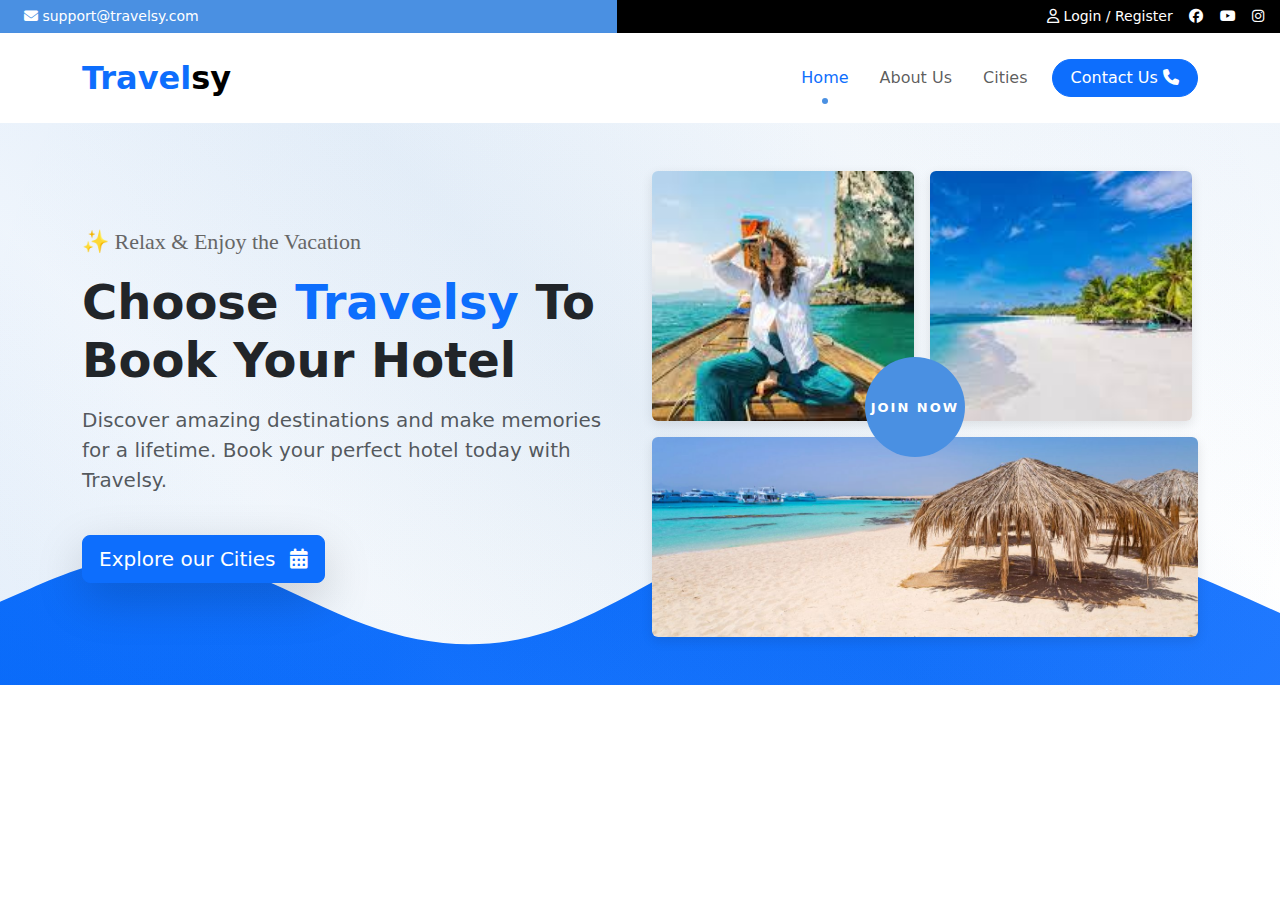
<file: index.html>
<!DOCTYPE html>
<html lang="en">
  <head>
    <meta charset="UTF-8" />
    <meta name="viewport" content="width=device-width, initial-scale=1.0" />
    <title>Travelsy</title>

    <link
      rel="stylesheet"
      href="https://cdnjs.cloudflare.com/ajax/libs/font-awesome/6.5.0/css/all.min.css"
    />
    <link
      rel="stylesheet"
      href="https://cdn.jsdelivr.net/npm/bootstrap@5.3.2/dist/css/bootstrap.min.css"
    />
    <link rel="stylesheet" href="./css/index.css" />
  </head>
  <body>
    <div class="top-header d-flex flex-wrap">
      <div class="top-bar flex-grow-1 text-center text-lg-start px-3">
        <!-- <i class="fa-solid fa-phone"></i> +1 1234567890 -->
        <a href="mailto:example@gmail.com" class="ms-2">
          <i class="fa-solid fa-envelope"></i> support@travelsy.com
        </a>
      </div>

      <div class="black-bar flex-grow-1 text-center text-lg-end px-3">
        <a href="#"><i class="fa-regular fa-user"></i> Login / Register</a>
        <a href="https://www.facebook.com/share/1AtBywFTQe/"><i class="fab fa-facebook"></i></a>
        <a href="#"><i class="fab fa-youtube"></i></a>
        <a href="#"><i class="fab fa-instagram"></i></a>
      </div>
    </div>

    <!-- Main Navbar -->
    <nav class="navbar navbar-expand-lg bg-white shadow-sm py-3">
      <div class="container">
        <a class="navbar-brand fs-2 fw-bold" href="./index.html">
          <span class="text-primary">Travel</span>sy
        </a>
        <button
          class="navbar-toggler"
          type="button"
          data-bs-toggle="collapse"
          data-bs-target="#navbarSupportedContent"
        >
          <span class="navbar-toggler-icon"></span>
        </button>
        <div class="collapse navbar-collapse" id="navbarSupportedContent">
          <ul class="navbar-nav ms-auto mb-2 mb-lg-0">
            <li class="nav-item">
              <a class="nav-link active text-primary" href="./index.html">Home</a>
            </li>
            <li class="nav-item"><a class="nav-link" href="./About.html">About Us</a></li>
            <li class="nav-item"><a class="nav-link" href="./city.html">Cities</a></li>
            
          </ul>
          <div class="d-flex ms-3 align-items-center">
            <!-- <a href="#" class="search-icon"><i class="fa fa-search"></i></a> -->
            <a href="./About.html" class="btn btn-primary btn-contact">
              Contact Us <i class="fa-solid fa-phone"></i>
            </a>
          </div>
        </div>
      </div>
    </nav>

    <section class="hero py-5">
      <div class="container">
        <div class="row align-items-center">
          <div class="col-lg-6 mb-4 mb-lg-0">
            <p class="tagline">✨ Relax & Enjoy the Vacation</p>
            <h1 class="fw-bold display-5">
              Choose <span class="text-primary">Travelsy</span> To <br />
              Book Your Hotel
            </h1>
            <p class="text-muted mt-3 lead">
              Discover amazing destinations and make memories for a lifetime.
              Book your perfect hotel today with Travelsy.
            </p>
            <a href="./city.html" class="btn btn-primary btn-lg mt-4 shadow-lg">
              Explore our Cities <i class="fa-solid fa-calendar-days ms-2"></i>
            </a>
          </div>

          <div class="col-lg-6 position-relative text-center">
            <div class="image-structure d-flex flex-column align-items-center">
              <div class="d-flex gap-3 mb-3">
                <img src="./images/download-1.jpg" class="img-fluid rounded img-vertical" alt="Travel 1" />
                <img src="./images/download-2.jpg" class="img-fluid rounded img-vertical" alt="Travel 2" />
              </div>
              <img src="./images/download-3.jpg" class="img-fluid rounded img-horizontal" alt="Travel 3" />
            </div>

            <div class="join-now">
              <span class="circle-text">Join Now</span>
            </div>
          </div>
        </div>
      </div>
    </section>

    <script src="https://cdn.jsdelivr.net/npm/bootstrap@5.3.2/dist/js/bootstrap.bundle.min.js"></script>
  </body>
</html>
</file>
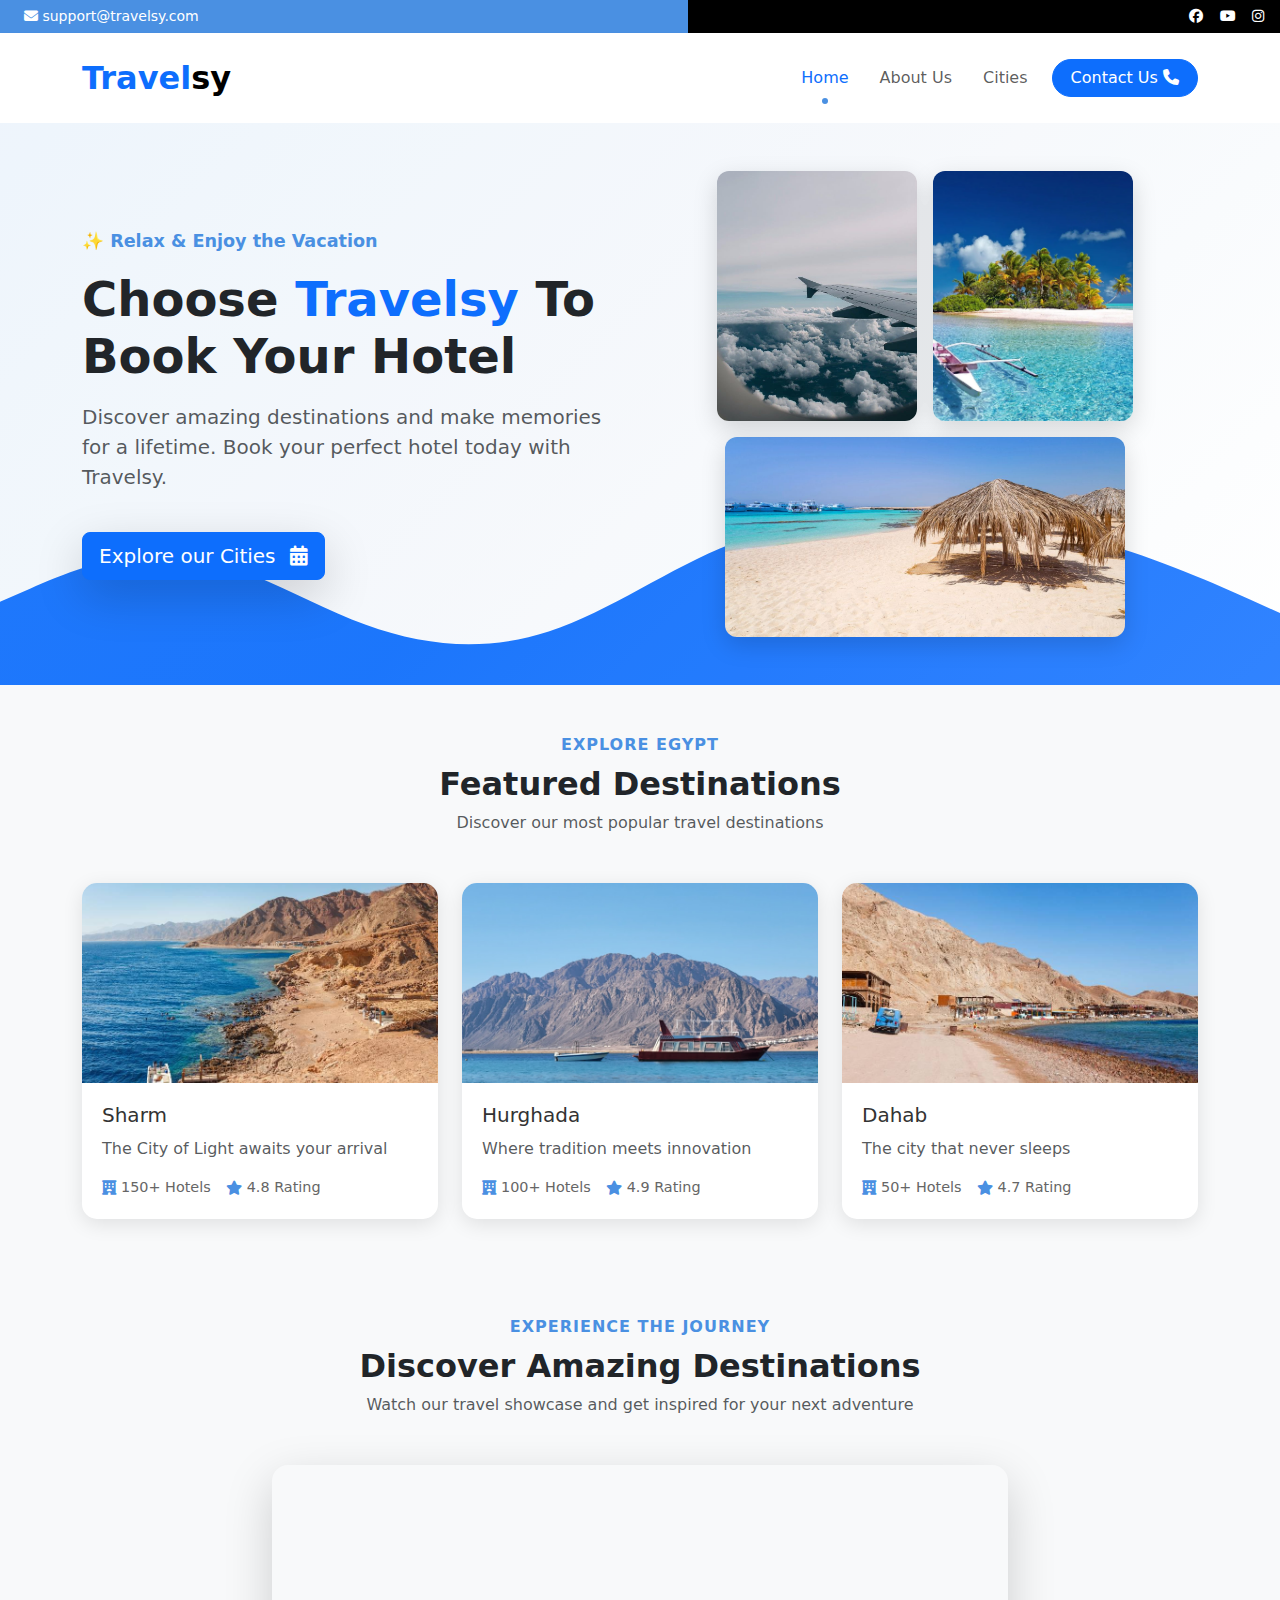
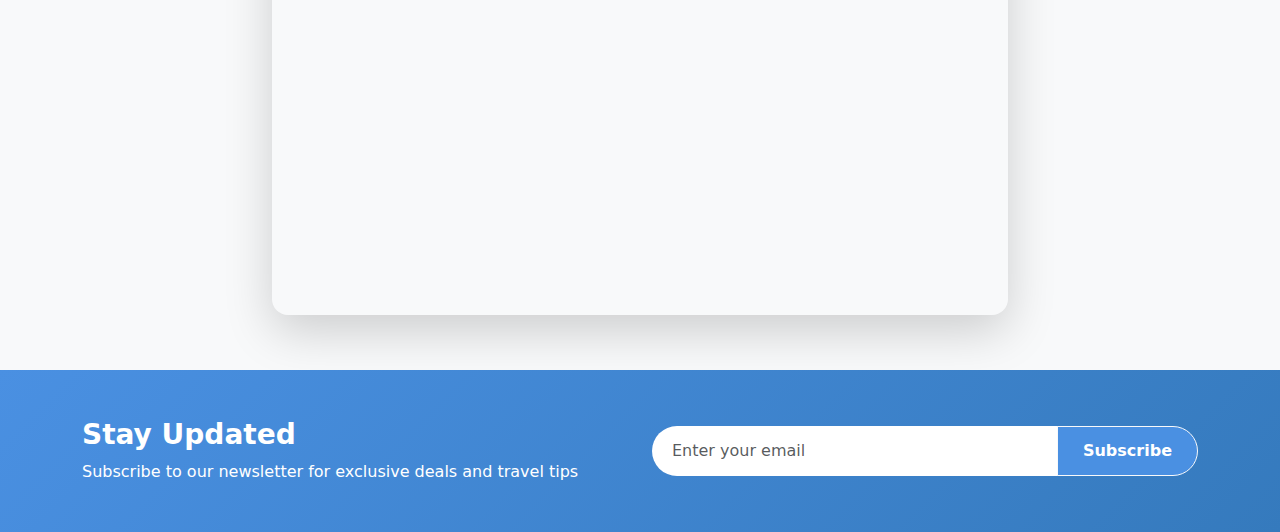
<file: Travelsy-master/Travelsy-master/index.html>
<!DOCTYPE html>
<html lang="en">
  <head>
    <meta charset="UTF-8" />
    <meta name="viewport" content="width=device-width, initial-scale=1.0" />
    <title>Travelsy</title>

    <link
      rel="stylesheet"
      href="https://cdnjs.cloudflare.com/ajax/libs/font-awesome/6.5.0/css/all.min.css"
    />
    <link
      rel="stylesheet"
      href="https://cdn.jsdelivr.net/npm/bootstrap@5.3.2/dist/css/bootstrap.min.css"
    />
    <link rel="stylesheet" href="./css/index.css" />
  </head>
  <body>
    <div class="top-header d-flex flex-wrap">
      <div class="top-bar flex-grow-1 text-center text-lg-start px-3">
        <a href="mailto:example@gmail.com" class="ms-2">
          <i class="fa-solid fa-envelope"></i> support@travelsy.com
        </a>
      </div>

      <div class="black-bar flex-grow-1 text-center text-lg-end px-3">
        <!--<a href="#"><i class="fa-regular fa-user"></i> Login / Register</a> --> 
        <a href="https://www.facebook.com/share/1AtBywFTQe/"><i class="fab fa-facebook"></i></a>
        <a href="#"><i class="fab fa-youtube"></i></a>
        <a href="#"><i class="fab fa-instagram"></i></a>
      </div>
    </div>

    <nav class="navbar navbar-expand-lg bg-white shadow-sm py-3">
      <div class="container">
        <a class="navbar-brand fs-2 fw-bold" href="./index.html">
          <span class="text-primary">Travel</span>sy
        </a>
        <button
          class="navbar-toggler"
          type="button"
          data-bs-toggle="collapse"
          data-bs-target="#navbarSupportedContent"
        >
          <span class="navbar-toggler-icon"></span>
        </button>
        <div class="collapse navbar-collapse" id="navbarSupportedContent">
          <ul class="navbar-nav ms-auto mb-2 mb-lg-0">
            <li class="nav-item">
              <a class="nav-link active text-primary" href="./index.html">Home</a>
            </li>
            <li class="nav-item"><a class="nav-link" href="./About.html">About Us</a></li>
            <li class="nav-item"><a class="nav-link" href="./city.html">Cities</a></li>
          </ul>
          <div class="d-flex ms-3 align-items-center">
            <a href="./About.html" class="btn btn-primary btn-contact">
              Contact Us <i class="fa-solid fa-phone"></i>
            </a>
          </div>
        </div>
      </div>
    </nav>

    <div class="page-content">
      <section class="hero py-5">
        <div class="container">
          <div class="row align-items-center">
            <div class="col-lg-6 mb-4 mb-lg-0">
              <p class="tagline">✨ Relax & Enjoy the Vacation</p>
              <h1 class="fw-bold display-5">
                Choose <span class="text-primary">Travelsy</span> To <br />
                Book Your Hotel
              </h1>
              <p class="text-muted mt-3 lead">
                Discover amazing destinations and make memories for a lifetime.
                Book your perfect hotel today with Travelsy.
              </p>
              <a href="./city.html" class="btn btn-primary btn-lg mt-4 shadow-lg">
                Explore our Cities <i class="fa-solid fa-calendar-days ms-2"></i>
              </a>
            </div>

            <div class="col-lg-6 position-relative text-center">
              <div class="image-structure d-flex flex-column align-items-center">
                <div class="d-flex gap-3 mb-3">
                  <div class="clickable-image-container">
                    <img src="./images/download-1.jpg" class="img-fluid rounded img-vertical clickable-image" alt="Travel 1" />
                    <div class="image-overlay">
                      <div class="overlay-content">
                        <h6 class="text-white mb-2">Connect with Us</h6>
                        <div class="social-links-overlay">
                          <a href="https://www.facebook.com/share/1AtBywFTQe/" class="social-link" target="_blank">
                            <i class="fab fa-facebook"></i>
                          </a>
                          <a href="#" class="social-link" target="_blank">
                            <i class="fab fa-instagram"></i>
                          </a>
                          <a href="#" class="social-link" target="_blank">
                            <i class="fab fa-youtube"></i>
                          </a>
                        </div>
                      </div>
                    </div>
                  </div>
                  <div class="clickable-image-container">
                    <img src="./images/download-2.jpg" class="img-fluid rounded img-vertical clickable-image" alt="Travel 2" />
                    <div class="image-overlay">
                      <div class="overlay-content">
                        <h6 class="text-white mb-2">About Our Team</h6>
                        <a href="./About.html" class="btn btn-light btn-sm">
                          Meet the Founders <i class="fa-solid fa-arrow-right ms-1"></i>
                        </a>
                      </div>
                    </div>
                  </div>
                </div>
                <div class="clickable-image-container">
                  <img src="./images/download-3.jpg" class="img-fluid rounded img-horizontal clickable-image" alt="Travel 3" />
                  <div class="image-overlay">
                    <div class="overlay-content">
                      <h6 class="text-white mb-2">Explore Destinations</h6>
                      <a href="./city.html" class="btn btn-light btn-sm">
                        View All Cities <i class="fa-solid fa-map-marker-alt ms-1"></i>
                      </a>
                    </div>
                  </div>
                </div>
              </div>
            </div>
          </div>
        </div>
      </section>

      <section class="featured-destinations py-5">
        <div class="container">
          <div class="text-center mb-5">
            <p class="section-subtitle">Explore Egypt</p>
            <h2 class="fw-bold">Featured Destinations</h2>
            <p class="text-muted">Discover our most popular travel destinations</p>
          </div>
          
          <div class="row g-4">
            <div class="col-lg-4 col-md-6">
              <div class="destination-card">
                <div class="destination-image">
                  <img src="./images/D1.jpeg" alt="Destination 1" class="img-fluid">
                  <div class="destination-overlay">
                    <a href="./city.html" class="btn btn-light">Explore</a>
                  </div>
                </div>
                <div class="destination-content">
                  <h5>Sharm</h5>
                  <p class="text-muted">The City of Light awaits your arrival</p>
                  <div class="destination-stats">
                    <span><i class="fa-solid fa-hotel"></i> 150+ Hotels</span>
                    <span><i class="fa-solid fa-star"></i> 4.8 Rating</span>
                  </div>
                </div>
              </div>
            </div>
            
            <div class="col-lg-4 col-md-6">
              <div class="destination-card">
                <div class="destination-image">
                  <img src="./images/D2.jpg" alt="Destination 2" class="img-fluid">
                  <div class="destination-overlay">
                    <a href="./city.html" class="btn btn-light">Explore</a>
                  </div>
                </div>
                <div class="destination-content">
                  <h5>Hurghada</h5>
                  <p class="text-muted">Where tradition meets innovation</p>
                  <div class="destination-stats">
                    <span><i class="fa-solid fa-hotel"></i> 100+ Hotels</span>
                    <span><i class="fa-solid fa-star"></i> 4.9 Rating</span>
                  </div>
                </div>
              </div>
            </div>
            
            <div class="col-lg-4 col-md-6">
              <div class="destination-card">
                <div class="destination-image">
                  <img src="./images/D3.jpeg" alt="Destination 3" class="img-fluid">
                  <div class="destination-overlay">
                    <a href="./city.html" class="btn btn-light">Explore</a>
                  </div>
                </div>
                <div class="destination-content">
                  <h5>Dahab</h5>
                  <p class="text-muted">The city that never sleeps</p>
                  <div class="destination-stats">
                    <span><i class="fa-solid fa-hotel"></i> 50+ Hotels</span>
                    <span><i class="fa-solid fa-star"></i> 4.7 Rating</span>
                  </div>
                </div>
              </div>
            </div>
          </div>
        </div>
      </section>

      <section class="video-section py-5 bg-light">
        <div class="container">
          <div class="text-center mb-5">
            <p class="section-subtitle">Experience the Journey</p>
            <h2 class="fw-bold">Discover Amazing Destinations</h2>
            <p class="text-muted">Watch our travel showcase and get inspired for your next adventure</p>
          </div>
          
          <div class="row justify-content-center">
            <div class="col-lg-8">
              <div class="video-container">
                <iframe 
                  width="100%" 
                  height="450" 
                  src="https://www.youtube.com/embed/k2cJYq-AV80?si=_LjtIcFBy9uhBcsC" 
                  title="Travel Destinations Video" 
                  frameborder="0" 
                  allow="accelerometer; autoplay; clipboard-write; encrypted-media; gyroscope; picture-in-picture; web-share" 
                  allowfullscreen
                  class="rounded-4 shadow-lg">
                </iframe>
              </div>
            </div>
          </div>
        </div>
      </section>

      <!-- <section>
      <iframe width="1500" height="315" src="https://www.youtube.com/embed/1L7Y6tCOaxk?si=1N0zripoYA_1McSq" title="YouTube video player" frameborder="0" allow="accelerometer; autoplay; clipboard-write; encrypted-media; gyroscope; picture-in-picture; web-share" referrerpolicy="strict-origin-when-cross-origin" allowfullscreen></iframe>
    </section> -->

       <section class="newsletter-section py-5 bg-primary text-white">
      <div class="container">
        <div class="row align-items-center">
          <div class="col-lg-6">
            <h3 class="fw-bold">Stay Updated</h3>
            <p class="mb-0">Subscribe to our newsletter for exclusive deals and travel tips</p>
          </div>
          <div class="col-lg-6">
            <form class="newsletter-form">
              <div class="input-group">
                <input type="email" class="form-control" placeholder="Enter your email">
                <button class="btn btn-light" type="submit">Subscribe</button>
              </div>
            </form>
          </div>
        </div>
      </div>
    </section>

    

    <script src="https://cdn.jsdelivr.net/npm/bootstrap@5.3.2/dist/js/bootstrap.bundle.min.js"></script>
  </body>
</html>
</file>
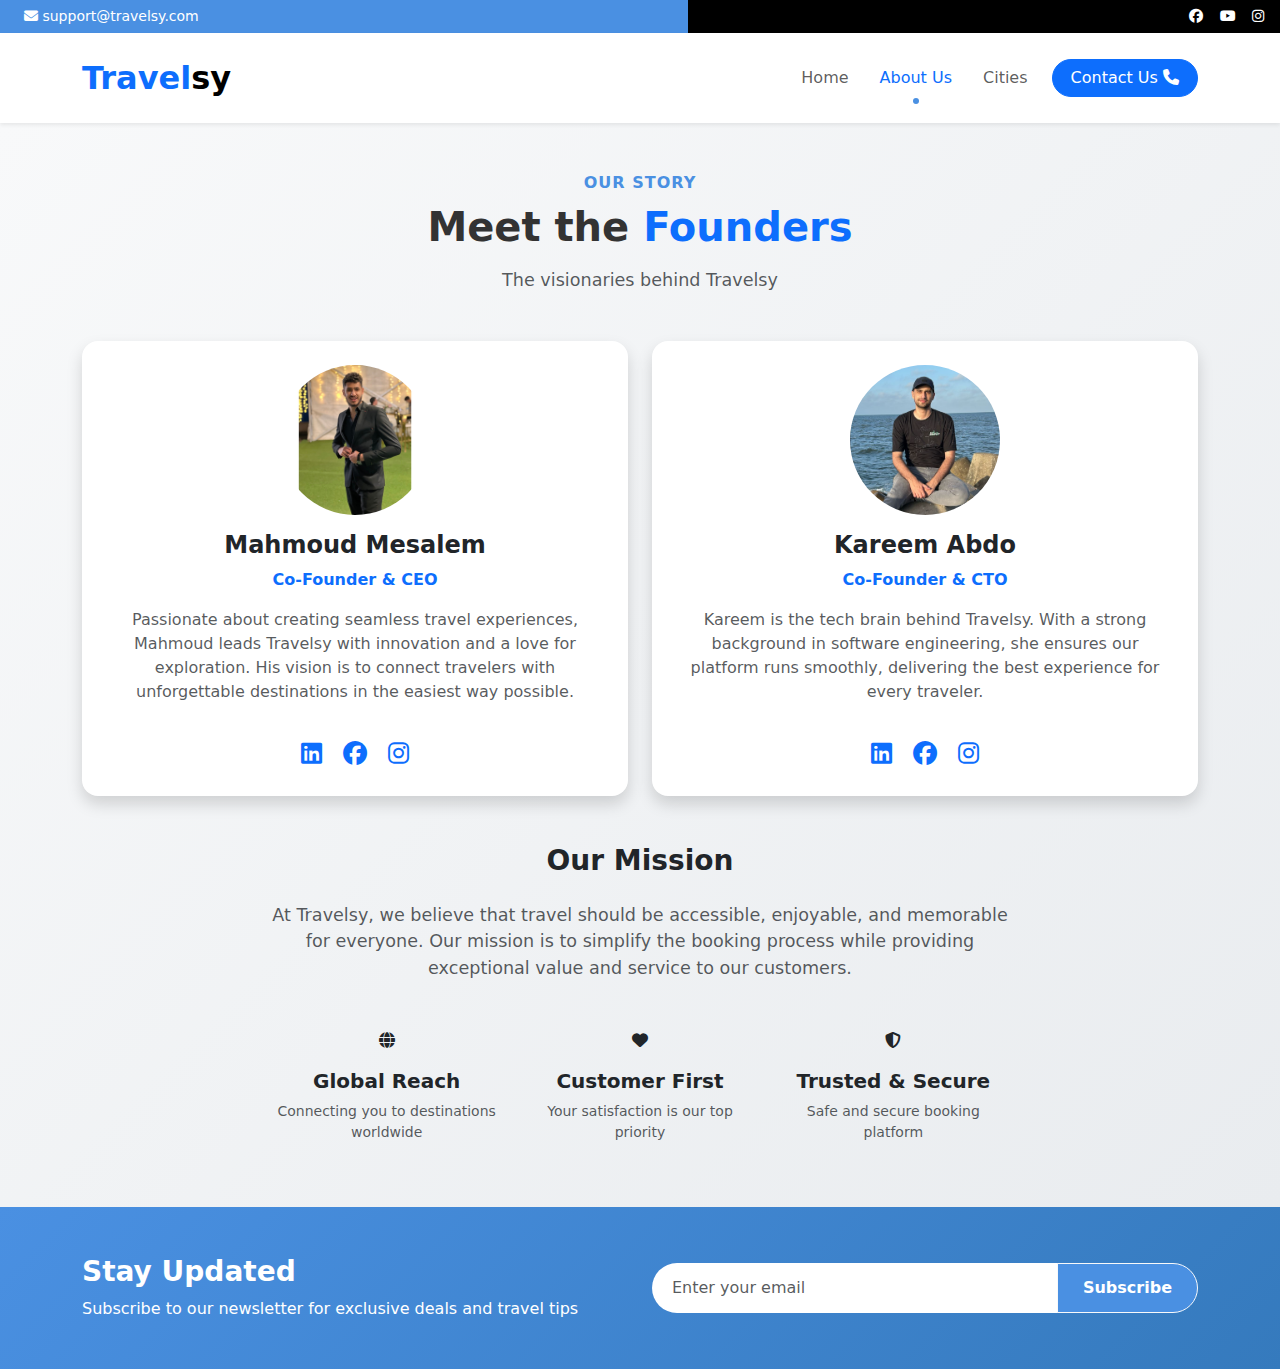
<file: About.html>
<!DOCTYPE html>
<html lang="en">
  <head>
    <meta charset="UTF-8" />
    <meta name="viewport" content="width=device-width, initial-scale=1.0" />
    <title>About Us - Travelsy</title>

    <link
      rel="stylesheet"
      href="https://cdnjs.cloudflare.com/ajax/libs/font-awesome/6.5.0/css/all.min.css"
    />
    <link
      rel="stylesheet"
      href="https://cdn.jsdelivr.net/npm/bootstrap@5.3.2/dist/css/bootstrap.min.css"
    />
    <link rel="stylesheet" href="./css/about.css" />
  </head>
  <body>
    <div class="top-header d-flex flex-wrap">
      <div class="top-bar flex-grow-1 text-center text-lg-start px-3">
        <a href="mailto:support@travelsy.com" class="ms-2">
          <i class="fa-solid fa-envelope"></i> support@travelsy.com
        </a>
      </div>
      <div class="black-bar flex-grow-1 text-center text-lg-end px-3">
        <!-- <a href="#"><i class="fa-regular fa-user"></i> Login / Register</a> -->
        <a href="https://www.facebook.com/share/1AtBywFTQe/"
          ><i class="fab fa-facebook"></i
        ></a>
        <a href="#"><i class="fab fa-youtube"></i></a>
        <a href="#"><i class="fab fa-instagram"></i></a>
      </div>
    </div>

    <nav class="navbar navbar-expand-lg bg-white shadow-sm py-3">
      <div class="container">
        <a class="navbar-brand fs-2 fw-bold" href="./index.html">
          <span class="text-primary">Travel</span>sy
        </a>
        <button
          class="navbar-toggler"
          type="button"
          data-bs-toggle="collapse"
          data-bs-target="#navbarSupportedContent"
        >
          <span class="navbar-toggler-icon"></span>
        </button>
        <div class="collapse navbar-collapse" id="navbarSupportedContent">
          <ul class="navbar-nav ms-auto mb-2 mb-lg-0">
            <li class="nav-item">
              <a class="nav-link" href="./index.html">Home</a>
            </li>
            <li class="nav-item">
              <a class="nav-link active text-primary" href="./About.html"
                >About Us</a
              >
            </li>
            <li class="nav-item">
              <a class="nav-link" href="./city.html">Cities</a>
            </li>
          </ul>
          <div class="d-flex ms-3 align-items-center">
            <a href="./About.html" class="btn btn-primary btn-contact">
              Contact Us <i class="fa-solid fa-phone"></i>
            </a>
          </div>
        </div>
      </div>
    </nav>

    <div class="page-content">
      <section class="about-section py-5 bg-light">
        <div class="container">
          <div class="text-center mb-5">
            <p class="section-subtitle">Our Story</p>
            <h2 class="fw-bold display-6">
              Meet the <span class="text-primary">Founders</span>
            </h2>
            <p class="text-muted lead">The visionaries behind Travelsy</p>
          </div>

          <div class="row g-4">
            <div class="col-md-6">
              <div class="card shadow border-0 h-100 text-center p-4 rounded-4">
                <img
                  src="images/Mahmoud.jpeg"
                  class="rounded-circle mx-auto mb-3"
                  alt="Founder Me"
                  width="150"
                  height="150"
                />
                <h4 class="fw-bold">Mahmoud Mesalem</h4>
                <p class="text-primary mb-3 fw-semibold">Co-Founder & CEO</p>
                <p class="text-muted">
                  Passionate about creating seamless travel experiences, Mahmoud
                  leads Travelsy with innovation and a love for exploration. His
                  vision is to connect travelers with unforgettable destinations
                  in the easiest way possible.
                </p>
                <div class="social-links mt-3">
                  <a href="#" class="text-primary me-3 fs-4"
                    ><i class="fab fa-linkedin"></i
                  ></a>
                  <a
                    href="https://www.facebook.com/share/1AtBywFTQe/"
                    class="text-primary me-3 fs-4"
                    ><i class="fab fa-facebook"></i
                  ></a>
                  <a
                    href="https://www.instagram.com/3bsatar_/"
                    class="text-primary fs-4"
                    ><i class="fab fa-instagram"></i
                  ></a>
                </div>
              </div>
            </div>

            <div class="col-md-6">
              <div class="card shadow border-0 h-100 text-center p-4 rounded-4">
                <img
                  src="images/Kareem.PNG"
                  class="rounded-circle mx-auto mb-3"
                  alt="Founder Kareem"
                  width="150"
                  height="150"
                />
                <h4 class="fw-bold">Kareem Abdo</h4>
                <p class="text-primary mb-3 fw-semibold">Co-Founder & CTO</p>
                <p class="text-muted">
                  Kareem is the tech brain behind Travelsy. With a strong
                  background in software engineering, she ensures our platform
                  runs smoothly, delivering the best experience for every
                  traveler.
                </p>
                <div class="social-links mt-3">
                  <a href="#" class="text-primary me-3 fs-4"
                    ><i class="fab fa-linkedin"></i
                  ></a>
                  <a href="#" class="text-primary me-3 fs-4"
                    ><i class="fab fa-facebook"></i
                  ></a>
                  <a href="#" class="text-primary fs-4"
                    ><i class="fab fa-instagram"></i
                  ></a>
                </div>
              </div>
            </div>
          </div>

          <div class="row mt-5">
            <div class="col-lg-8 mx-auto text-center">
              <div class="about-content">
                <h3 class="fw-bold mb-4">Our Mission</h3>
                <p class="text-muted lead">
                  At Travelsy, we believe that travel should be accessible,
                  enjoyable, and memorable for everyone. Our mission is to
                  simplify the booking process while providing exceptional value
                  and service to our customers.
                </p>
                <div class="row g-4 mt-4">
                  <div class="col-md-4">
                    <div class="text-center">
                      <div class="service-icon mx-auto mb-3">
                        <i class="fa-solid fa-globe"></i>
                      </div>
                      <h5 class="fw-bold">Global Reach</h5>
                      <p class="text-muted small">
                        Connecting you to destinations worldwide
                      </p>
                    </div>
                  </div>
                  <div class="col-md-4">
                    <div class="text-center">
                      <div class="service-icon mx-auto mb-3">
                        <i class="fa-solid fa-heart"></i>
                      </div>
                      <h5 class="fw-bold">Customer First</h5>
                      <p class="text-muted small">
                        Your satisfaction is our top priority
                      </p>
                    </div>
                  </div>
                  <div class="col-md-4">
                    <div class="text-center">
                      <div class="service-icon mx-auto mb-3">
                        <i class="fa-solid fa-shield-alt"></i>
                      </div>
                      <h5 class="fw-bold">Trusted & Secure</h5>
                      <p class="text-muted small">
                        Safe and secure booking platform
                      </p>
                    </div>
                  </div>
                </div>
              </div>
            </div>
          </div>
        </div>
      </section>
    </div>

    <!-- Newsletter Section -->
    <section class="newsletter-section py-5 bg-primary text-white">
      <div class="container">
        <div class="row align-items-center">
          <div class="col-lg-6">
            <h3 class="fw-bold">Stay Updated</h3>
            <p class="mb-0">
              Subscribe to our newsletter for exclusive deals and travel tips
            </p>
          </div>
          <div class="col-lg-6">
            <form class="newsletter-form">
              <div class="input-group">
                <input
                  type="email"
                  class="form-control"
                  placeholder="Enter your email"
                />
                <button class="btn btn-light" type="submit">Subscribe</button>
              </div>
            </form>
          </div>
        </div>
      </div>
    </section>

    <script src="https://cdn.jsdelivr.net/npm/bootstrap@5.3.2/dist/js/bootstrap.bundle.min.js"></script>
  </body>
</html>
</file>
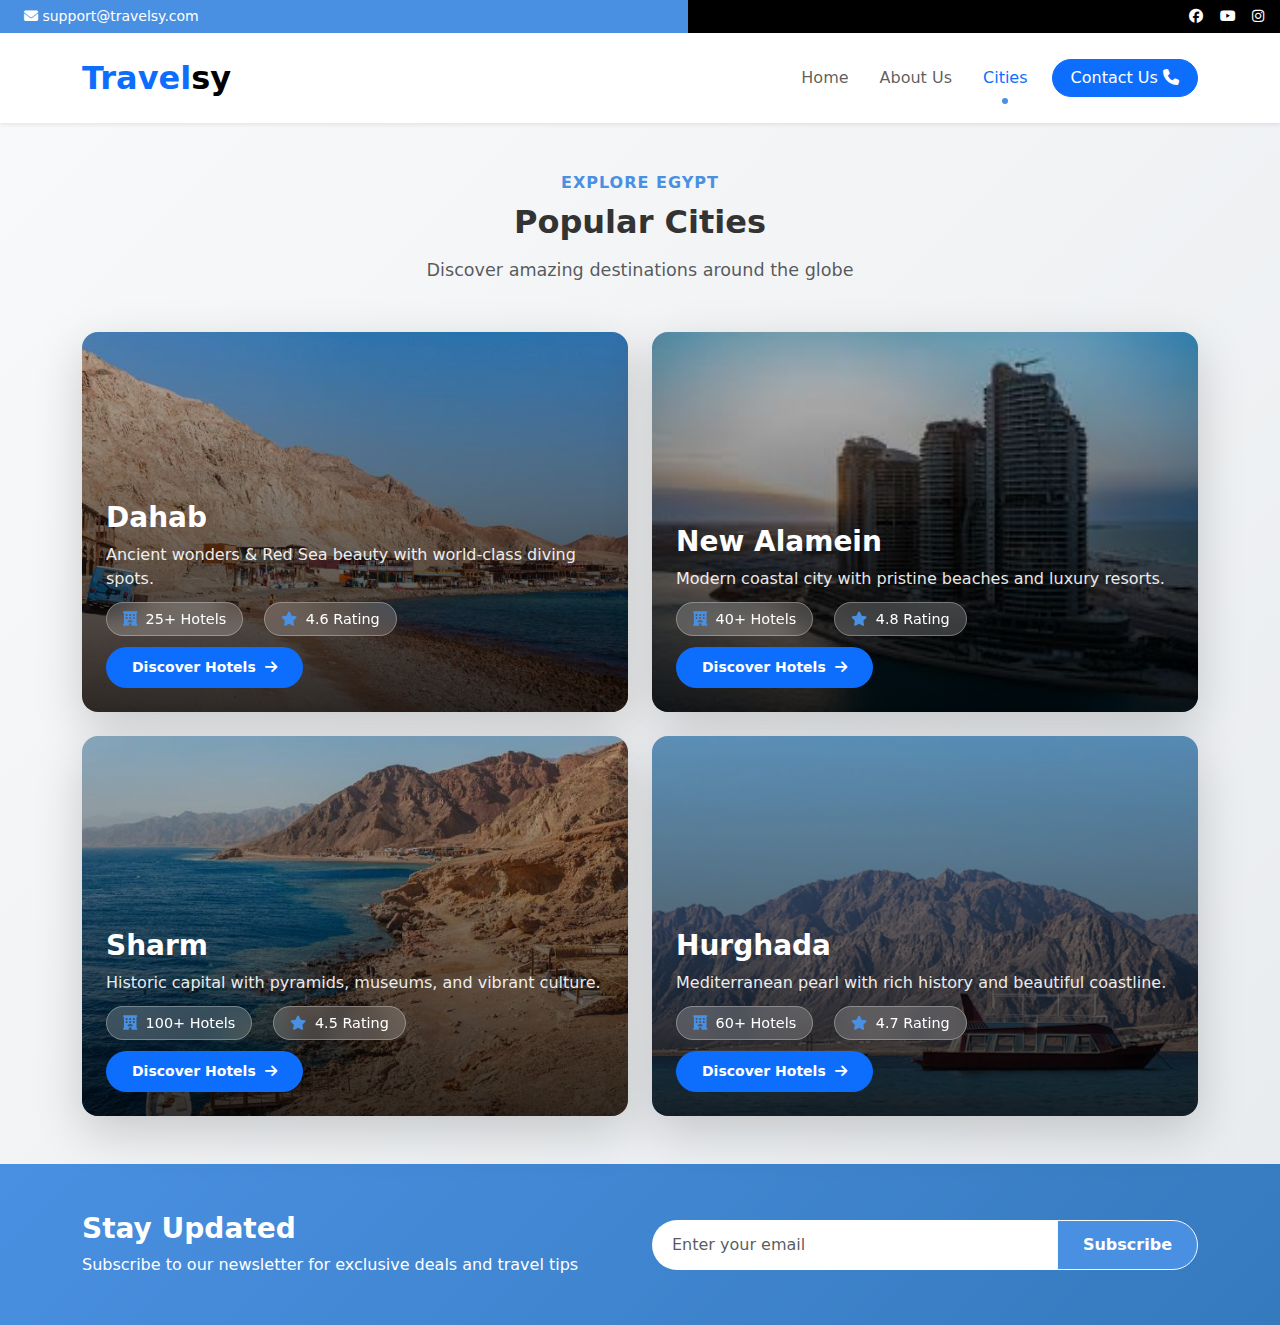
<file: city.html>
<!DOCTYPE html>
<html lang="en">
<head>
  <meta charset="UTF-8" />
  <meta name="viewport" content="width=device-width, initial-scale=1.0" />
  <title>Cities</title>

  <link rel="stylesheet" href="https://cdnjs.cloudflare.com/ajax/libs/font-awesome/6.5.0/css/all.min.css"/>
  <link rel="stylesheet" href="https://cdn.jsdelivr.net/npm/bootstrap@5.3.2/dist/css/bootstrap.min.css"/>
  <link rel="stylesheet" href="./css/city.css" />
</head>
<body>
<div class="top-header d-flex flex-wrap">
      <div class="top-bar flex-grow-1 text-center text-lg-start px-3">
        <a href="mailto:support@travelsy.com" class="ms-2">
          <i class="fa-solid fa-envelope"></i> support@travelsy.com
        </a>
      </div>
      <div class="black-bar flex-grow-1 text-center text-lg-end px-3">
        <!-- <a href="#"><i class="fa-regular fa-user"></i> Login / Register</a> -->
        <a href="https://www.facebook.com/share/1AtBywFTQe/"><i class="fab fa-facebook"></i></a>
        <a href="#"><i class="fab fa-youtube"></i></a>
        <a href="https://www.instagram.com/3bsatar_/"><i class="fab fa-instagram"></i></a>
      </div>
    </div>

    <nav class="navbar navbar-expand-lg bg-white shadow-sm py-3">
      <div class="container">
        <a class="navbar-brand fs-2 fw-bold" href="./index.html">
          <span class="text-primary">Travel</span>sy
        </a>
        <button
          class="navbar-toggler"
          type="button"
          data-bs-toggle="collapse"
          data-bs-target="#navbarSupportedContent"
        >
          <span class="navbar-toggler-icon"></span>
        </button>
        <div class="collapse navbar-collapse" id="navbarSupportedContent">
          <ul class="navbar-nav ms-auto mb-2 mb-lg-0">
            <li class="nav-item">
              <a class="nav-link" href="./index.html">Home</a>
            </li>
            <li class="nav-item">
              <a class="nav-link" href="./About.html">About Us</a>
            </li>
            <li class="nav-item">
              <a class="nav-link active text-primary" href="./city.html">Cities</a>
            </li>
          </ul>
          <div class="d-flex ms-3 align-items-center">
            <a href="./About.html" class="btn btn-primary btn-contact">
              Contact Us <i class="fa-solid fa-phone"></i>
            </a>
          </div>
      </div>
    </nav>

  <div class="page-content">
    <section class="cities-section py-5 bg-light">
      <div class="container">
        <div class="text-center mb-5">
          <p class="section-subtitle">Explore Egypt</p>
          <h2 class="fw-bold">Popular Cities</h2>
          <p class="text-muted">Discover amazing destinations around the globe</p>
        </div>

        <div class="row g-4">
          <div class="col-md-6">
            <div class="city-card position-relative rounded-4 overflow-hidden shadow-lg" style="height:380px;">
                            <img src="./images/D3.jpeg" class="w-100 h-100 object-fit-cover" alt="Dahab">

              <div class="city-overlay position-absolute top-0 start-0 w-100 h-100 d-flex flex-column justify-content-end p-4 text-white">
                <h3 class="fw-bold mb-2">Dahab</h3>
                <p class="mb-3">Ancient wonders & Red Sea beauty with world-class diving spots.</p>
                <div class="city-stats mb-3">
                  <span class="me-3"><i class="fa-solid fa-hotel me-1"></i> 25+ Hotels</span>
                  <span><i class="fa-solid fa-star me-1"></i> 4.6 Rating</span>
                </div>
                <a href="./pages/Dahab.html" class="btn btn-primary rounded-pill btn-sm align-self-start">
                  Discover Hotels <i class="fa-solid fa-arrow-right ms-1"></i>
                </a>
              </div>
            </div>
          </div>

          <div class="col-md-6">
            <div class="city-card position-relative rounded-4 overflow-hidden shadow-lg" style="height:380px;">
              <img src="./images/NA1.jpeg" class="w-100 h-100 object-fit-cover" alt="New Alamein">
              <div class="city-overlay position-absolute top-0 start-0 w-100 h-100 d-flex flex-column justify-content-end p-4 text-white">
                <h3 class="fw-bold mb-2">New Alamein</h3>
                <p class="mb-3">Modern coastal city with pristine beaches and luxury resorts.</p>
                <div class="city-stats mb-3">
                  <span class="me-3"><i class="fa-solid fa-hotel me-1"></i> 40+ Hotels</span>
                  <span><i class="fa-solid fa-star me-1"></i> 4.8 Rating</span>
                </div>
                <a href="./pages/new-Alalamein.html" class="btn btn-primary rounded-pill btn-sm align-self-start">
                  Discover Hotels <i class="fa-solid fa-arrow-right ms-1"></i>
                </a>
              </div>
            </div>
          </div>

          <div class="col-md-6">
            <div class="city-card position-relative rounded-4 overflow-hidden shadow-lg" style="height:380px;">
              <img src="./images/D1.jpeg" class="w-100 h-100 object-fit-cover" alt="Cairo">
              <div class="city-overlay position-absolute top-0 start-0 w-100 h-100 d-flex flex-column justify-content-end p-4 text-white">
                <h3 class="fw-bold mb-2">Sharm</h3>
                <p class="mb-3">Historic capital with pyramids, museums, and vibrant culture.</p>
                <div class="city-stats mb-3">
                  <span class="me-3"><i class="fa-solid fa-hotel me-1"></i> 100+ Hotels</span>
                  <span><i class="fa-solid fa-star me-1"></i> 4.5 Rating</span>
                </div>
                <a href="./pages/hotels.html" class="btn btn-primary rounded-pill btn-sm align-self-start">
                  Discover Hotels <i class="fa-solid fa-arrow-right ms-1"></i>
                </a>
              </div>
            </div>
          </div>

          <div class="col-md-6">
            <div class="city-card position-relative rounded-4 overflow-hidden shadow-lg" style="height:380px;">
              <img src="./images/D2.jpg" class="w-100 h-100 object-fit-cover" alt="Alexandria">
              <div class="city-overlay position-absolute top-0 start-0 w-100 h-100 d-flex flex-column justify-content-end p-4 text-white">
                <h3 class="fw-bold mb-2">Hurghada</h3>
                <p class="mb-3">Mediterranean pearl with rich history and beautiful coastline.</p>
                <div class="city-stats mb-3">
                  <span class="me-3"><i class="fa-solid fa-hotel me-1"></i> 60+ Hotels</span>
                  <span><i class="fa-solid fa-star me-1"></i> 4.7 Rating</span>
                </div>
                <a href="./pages/hurghada.html" class="btn btn-primary rounded-pill btn-sm align-self-start">
                  Discover Hotels <i class="fa-solid fa-arrow-right ms-1"></i>
                </a>
              </div>
            </div>
          </div>
        </div>
      </div>
    </section>

    
    <section class="newsletter-section py-5 bg-primary text-white">
      <div class="container">
        <div class="row align-items-center">
          <div class="col-lg-6">
            <h3 class="fw-bold">Stay Updated</h3>
            <p class="mb-0">Subscribe to our newsletter for exclusive deals and travel tips</p>
          </div>
          <div class="col-lg-6">
            <form class="newsletter-form">
              <div class="input-group">
                <input type="email" class="form-control" placeholder="Enter your email">
                <button class="btn btn-light" type="submit">Subscribe</button>
              </div>
            </form>
          </div>
        </div>
      </div>
    </section>
  </div>



  <script src="https://cdn.jsdelivr.net/npm/bootstrap@5.3.2/dist/js/bootstrap.bundle.min.js"></script>
</body>
</html>
</file>
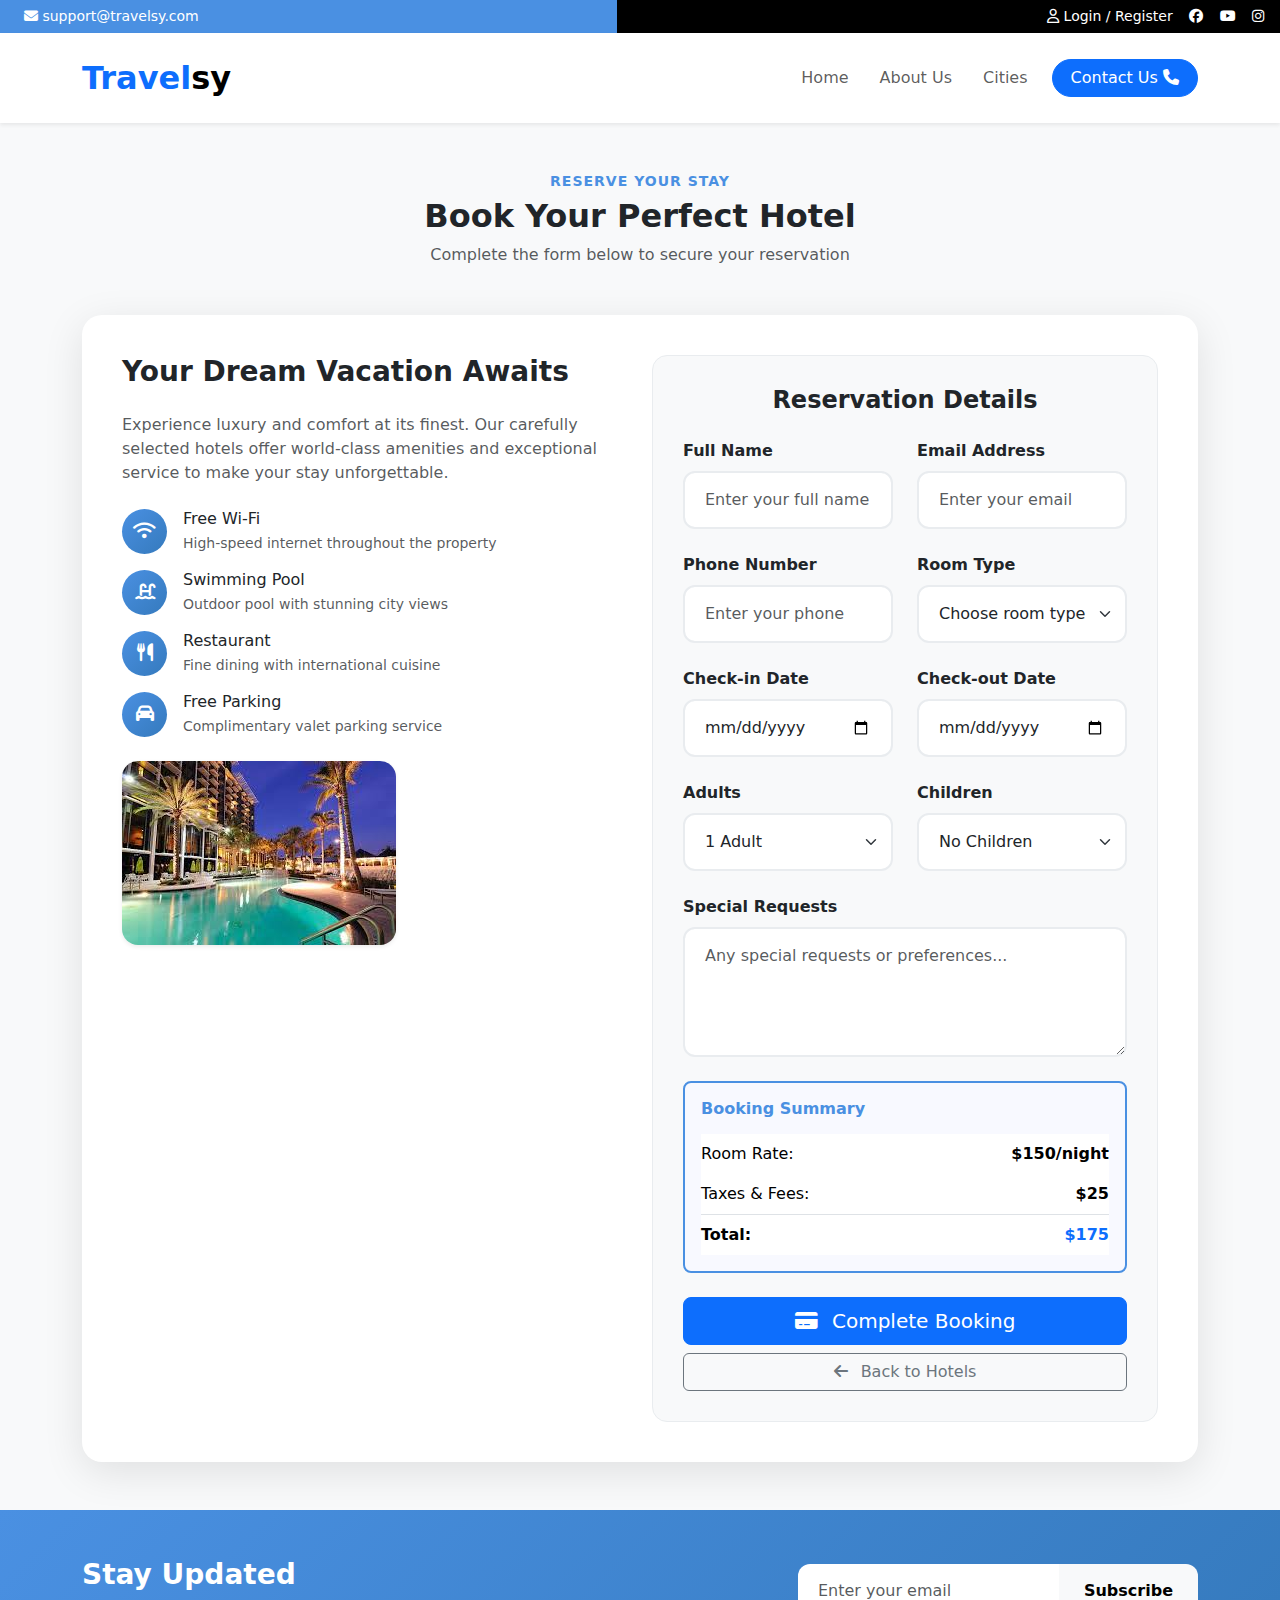
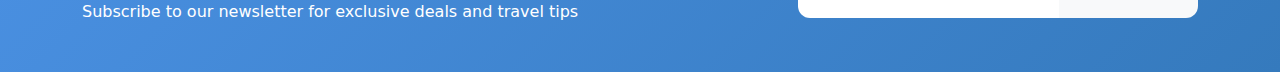
<file: pages/booking.html>
<!DOCTYPE html>
<html lang="en">
<head>
    <meta charset="UTF-8">
    <meta name="viewport" content="width=device-width, initial-scale=1.0">
    <title>Travelsy - Hotel Booking</title>
    <link rel="stylesheet" href="https://cdnjs.cloudflare.com/ajax/libs/font-awesome/6.5.0/css/all.min.css"/>
    <link rel="stylesheet" href="https://cdn.jsdelivr.net/npm/bootstrap@5.3.2/dist/css/bootstrap.min.css"/>
    <link rel="stylesheet" href="../css/index.css" />
</head>
<body>
    <div class="top-header d-flex flex-wrap">
        <div class="top-bar flex-grow-1 text-center text-lg-start px-3">
          <a href="mailto:support@travelsy.com" class="ms-2">
            <i class="fa-solid fa-envelope"></i> support@travelsy.com
          </a>
        </div>
        <div class="black-bar flex-grow-1 text-center text-lg-end px-3">
          <a href="#"><i class="fa-regular fa-user"></i> Login / Register</a>
          <a href="https://www.facebook.com/share/1AtBywFTQe/"><i class="fab fa-facebook"></i></a>
          <a href="#"><i class="fab fa-youtube"></i></a>
          <a href="#"><i class="fab fa-instagram"></i></a>
        </div>
      </div>
  
      <nav class="navbar navbar-expand-lg bg-white shadow-sm py-3">
        <div class="container">
          <a class="navbar-brand fs-2 fw-bold" href="../index.html">
            <span class="text-primary">Travel</span>sy
          </a>
          <button
            class="navbar-toggler"
            type="button"
            data-bs-toggle="collapse"
            data-bs-target="#navbarSupportedContent"
          >
            <span class="navbar-toggler-icon"></span>
          </button>
          <div class="collapse navbar-collapse" id="navbarSupportedContent">
            <ul class="navbar-nav ms-auto mb-2 mb-lg-0">
              <li class="nav-item">
                <a class="nav-link" href="../index.html">Home</a>
              </li>
              <li class="nav-item">
                <a class="nav-link" href="../About.html">About Us</a>
              </li>
              <li class="nav-item">
                <a class="nav-link" href="../city.html">Cities</a>
              </li>
            </ul>
            <div class="d-flex ms-3 align-items-center">
              <a href="../About.html" class="btn btn-primary btn-contact">
                Contact Us <i class="fa-solid fa-phone"></i>
              </a>
            </div>
          </div>
        </div>
      </nav>

      <div class="page-content">
        <section class="booking-section py-5 bg-light">
          <div class="container">
              <div class="text-center mb-5">
                  <p class="section-subtitle">Reserve Your Stay</p>
                  <h2 class="fw-bold">Book Your Perfect Hotel</h2>
                  <p class="text-muted">Complete the form below to secure your reservation</p>
              </div>
              
              <div class="row justify-content-center">
                  <div class="col-lg-12">
                      <div class="booking-form-container">
                          <div class="row">
                              <div class="col-lg-6 booking-form-info">
                                  <h3 class="fw-bold mb-4">Your Dream Vacation Awaits</h3>
                                  <p class="text-muted mb-4">Experience luxury and comfort at its finest. Our carefully selected hotels offer world-class amenities and exceptional service to make your stay unforgettable.</p>
                                  
                                  <div class="booking-features mb-4">
                                      <div class="feature-item d-flex align-items-center mb-3">
                                          <div class="feature-icon me-3">
                                              <i class="fa-solid fa-wifi"></i>
                                          </div>
                                          <div>
                                              <h6 class="mb-1">Free Wi-Fi</h6>
                                              <p class="text-muted mb-0 small">High-speed internet throughout the property</p>
                                          </div>
                                      </div>
                                      
                                      <div class="feature-item d-flex align-items-center mb-3">
                                          <div class="feature-icon me-3">
                                              <i class="fa-solid fa-swimming-pool"></i>
                                          </div>
                                          <div>
                                              <h6 class="mb-1">Swimming Pool</h6>
                                              <p class="text-muted mb-0 small">Outdoor pool with stunning city views</p>
                                          </div>
                                      </div>
                                      
                                      <div class="feature-item d-flex align-items-center mb-3">
                                          <div class="feature-icon me-3">
                                              <i class="fa-solid fa-utensils"></i>
                                          </div>
                                          <div>
                                              <h6 class="mb-1">Restaurant</h6>
                                              <p class="text-muted mb-0 small">Fine dining with international cuisine</p>
                                          </div>
                                      </div>
                                      
                                      <div class="feature-item d-flex align-items-center">
                                          <div class="feature-icon me-3">
                                              <i class="fa-solid fa-car"></i>
                                          </div>
                                          <div>
                                              <h6 class="mb-1">Free Parking</h6>
                                              <p class="text-muted mb-0 small">Complimentary valet parking service</p>
                                          </div>
                                      </div>
                                  </div>
                                  
                                  <img src="../images/hotel-1.jpg" class="img-fluid rounded-4 shadow-sm" alt="Hotel">
                              </div>
                              
                              <div class="col-lg-6">
                                  <div class="booking-form-card">
                                      <h4 class="fw-bold mb-4 text-center">Reservation Details</h4>
                                      <form>
                                          <div class="row">
                                              <div class="col-md-6 mb-4">
                                                  <label for="name" class="form-label fw-semibold">Full Name</label>
                                                  <input type="text" class="form-control" id="name" placeholder="Enter your full name">
                                              </div>
                                              <div class="col-md-6 mb-4">
                                                  <label for="email" class="form-label fw-semibold">Email Address</label>
                                                  <input type="email" class="form-control" id="email" placeholder="Enter your email">
                                              </div>
                                          </div>
                                          
                                          <div class="row">
                                              <div class="col-md-6 mb-4">
                                                  <label for="phone" class="form-label fw-semibold">Phone Number</label>
                                                  <input type="tel" class="form-control" id="phone" placeholder="Enter your phone">
                                              </div>
                                              <div class="col-md-6 mb-4">
                                                  <label for="room-type" class="form-label fw-semibold">Room Type</label>
                                                  <select class="form-select" id="room-type">
                                                      <option selected>Choose room type</option>
                                                      <option value="single">Single Room - $150/night</option>
                                                      <option value="double">Double Room - $200/night</option>
                                                      <option value="suite">Suite - $350/night</option>
                                                      <option value="deluxe">Deluxe Suite - $500/night</option>
                                                  </select>
                                              </div>
                                          </div>
                                          
                                          <div class="row">
                                              <div class="col-md-6 mb-4">
                                                  <label for="checkin" class="form-label fw-semibold">Check-in Date</label>
                                                  <input type="date" class="form-control" id="checkin">
                                              </div>
                                              <div class="col-md-6 mb-4">
                                                  <label for="checkout" class="form-label fw-semibold">Check-out Date</label>
                                                  <input type="date" class="form-control" id="checkout">
                                              </div>
                                          </div>
                                          
                                          <div class="row">
                                              <div class="col-md-6 mb-4">
                                                  <label for="adults" class="form-label fw-semibold">Adults</label>
                                                  <select class="form-select" id="adults">
                                                      <option value="1">1 Adult</option>
                                                      <option value="2">2 Adults</option>
                                                      <option value="3">3 Adults</option>
                                                      <option value="4">4 Adults</option>
                                                  </select>
                                              </div>
                                              <div class="col-md-6 mb-4">
                                                  <label for="children" class="form-label fw-semibold">Children</label>
                                                  <select class="form-select" id="children">
                                                      <option value="0">No Children</option>
                                                      <option value="1">1 Child</option>
                                                      <option value="2">2 Children</option>
                                                      <option value="3">3 Children</option>
                                                  </select>
                                              </div>
                                          </div>
                                          
                                          <div class="mb-4">
                                              <label for="requests" class="form-label fw-semibold">Special Requests</label>
                                              <textarea class="form-control" id="requests" rows="4" placeholder="Any special requests or preferences..."></textarea>
                                          </div>
                                          
                                              <div class="booking-summary mb-4 p-3 bg-light rounded-3">
                                              <h6 class="fw-semibold mb-3">Booking Summary</h6>
                                              <table class="table table-borderless mb-0">
                                                  <tbody>
                                                      <tr>
                                                          <td class="ps-0">Room Rate:</td>
                                                          <td class="text-end pe-0 fw-semibold">$150/night</td>
                                                      </tr>
                                                      <tr>
                                                          <td class="ps-0">Taxes & Fees:</td>
                                                          <td class="text-end pe-0 fw-semibold">$25</td>
                                                      </tr>
                                                      <tr class="border-top">
                                                          <td class="ps-0 fw-bold">Total:</td>
                                                          <td class="text-end pe-0 fw-bold text-primary">$175</td>
                                                      </tr>
                                                  </tbody>
                                              </table>
                                          </div>
                                          
                                          <div class="d-grid gap-2">
                                              <button type="submit" class="btn btn-primary btn-lg">
                                                  <i class="fa-solid fa-credit-card me-2"></i>
                                                  Complete Booking
                                              </button>
                                              <a href="./hotels.html" class="btn btn-outline-secondary">
                                                  <i class="fa-solid fa-arrow-left me-2"></i>
                                                  Back to Hotels
                                              </a>
                                          </div>
                                      </form>
                                  </div>
                              </div>
                          </div>
                      </div>
                  </div>
              </div>
          </div>
        </section>
      </div>

      <!-- Newsletter Section -->
      <section class="newsletter-section py-5 bg-primary text-white">
        <div class="container">
          <div class="row align-items-center">
            <div class="col-lg-6">
              <h3 class="fw-bold">Stay Updated</h3>
              <p class="mb-0">Subscribe to our newsletter for exclusive deals and travel tips</p>
            </div>
            <div class="col-lg-6">
              <form class="newsletter-form">
                <div class="input-group">
                  <input type="email" class="form-control" placeholder="Enter your email">
                  <button class="btn btn-light" type="submit">Subscribe</button>
                </div>
              </form>
            </div>
          </div>
        </div>
      </section>

    <script src="https://cdn.jsdelivr.net/npm/bootstrap@5.3.2/dist/js/bootstrap.bundle.min.js"></script>
</body>
</html>
</file>
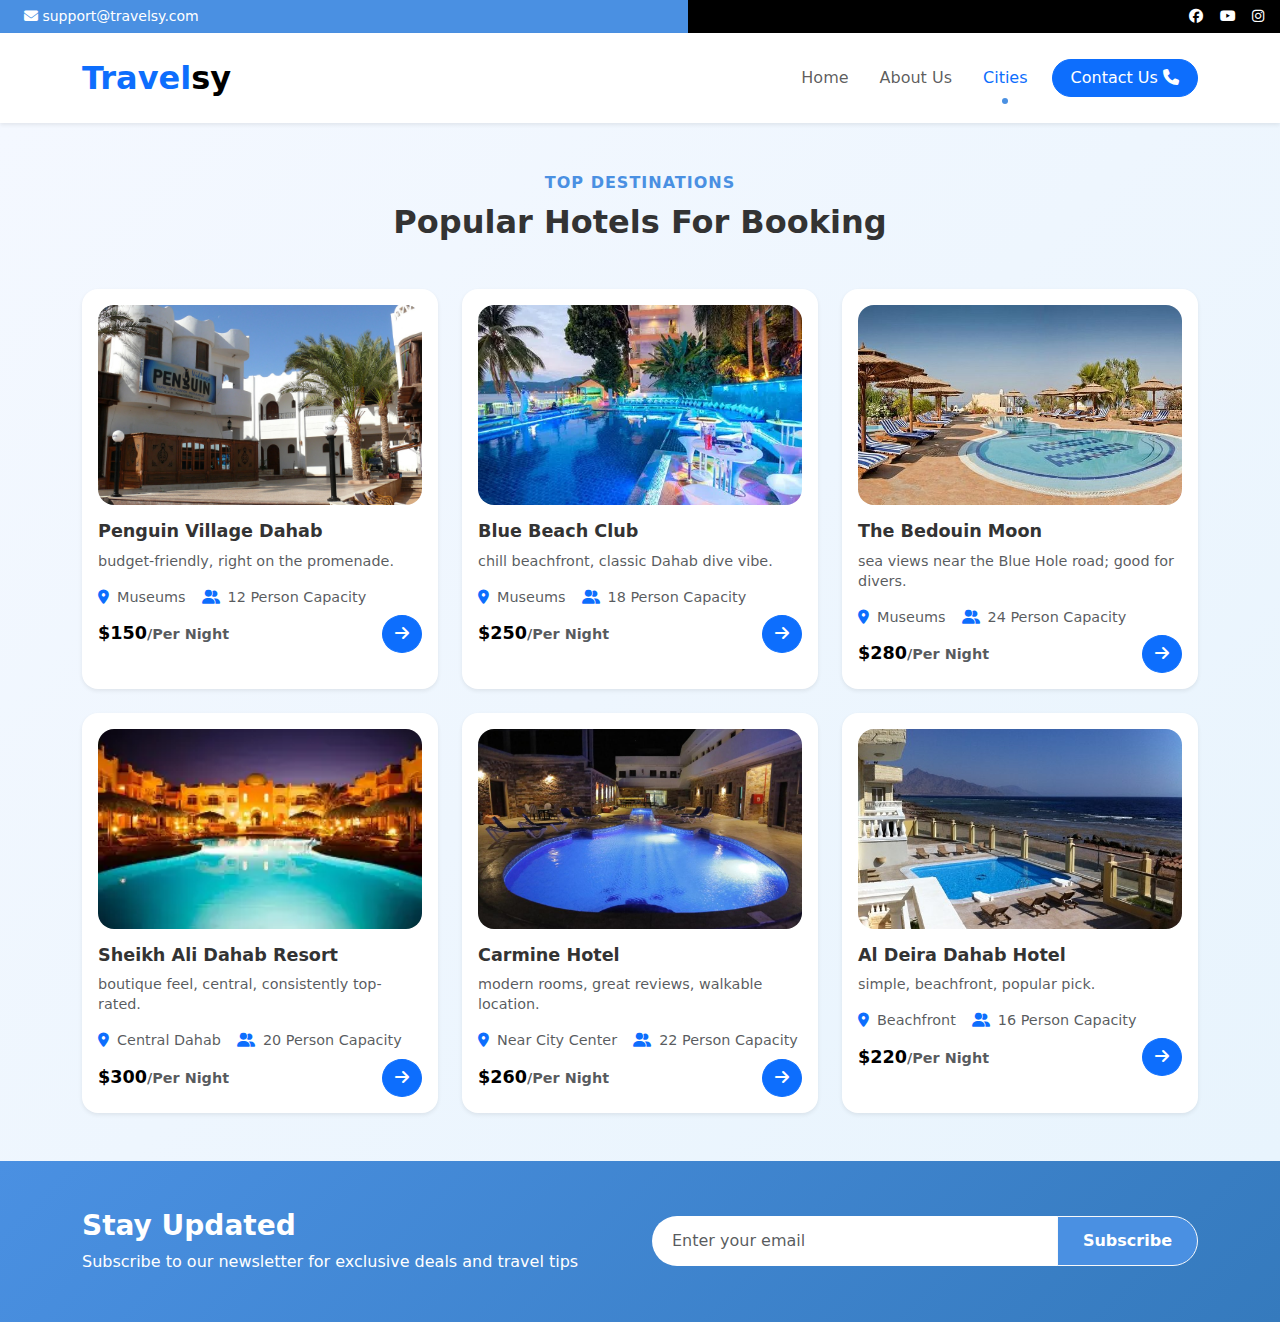
<file: pages/Dahab.html>
<!DOCTYPE html>
<html lang="en">
  <head>
    <meta charset="UTF-8" />
    <meta name="viewport" content="width=device-width, initial-scale=1.0" />
    <title>Dahab</title>

    <link
      rel="stylesheet"
      href="https://cdnjs.cloudflare.com/ajax/libs/font-awesome/6.5.0/css/all.min.css"
    />
    <link
      rel="stylesheet"
      href="https://cdn.jsdelivr.net/npm/bootstrap@5.3.2/dist/css/bootstrap.min.css"
    />
    <link rel="stylesheet" href="./../css/hotels.css" />
  </head>
  <body>
    <div class="top-header d-flex flex-wrap">
      <div class="top-bar flex-grow-1 text-center text-lg-start px-3">
        <a href="mailto:support@travelsy.com" class="ms-2">
          <i class="fa-solid fa-envelope"></i> support@travelsy.com
        </a>
      </div>
      <div class="black-bar flex-grow-1 text-center text-lg-end px-3">
        <!--  <a href="#"><i class="fa-regular fa-user"></i> Login / Register</a> -->
        <a href="https://www.facebook.com/share/1AtBywFTQe/"
          ><i class="fab fa-facebook"></i
        ></a>
        <a href="#"><i class="fab fa-youtube"></i></a>
        <a href="#"><i class="fab fa-instagram"></i></a>
      </div>
    </div>

    <nav class="navbar navbar-expand-lg bg-white shadow-sm py-3">
      <div class="container">
        <a class="navbar-brand fs-2 fw-bold" href="./../index.html">
          <span class="text-primary">Travel</span>sy
        </a>
        <button
          class="navbar-toggler"
          type="button"
          data-bs-toggle="collapse"
          data-bs-target="#navbarSupportedContent"
        >
          <span class="navbar-toggler-icon"></span>
        </button>
        <div class="collapse navbar-collapse" id="navbarSupportedContent">
          <ul class="navbar-nav ms-auto mb-2 mb-lg-0">
            <li class="nav-item">
              <a class="nav-link" href="./../index.html">Home</a>
            </li>
            <li class="nav-item">
              <a class="nav-link" href="./../About.html">About Us</a>
            </li>
            <li class="nav-item">
              <a class="nav-link active text-primary" href="./../city.html"
                >Cities</a
              >
            </li>
          </ul>
          <div class="d-flex ms-3 align-items-center">
            <a href="./../About.html" class="btn btn-primary btn-contact">
              Contact Us <i class="fa-solid fa-phone"></i>
            </a>
          </div>
        </div>
      </div>
    </nav>

    <div class="page-content">
      <section class="hotels-section py-5">
        <div class="container">
          <div class="text-center mb-5">
            <p class="section-subtitle">Top Destinations</p>
            <h2 class="fw-bold">Popular Hotels For Booking</h2>
          </div>

          <!-- <div class="row mb-5">
            <div class="col-md-6 mx-auto">
              <div class="input-group">
                <input type="text" class="form-control" placeholder="Search for hotels...">
                <button class="btn btn-primary" type="button"><i class="fa fa-search"></i></button>
              </div>
            </div>
          </div> -->

          <div class="row g-4">
            <!-- Hotel 1 -->
            <div class="col-md-4">
              <div class="hotel-card p-3 shadow-sm bg-white rounded-4 h-100">
                <img
                  src="./../images/Penguin.jfif"
                  class="img-fluid w-100 rounded-4 mb-3"
                  alt="Hotel 1"
                />
                <h5 class="fw-semibold">Penguin Village Dahab</h5>
                <p class="text-muted small">
                  budget-friendly, right on the promenade.
                </p>
                <div class="d-flex align-items-center mb-2 small text-muted">
                  <i class="fa-solid fa-location-dot me-2 text-primary"></i
                  >Museums
                  <i class="fa-solid fa-user-group ms-3 me-2 text-primary"></i>
                  12 Person Capacity
                </div>
                <div class="d-flex justify-content-between align-items-center">
                  <h5 class="mb-0 text-dark">
                    <span class="fw-bold text-black">$150</span
                    ><small class="text-muted">/Per Night</small>
                  </h5>
                  <a
                    href="./booking.html"
                    class="btn btn-primary rounded-circle"
                    ><i class="fa-solid fa-arrow-right"></i
                  ></a>
                </div>
              </div>
            </div>

            <!-- Hotel 2 -->
            <div class="col-md-4">
              <div class="hotel-card p-3 shadow-sm bg-white rounded-4 h-100">
                <img
                  src="./../images/Blue beach.webp"
                  class="img-fluid w-100 rounded-4 mb-3"
                  alt="Hotel 2"
                />
                <h5 class="fw-semibold">Blue Beach Club</h5>
                <p class="text-muted small">
                  chill beachfront, classic Dahab dive vibe.
                </p>
                <div class="d-flex align-items-center mb-2 small text-muted">
                  <i class="fa-solid fa-location-dot me-2 text-primary"></i
                  >Museums
                  <i class="fa-solid fa-user-group ms-3 me-2 text-primary"></i>
                  18 Person Capacity
                </div>
                <div class="d-flex justify-content-between align-items-center">
                  <h5 class="mb-0 text-dark">
                    <span class="fw-bold text-black">$250</span
                    ><small class="text-muted">/Per Night</small>
                  </h5>
                  <a
                    href="./booking.html"
                    class="btn btn-primary rounded-circle"
                    ><i class="fa-solid fa-arrow-right"></i
                  ></a>
                </div>
              </div>
            </div>

            <!-- Hotel 3 -->
            <div class="col-md-4">
              <div class="hotel-card p-3 shadow-sm bg-white rounded-4 h-100">
                <img
                  src="./../images/B moon.jfif"
                  class="img-fluid w-100 rounded-4 mb-3"
                  alt="Hotel 3"
                />
                <h5 class="fw-semibold">The Bedouin Moon</h5>
                <p class="text-muted small">
                  sea views near the Blue Hole road; good for divers.
                </p>
                <div class="d-flex align-items-center mb-2 small text-muted">
                  <i class="fa-solid fa-location-dot me-2 text-primary"></i
                  >Museums
                  <i class="fa-solid fa-user-group ms-3 me-2 text-primary"></i>
                  24 Person Capacity
                </div>
                <div class="d-flex justify-content-between align-items-center">
                  <h5 class="mb-0 text-dark">
                    <span class="fw-bold text-black">$280</span
                    ><small class="text-muted">/Per Night</small>
                  </h5>
                  <a
                    href="./booking.html"
                    class="btn btn-primary rounded-circle"
                    ><i class="fa-solid fa-arrow-right"></i
                  ></a>
                </div>
              </div>
            </div>

            <!-- Hotel 4 (NEW) -->
            <div class="col-md-4">
              <div class="hotel-card p-3 shadow-sm bg-white rounded-4 h-100">
                <img
                  src="./../images/Sheikh Ali.png.webp"
                  class="img-fluid w-100 rounded-4 mb-3"
                  alt="Sheikh Ali Dahab Resort"
                />
                <h5 class="fw-semibold">Sheikh Ali Dahab Resort</h5>
                <p class="text-muted small">
                  boutique feel, central, consistently top-rated.
                </p>
                <div class="d-flex align-items-center mb-2 small text-muted">
                  <i class="fa-solid fa-location-dot me-2 text-primary"></i
                  >Central Dahab
                  <i class="fa-solid fa-user-group ms-3 me-2 text-primary"></i>
                  20 Person Capacity
                </div>
                <div class="d-flex justify-content-between align-items-center">
                  <h5 class="mb-0 text-dark">
                    <span class="fw-bold text-black">$300</span
                    ><small class="text-muted">/Per Night</small>
                  </h5>
                  <a
                    href="./booking.html"
                    class="btn btn-primary rounded-circle"
                    ><i class="fa-solid fa-arrow-right"></i
                  ></a>
                </div>
              </div>
            </div>

            <!-- Hotel 5 (NEW) -->
            <div class="col-md-4">
              <div class="hotel-card p-3 shadow-sm bg-white rounded-4 h-100">
                <img
                  src="./../images/Carmine-Hotel.jpg"
                  class="img-fluid w-100 rounded-4 mb-3"
                  alt="Carmine Hotel"
                />
                <h5 class="fw-semibold">Carmine Hotel</h5>
                <p class="text-muted small">
                  modern rooms, great reviews, walkable location.
                </p>
                <div class="d-flex align-items-center mb-2 small text-muted">
                  <i class="fa-solid fa-location-dot me-2 text-primary"></i>Near
                  City Center
                  <i class="fa-solid fa-user-group ms-3 me-2 text-primary"></i>
                  22 Person Capacity
                </div>
                <div class="d-flex justify-content-between align-items-center">
                  <h5 class="mb-0 text-dark">
                    <span class="fw-bold text-black">$260</span
                    ><small class="text-muted">/Per Night</small>
                  </h5>
                  <a
                    href="./booking.html"
                    class="btn btn-primary rounded-circle"
                    ><i class="fa-solid fa-arrow-right"></i
                  ></a>
                </div>
              </div>
            </div>

            <!-- Hotel 6 (NEW) -->
            <div class="col-md-4">
              <div class="hotel-card p-3 shadow-sm bg-white rounded-4 h-100">
                <img
                  src="./../images/dahab-hotel-view-from.jpg"
                  class="img-fluid w-100 rounded-4 mb-3"
                  alt="Al Deira Dahab Hotel"
                />
                <h5 class="fw-semibold">Al Deira Dahab Hotel</h5>
                <p class="text-muted small">
                  simple, beachfront, popular pick.
                </p>
                <div class="d-flex align-items-center mb-2 small text-muted">
                  <i class="fa-solid fa-location-dot me-2 text-primary"></i
                  >Beachfront
                  <i class="fa-solid fa-user-group ms-3 me-2 text-primary"></i>
                  16 Person Capacity
                </div>
                <div class="d-flex justify-content-between align-items-center">
                  <h5 class="mb-0 text-dark">
                    <span class="fw-bold text-black">$220</span
                    ><small class="text-muted">/Per Night</small>
                  </h5>
                  <a
                    href="./booking.html"
                    class="btn btn-primary rounded-circle"
                    ><i class="fa-solid fa-arrow-right"></i
                  ></a>
                </div>
              </div>
            </div>
          </div>
        </div>
      </section>

      <section class="newsletter-section py-5 bg-primary text-white">
        <div class="container">
          <div class="row align-items-center">
            <div class="col-lg-6">
              <h3 class="fw-bold">Stay Updated</h3>
              <p class="mb-0">
                Subscribe to our newsletter for exclusive deals and travel tips
              </p>
            </div>
            <div class="col-lg-6">
              <form class="newsletter-form">
                <div class="input-group">
                  <input
                    type="email"
                    class="form-control"
                    placeholder="Enter your email"
                  />
                  <button class="btn btn-light" type="submit">Subscribe</button>
                </div>
              </form>
            </div>
          </div>
        </div>
      </section>
    </div>

    <script src="https://cdn.jsdelivr.net/npm/bootstrap@5.3.2/dist/js/bootstrap.bundle.min.js"></script>
  </body>
</html>
</file>
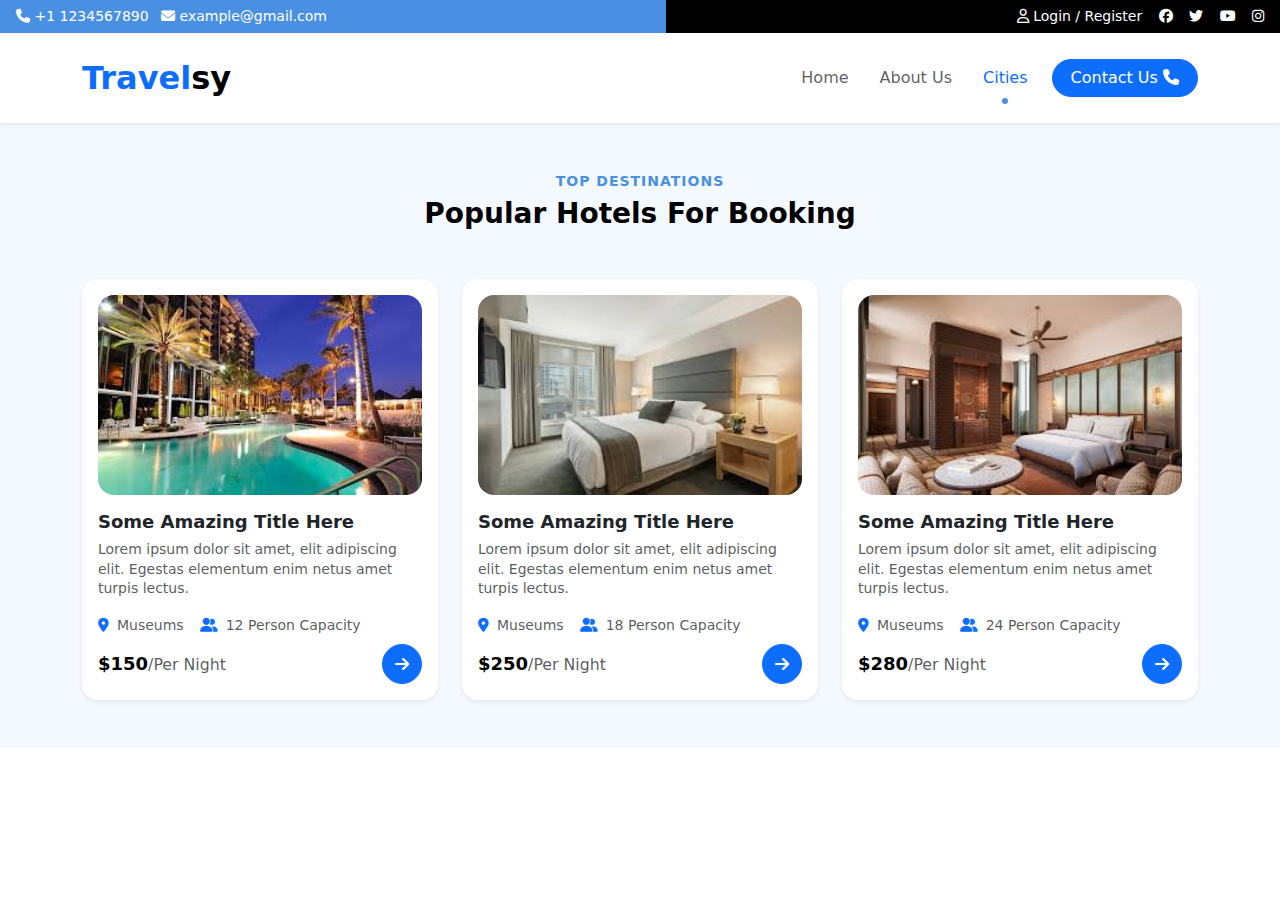
<file: pages/hotels.html>
<!DOCTYPE html>
<html lang="en">
  <head>
    <meta charset="UTF-8" />
    <meta name="viewport" content="width=device-width, initial-scale=1.0" />
    <title>Travelsy</title>

    <link
      rel="stylesheet"
      href="https://cdnjs.cloudflare.com/ajax/libs/font-awesome/6.5.0/css/all.min.css"
    />
    <link
      rel="stylesheet"
      href="https://cdn.jsdelivr.net/npm/bootstrap@5.3.2/dist/css/bootstrap.min.css"
    />
    <link rel="stylesheet" href="./../css/index.css" />
  </head>
  <body>
    <div class="top-header d-flex flex-wrap">
      <div class="top-bar flex-grow-1 text-center text-lg-start px-3">
        <i class="fa-solid fa-phone"></i> +1 1234567890
        <a href="mailto:example@gmail.com" class="ms-2">
          <i class="fa-solid fa-envelope"></i> example@gmail.com
        </a>
      </div>
      <div class="black-bar flex-grow-1 text-center text-lg-end px-3">
        <a href="#"><i class="fa-regular fa-user"></i> Login / Register</a>
        <a href="#"><i class="fab fa-facebook"></i></a>
        <a href="#"><i class="fab fa-twitter"></i></a>
        <a href="#"><i class="fab fa-youtube"></i></a>
        <a href="#"><i class="fab fa-instagram"></i></a>
      </div>
    </div>

    <nav class="navbar navbar-expand-lg bg-white shadow-sm py-3">
      <div class="container">
        <a class="navbar-brand fs-2 fw-bold" href="#">
          <span class="text-primary">Travel</span>sy
        </a>
        <button
          class="navbar-toggler"
          type="button"
          data-bs-toggle="collapse"
          data-bs-target="#navbarSupportedContent"
        >
          <span class="navbar-toggler-icon"></span>
        </button>
        <div class="collapse navbar-collapse" id="navbarSupportedContent">
          <ul class="navbar-nav ms-auto mb-2 mb-lg-0">
            <li class="nav-item">
              <a class="nav-link" href="./../index.html">Home</a>
            </li>
            <li class="nav-item">
              <a
                class="nav-link "
                href="/About.html"
                >About Us</a
              >
            </li>
            <li class="nav-item">
              <a class="nav-link active text-primary" href="./../pages/city.html">Cities</a>
            </li>
            <!-- <li class="nav-item"><a class="nav-link" href="#">Hotels</a></li> -->
            <!-- <li class="nav-item"><a class="nav-link" href="#">Blog</a></li> -->
          </ul>
          <div class="d-flex ms-3 align-items-center">
            <!-- <a href="#" class="search-icon"><i class="fa fa-search"></i></a> -->
            <a href="/About.html" class="btn btn-primary btn-contact">
              Contact Us <i class="fa-solid fa-phone"></i>
            </a>
          </div>
        </div>
      </div>
    </nav>


    <section class="hotels-section py-5">
      <div class="container">
        <div class="text-center mb-5">
          <p class="section-subtitle">Top Destinations</p>
          <h2 class="fw-bold">Popular Hotels For Booking</h2>
        </div>

        <div class="row g-4">
          <div class="col-md-4">
            <div class="hotel-card p-3 shadow-sm bg-white rounded-4 h-100">
              <img
                src="./../images/hotel-1.jpg"
                class="img-fluid w-100 rounded-4 mb-3"
                alt="Hotel 1"
              />
              <h5 class="fw-semibold">Some Amazing Title Here</h5>
              <p class="text-muted small">
                Lorem ipsum dolor sit amet, elit adipiscing elit. Egestas
                elementum enim netus amet turpis lectus.
              </p>
              <div class="d-flex align-items-center mb-2 small text-muted">
                <i class="fa-solid fa-location-dot me-2 text-primary"></i>
                Museums
                <i class="fa-solid fa-user-group ms-3 me-2 text-primary"></i> 12
                Person Capacity
              </div>
              <div class="d-flex justify-content-between align-items-center">
                <h5 class="mb-0 text-dark">
                  <span class="fw-bold text-black">$150</span
                  ><small class="text-muted">/Per Night</small>
                </h5>
                <a href="#" class="btn btn-primary rounded-circle">
                  <i class="fa-solid fa-arrow-right"></i>
                </a>
              </div>
            </div>
          </div>

          <div class="col-md-4">
            <div class="hotel-card p-3 shadow-sm bg-white rounded-4 h-100">
              <img
                src="./../images/hotel-2.jpg"
                class="img-fluid w-100 rounded-4 mb-3"
                alt="Hotel 2"
              />
              <h5 class="fw-semibold">Some Amazing Title Here</h5>
              <p class="text-muted small">
                Lorem ipsum dolor sit amet, elit adipiscing elit. Egestas
                elementum enim netus amet turpis lectus.
              </p>
              <div class="d-flex align-items-center mb-2 small text-muted">
                <i class="fa-solid fa-location-dot me-2 text-primary"></i>
                Museums
                <i class="fa-solid fa-user-group ms-3 me-2 text-primary"></i> 18
                Person Capacity
              </div>
              <div class="d-flex justify-content-between align-items-center">
                <h5 class="mb-0 text-dark">
                  <span class="fw-bold text-black">$250</span
                  ><small class="text-muted">/Per Night</small>
                </h5>
                <a href="#" class="btn btn-primary rounded-circle">
                  <i class="fa-solid fa-arrow-right"></i>
                </a>
              </div>
            </div>
          </div>

          <div class="col-md-4">
            <div class="hotel-card p-3 shadow-sm bg-white rounded-4 h-100">
              <img
                src="./../images/hotel-3.jpg"
                class="img-fluid w-100 rounded-4 mb-3"
                alt="Hotel 3"
              />
              <h5 class="fw-semibold">Some Amazing Title Here</h5>
              <p class="text-muted small">
                Lorem ipsum dolor sit amet, elit adipiscing elit. Egestas
                elementum enim netus amet turpis lectus.
              </p>
              <div class="d-flex align-items-center mb-2 small text-muted">
                <i class="fa-solid fa-location-dot me-2 text-primary"></i>
                Museums
                <i class="fa-solid fa-user-group ms-3 me-2 text-primary"></i> 24
                Person Capacity
              </div>
              <div class="d-flex justify-content-between align-items-center">
                <h5 class="mb-0 text-dark">
                  <span class="fw-bold text-black">$280</span
                  ><small class="text-muted">/Per Night</small>
                </h5>
                <a href="#" class="btn btn-primary rounded-circle">
                  <i class="fa-solid fa-arrow-right"></i>
                </a>
              </div>
            </div>
          </div>
        </div>
      </div>
    </section>

    <script src="https://cdn.jsdelivr.net/npm/bootstrap@5.3.2/dist/js/bootstrap.bundle.min.js"></script>
  </body>
</html>
</file>
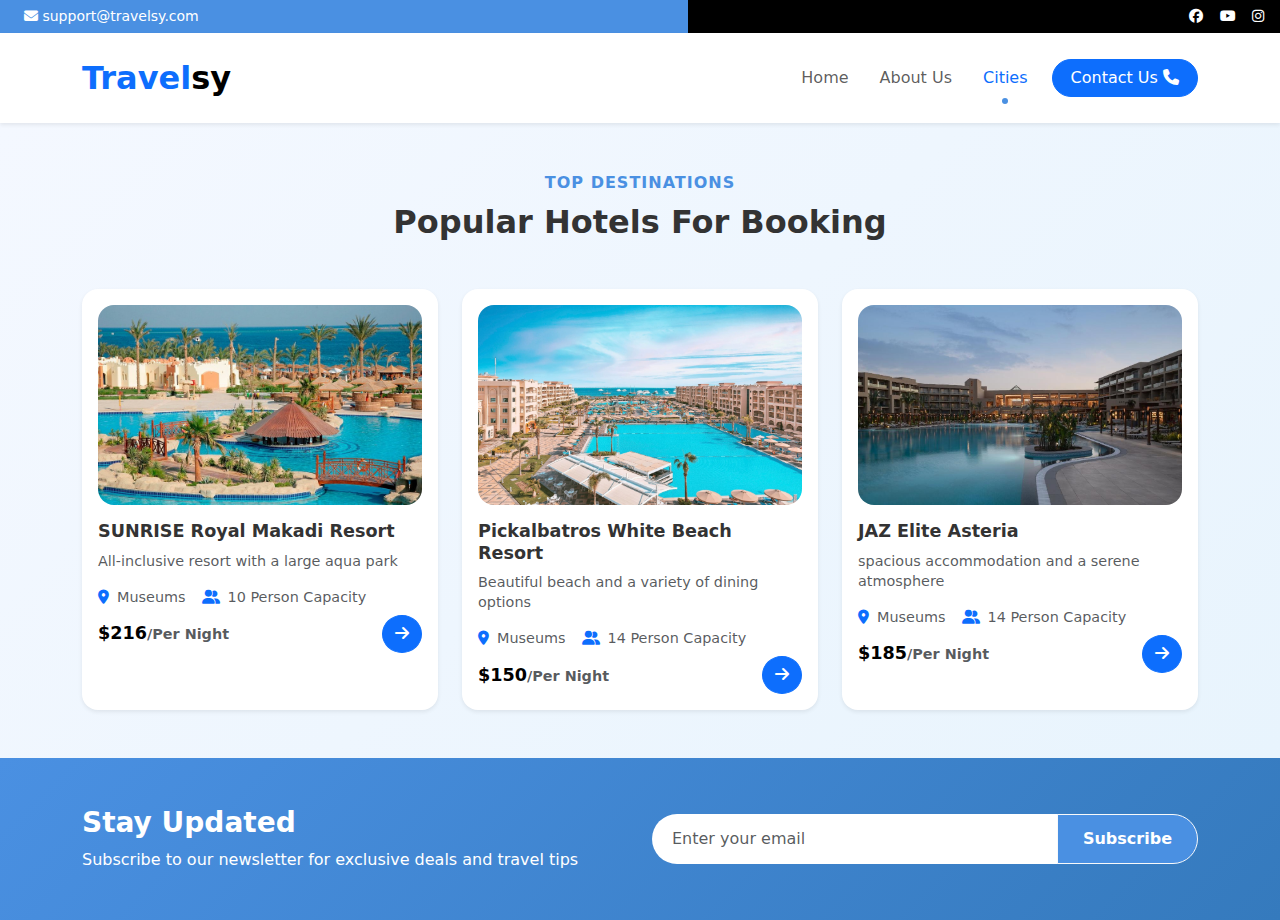
<file: pages/hurghada.html>
<!DOCTYPE html>
<html lang="en">
  <head>
    <meta charset="UTF-8" />
    <meta name="viewport" content="width=device-width, initial-scale=1.0" />
    <title>Hurghada</title>

    <link
      rel="stylesheet"
      href="https://cdnjs.cloudflare.com/ajax/libs/font-awesome/6.5.0/css/all.min.css"
    />
    <link
      rel="stylesheet"
      href="https://cdn.jsdelivr.net/npm/bootstrap@5.3.2/dist/css/bootstrap.min.css"
    />
    <link rel="stylesheet" href="./../css/hotels.css" />
  </head>
  <body>
    <div class="top-header d-flex flex-wrap">
      <div class="top-bar flex-grow-1 text-center text-lg-start px-3">
        <a href="mailto:support@travelsy.com" class="ms-2">
          <i class="fa-solid fa-envelope"></i> support@travelsy.com
        </a>
      </div>
      <div class="black-bar flex-grow-1 text-center text-lg-end px-3">
        <!--  <a href="#"><i class="fa-regular fa-user"></i> Login / Register</a> -->
        <a href="https://www.facebook.com/share/1AtBywFTQe/"
          ><i class="fab fa-facebook"></i
        ></a>
        <a href="#"><i class="fab fa-youtube"></i></a>
        <a href="#"><i class="fab fa-instagram"></i></a>
      </div>
    </div>

    <nav class="navbar navbar-expand-lg bg-white shadow-sm py-3">
      <div class="container">
        <a class="navbar-brand fs-2 fw-bold" href="./../index.html">
          <span class="text-primary">Travel</span>sy
        </a>
        <button
          class="navbar-toggler"
          type="button"
          data-bs-toggle="collapse"
          data-bs-target="#navbarSupportedContent"
        >
          <span class="navbar-toggler-icon"></span>
        </button>
        <div class="collapse navbar-collapse" id="navbarSupportedContent">
          <ul class="navbar-nav ms-auto mb-2 mb-lg-0">
            <li class="nav-item">
              <a class="nav-link" href="./../index.html">Home</a>
            </li>
            <li class="nav-item">
              <a class="nav-link" href="./../About.html">About Us</a>
            </li>
            <li class="nav-item">
              <a class="nav-link active text-primary" href="./../city.html"
                >Cities</a
              >
            </li>
          </ul>
          <div class="d-flex ms-3 align-items-center">
            <a href="./../About.html" class="btn btn-primary btn-contact">
              Contact Us <i class="fa-solid fa-phone"></i>
            </a>
          </div>
        </div>
      </div>
    </nav>

    <div class="page-content">
      <section class="hotels-section py-5">
        <div class="container">
          <div class="text-center mb-5">
            <p class="section-subtitle">Top Destinations</p>
            <h2 class="fw-bold">Popular Hotels For Booking</h2>
          </div>

          <!-- <div class="row mb-5">
            <div class="col-md-6 mx-auto">
              <div class="input-group">
                <input type="text" class="form-control" placeholder="Search for hotels...">
                <button class="btn btn-primary" type="button"><i class="fa fa-search"></i></button>
              </div>
            </div>
          </div> -->

          <div class="row g-4">
            <!-- Hotel 1 -->
            <div class="col-md-4">
              <div class="hotel-card p-3 shadow-sm bg-white rounded-4 h-100">
                <img
                  src="./../images/sunrise.jpg"
                  class="img-fluid w-100 rounded-4 mb-3"
                  alt="Hotel 1"
                />
                <h5 class="fw-semibold">SUNRISE Royal Makadi Resort</h5>
                <p class="text-muted small">
                All-inclusive resort with a large aqua park 
                <p>
                <div class="d-flex align-items-center mb-2 small text-muted">
                  <i class="fa-solid fa-location-dot me-2 text-primary"></i
                  >Museums
                  <i class="fa-solid fa-user-group ms-3 me-2 text-primary"></i>
                  10 Person Capacity
                </div>
                <div class="d-flex justify-content-between align-items-center">
                  <h5 class="mb-0 text-dark">
                    <span class="fw-bold text-black">$216</span
                    ><small class="text-muted">/Per Night</small>
                  </h5>
                  <a
                    href="./booking.html"
                    class="btn btn-primary rounded-circle"
                    ><i class="fa-solid fa-arrow-right"></i
                  ></a>
                </div>
              </div>
            </div>

            <!-- Hotel 2 -->
            <div class="col-md-4">
              <div class="hotel-card p-3 shadow-sm bg-white rounded-4 h-100">
                <img
                  src="./../images/pickalbators.jpg"
                  class="img-fluid w-100 rounded-4 mb-3"
                  alt="Hotel 2"
                />
                <h5 class="fw-semibold">Pickalbatros White Beach Resort</h5>
                <p class="text-muted small">
                 Beautiful beach and a variety of dining options
                </p>
                <div class="d-flex align-items-center mb-2 small text-muted">
                  <i class="fa-solid fa-location-dot me-2 text-primary"></i
                  >Museums
                  <i class="fa-solid fa-user-group ms-3 me-2 text-primary"></i>
                  14 Person Capacity
                </div>
                <div class="d-flex justify-content-between align-items-center">
                  <h5 class="mb-0 text-dark">
                    <span class="fw-bold text-black"> $150</span
                    ><small class="text-muted">/Per Night</small>
                  </h5>
                  <a
                    href="./booking.html"
                    class="btn btn-primary rounded-circle"
                    ><i class="fa-solid fa-arrow-right"></i
                  ></a>
                </div>
              </div>
            </div>

            <!-- Hotel 3 -->
            <div class="col-md-4">
              <div class="hotel-card p-3 shadow-sm bg-white rounded-4 h-100">
                <img
                  src="./../images/jaz.jpg"
                  class="img-fluid w-100 rounded-4 mb-3"
                  alt="Hotel 3"
                />
                <h5 class="fw-semibold">JAZ Elite Asteria</h5>
                <p class="text-muted small">
                spacious accommodation and a serene atmosphere 
                </p>
                <div class="d-flex align-items-center mb-2 small text-muted">
                  <i class="fa-solid fa-location-dot me-2 text-primary"></i
                  >Museums
                  <i class="fa-solid fa-user-group ms-3 me-2 text-primary"></i>
                  14 Person Capacity
                </div>
                <div class="d-flex justify-content-between align-items-center">
                  <h5 class="mb-0 text-dark">
                    <span class="fw-bold text-black">$185</span
                    ><small class="text-muted">/Per Night</small>
                  </h5>
                  <a
                    href="./booking.html"
                    class="btn btn-primary rounded-circle"
                    ><i class="fa-solid fa-arrow-right"></i
                  ></a>
                </div>
              </div>
            </div>

           
          </div>
        </div>
      </section>

      <section class="newsletter-section py-5 bg-primary text-white">
        <div class="container">
          <div class="row align-items-center">
            <div class="col-lg-6">
              <h3 class="fw-bold">Stay Updated</h3>
              <p class="mb-0">
                Subscribe to our newsletter for exclusive deals and travel tips
              </p>
            </div>
            <div class="col-lg-6">
              <form class="newsletter-form">
                <div class="input-group">
                  <input
                    type="email"
                    class="form-control"
                    placeholder="Enter your email"
                  />
                  <button class="btn btn-light" type="submit">Subscribe</button>
                </div>
              </form>
            </div>
          </div>
        </div>
      </section>
    </div>

    <script src="https://cdn.jsdelivr.net/npm/bootstrap@5.3.2/dist/js/bootstrap.bundle.min.js"></script>
  </body>
</html>
</file>
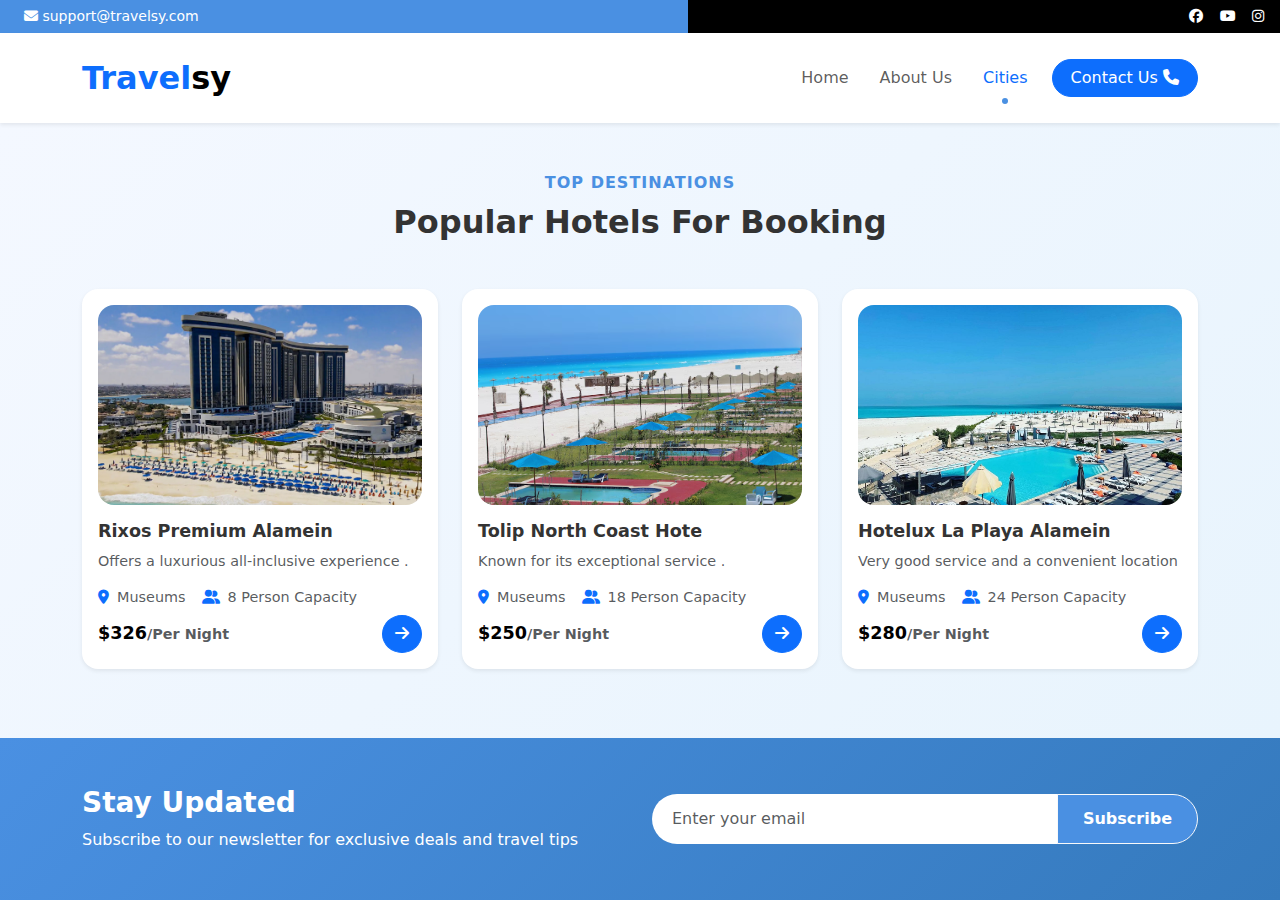
<file: pages/new-Alalamein.html>
<!DOCTYPE html>
<html lang="en">
  <head>
    <meta charset="UTF-8" />
    <meta name="viewport" content="width=device-width, initial-scale=1.0" />
    <title>Travelsy - Hotels</title>

    <link
      rel="stylesheet"
      href="https://cdnjs.cloudflare.com/ajax/libs/font-awesome/6.5.0/css/all.min.css"
    />
    <link
      rel="stylesheet"
      href="https://cdn.jsdelivr.net/npm/bootstrap@5.3.2/dist/css/bootstrap.min.css"
    />
    <link rel="stylesheet" href="./../css/hotels.css" />
  </head>
  <body>
    <div class="top-header d-flex flex-wrap">
      <div class="top-bar flex-grow-1 text-center text-lg-start px-3">
        <a href="mailto:support@travelsy.com" class="ms-2">
          <i class="fa-solid fa-envelope"></i> support@travelsy.com
        </a>
      </div>
      <div class="black-bar flex-grow-1 text-center text-lg-end px-3">
        <!--  <a href="#"><i class="fa-regular fa-user"></i> Login / Register</a> -->
        <a href="https://www.facebook.com/share/1AtBywFTQe/"
          ><i class="fab fa-facebook"></i
        ></a>
        <a href="#"><i class="fab fa-youtube"></i></a>
        <a href="#"><i class="fab fa-instagram"></i></a>
      </div>
    </div>

    <nav class="navbar navbar-expand-lg bg-white shadow-sm py-3">
      <div class="container">
        <a class="navbar-brand fs-2 fw-bold" href="./../index.html">
          <span class="text-primary">Travel</span>sy
        </a>
        <button
          class="navbar-toggler"
          type="button"
          data-bs-toggle="collapse"
          data-bs-target="#navbarSupportedContent"
        >
          <span class="navbar-toggler-icon"></span>
        </button>
        <div class="collapse navbar-collapse" id="navbarSupportedContent">
          <ul class="navbar-nav ms-auto mb-2 mb-lg-0">
            <li class="nav-item">
              <a class="nav-link" href="./../index.html">Home</a>
            </li>
            <li class="nav-item">
              <a class="nav-link" href="./../About.html">About Us</a>
            </li>
            <li class="nav-item">
              <a class="nav-link active text-primary" href="./../city.html"
                >Cities</a
              >
            </li>
          </ul>
          <div class="d-flex ms-3 align-items-center">
            <a href="./../About.html" class="btn btn-primary btn-contact">
              Contact Us <i class="fa-solid fa-phone"></i>
            </a>
          </div>
        </div>
      </div>
    </nav>

    <div class="page-content">
      <section class="hotels-section py-5">
        <div class="container">
          <div class="text-center mb-5">
            <p class="section-subtitle">Top Destinations</p>
            <h2 class="fw-bold">Popular Hotels For Booking</h2>
          </div>

          <!-- <div class="row mb-5">
            <div class="col-md-6 mx-auto">
              <div class="input-group">
                <input type="text" class="form-control" placeholder="Search for hotels...">
                <button class="btn btn-primary" type="button"><i class="fa fa-search"></i></button>
              </div>
            </div>
          </div> -->

          <div class="row g-4">
            <!-- Hotel 1 -->
            <div class="col-md-4">
              <div class="hotel-card p-3 shadow-sm bg-white rounded-4 h-100">
                <img
                  src="./../images/rixos.webp"
                  class="img-fluid w-100 rounded-4 mb-3"
                  alt="Hotel 1"
                />
                <h5 class="fw-semibold">Rixos Premium Alamein</h5>
                <p class="text-muted small">
                Offers a luxurious all-inclusive experience .
                <p>
                <div class="d-flex align-items-center mb-2 small text-muted">
                  <i class="fa-solid fa-location-dot me-2 text-primary"></i
                  >Museums
                  <i class="fa-solid fa-user-group ms-3 me-2 text-primary"></i>
                  8 Person Capacity
                </div>
                <div class="d-flex justify-content-between align-items-center">
                  <h5 class="mb-0 text-dark">
                    <span class="fw-bold text-black">$326</span
                    ><small class="text-muted">/Per Night</small>
                  </h5>
                  <a
                    href="./booking.html"
                    class="btn btn-primary rounded-circle"
                    ><i class="fa-solid fa-arrow-right"></i
                  ></a>
                </div>
              </div>
            </div>

            <!-- Hotel 2 -->
            <div class="col-md-4">
              <div class="hotel-card p-3 shadow-sm bg-white rounded-4 h-100">
                <img
                  src="./../images/tolip-north.avif"
                  class="img-fluid w-100 rounded-4 mb-3"
                  alt="Hotel 2"
                />
                <h5 class="fw-semibold">Tolip North Coast Hote</h5>
                <p class="text-muted small">
                 Known for its exceptional service .
                </p>
                <div class="d-flex align-items-center mb-2 small text-muted">
                  <i class="fa-solid fa-location-dot me-2 text-primary"></i
                  >Museums
                  <i class="fa-solid fa-user-group ms-3 me-2 text-primary"></i>
                  18 Person Capacity
                </div>
                <div class="d-flex justify-content-between align-items-center">
                  <h5 class="mb-0 text-dark">
                    <span class="fw-bold text-black">$250</span
                    ><small class="text-muted">/Per Night</small>
                  </h5>
                  <a
                    href="./booking.html"
                    class="btn btn-primary rounded-circle"
                    ><i class="fa-solid fa-arrow-right"></i
                  ></a>
                </div>
              </div>
            </div>

            <!-- Hotel 3 -->
            <div class="col-md-4">
              <div class="hotel-card p-3 shadow-sm bg-white rounded-4 h-100">
                <img
                  src="./../images/hotelux.jpg"
                  class="img-fluid w-100 rounded-4 mb-3"
                  alt="Hotel 3"
                />
                <h5 class="fw-semibold">Hotelux La Playa Alamein</h5>
                <p class="text-muted small">
                Very good service and a convenient location 
                </p>
                <div class="d-flex align-items-center mb-2 small text-muted">
                  <i class="fa-solid fa-location-dot me-2 text-primary"></i
                  >Museums
                  <i class="fa-solid fa-user-group ms-3 me-2 text-primary"></i>
                  24 Person Capacity
                </div>
                <div class="d-flex justify-content-between align-items-center">
                  <h5 class="mb-0 text-dark">
                    <span class="fw-bold text-black">$280</span
                    ><small class="text-muted">/Per Night</small>
                  </h5>
                  <a
                    href="./booking.html"
                    class="btn btn-primary rounded-circle"
                    ><i class="fa-solid fa-arrow-right"></i
                  ></a>
                </div>
              </div>
            </div>

           
          </div>
        </div>
      </section>

      <section class="newsletter-section py-5 bg-primary text-white">
        <div class="container">
          <div class="row align-items-center">
            <div class="col-lg-6">
              <h3 class="fw-bold">Stay Updated</h3>
              <p class="mb-0">
                Subscribe to our newsletter for exclusive deals and travel tips
              </p>
            </div>
            <div class="col-lg-6">
              <form class="newsletter-form">
                <div class="input-group">
                  <input
                    type="email"
                    class="form-control"
                    placeholder="Enter your email"
                  />
                  <button class="btn btn-light" type="submit">Subscribe</button>
                </div>
              </form>
            </div>
          </div>
        </div>
      </section>
    </div>

    <script src="https://cdn.jsdelivr.net/npm/bootstrap@5.3.2/dist/js/bootstrap.bundle.min.js"></script>
  </body>
</html>
</file>
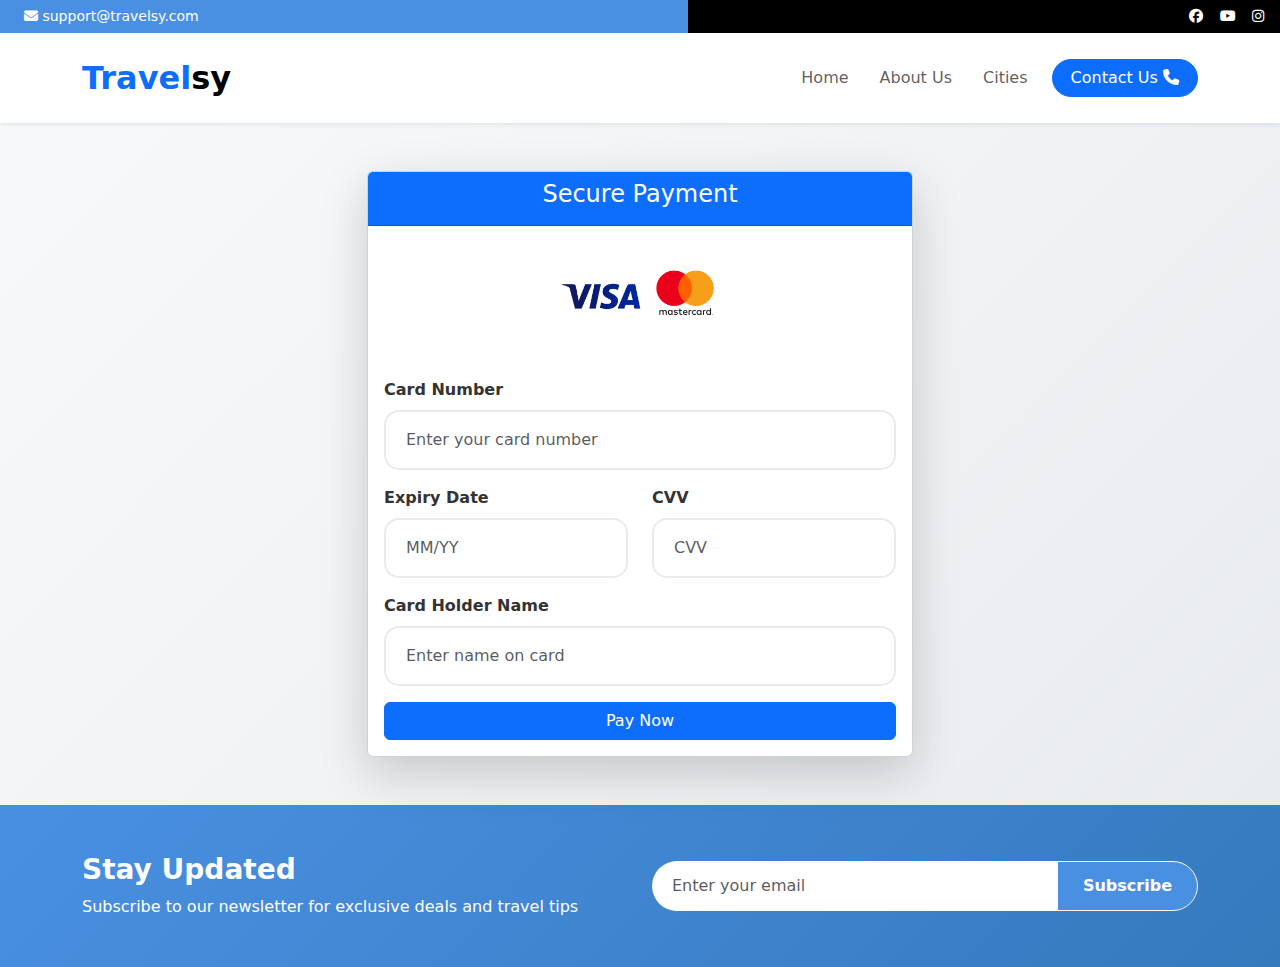
<file: pages/payment.html>
<!DOCTYPE html>
<html lang="en">
  <head>
    <meta charset="UTF-8" />
    <meta name="viewport" content="width=device-width, initial-scale=1.0" />
    <title>Travelsy - Payment</title>

    <link
      rel="stylesheet"
      href="https://cdnjs.cloudflare.com/ajax/libs/font-awesome/6.5.0/css/all.min.css"
    />
    <link
      rel="stylesheet"
      href="https://cdn.jsdelivr.net/npm/bootstrap@5.3.2/dist/css/bootstrap.min.css"
    />
    <link rel="stylesheet" href="./../css/payment.css" />
  </head>
  <body>
    <div class="top-header d-flex flex-wrap">
      <div class="top-bar flex-grow-1 text-center text-lg-start px-3">
        <a href="mailto:support@travelsy.com" class="ms-2">
          <i class="fa-solid fa-envelope"></i> support@travelsy.com
        </a>
      </div>
      <div class="black-bar flex-grow-1 text-center text-lg-end px-3">
        <!-- <a href="#"><i class="fa-regular fa-user"></i> Login / Register</a> -->
        <a href="https://www.facebook.com/share/1AtBywFTQe/"><i class="fab fa-facebook"></i></a>
        <a href="#"><i class="fab fa-youtube"></i></a>
        <a href="#"><i class="fab fa-instagram"></i></a>
      </div>
    </div>

    <nav class="navbar navbar-expand-lg bg-white shadow-sm py-3">
      <div class="container">
        <a class="navbar-brand fs-2 fw-bold" href="./../index.html">
          <span class="text-primary">Travel</span>sy
        </a>
        <button
          class="navbar-toggler"
          type="button"
          data-bs-toggle="collapse"
          data-bs-target="#navbarSupportedContent"
        >
          <span class="navbar-toggler-icon"></span>
        </button>
        <div class="collapse navbar-collapse" id="navbarSupportedContent">
          <ul class="navbar-nav ms-auto mb-2 mb-lg-0">
            <li class="nav-item">
              <a class="nav-link" href="./../index.html">Home</a>
            </li>
            <li class="nav-item">
              <a class="nav-link" href="./../About.html">About Us</a>
            </li>
            <li class="nav-item">
              <a class="nav-link" href="./../city.html">Cities</a>
            </li>
          </ul>
          <div class="d-flex ms-3 align-items-center">
            <a href="./../About.html" class="btn btn-primary btn-contact">
              Contact Us <i class="fa-solid fa-phone"></i>
            </a>
          </div>
        </div>
      </div>
    </nav>

    <div class="page-content">
      <section class="payment-section py-5">
        <div class="container">
          <div class="row">
            <div class="col-lg-6 mx-auto">
              <div class="card shadow-lg">
                <div class="card-header bg-primary text-white text-center">
                  <h4>Secure Payment</h4>
                </div>
                <div class="card-body">
                  <div class="text-center mb-4">
                    <img src="../images/payment-method.png" class="img-fluid" alt="Payment Methods" style="max-width: 200px;">
                  </div>
                  <form>
                    <div class="mb-3">
                      <label for="cardNumber" class="form-label">Card Number</label>
                      <input type="text" class="form-control" id="cardNumber" placeholder="Enter your card number">
                    </div>
                    <div class="row">
                      <div class="col-md-6 mb-3">
                        <label for="expiryDate" class="form-label">Expiry Date</label>
                        <input type="text" class="form-control" id="expiryDate" placeholder="MM/YY">
                      </div>
                      <div class="col-md-6 mb-3">
                        <label for="cvv" class="form-label">CVV</label>
                        <input type="text" class="form-control" id="cvv" placeholder="CVV">
                      </div>
                    </div>
                    <div class="mb-3">
                      <label for="cardHolder" class="form-label">Card Holder Name</label>
                      <input type="text" class="form-control" id="cardHolder" placeholder="Enter name on card">
                    </div>
                    <div class="d-grid">
                      <a href="./thank-you.html" class="btn btn-primary">Pay Now</a>
                    </div>
                  </form>
                </div>
              </div>
            </div>
          </div>
        </div>
      </section>

      
      <section class="newsletter-section py-5 bg-primary text-white">
        <div class="container">
          <div class="row align-items-center">
            <div class="col-lg-6">
              <h3 class="fw-bold">Stay Updated</h3>
              <p class="mb-0">Subscribe to our newsletter for exclusive deals and travel tips</p>
            </div>
            <div class="col-lg-6">
              <form class="newsletter-form">
                <div class="input-group">
                  <input type="email" class="form-control" placeholder="Enter your email">
                  <button class="btn btn-light" type="submit">Subscribe</button>
                </div>
              </form>
            </div>
          </div>
        </div>
      </section>
    </div>

    <script src="https://cdn.jsdelivr.net/npm/bootstrap@5.3.2/dist/js/bootstrap.bundle.min.js"></script>
  </body>
</html>
</file>
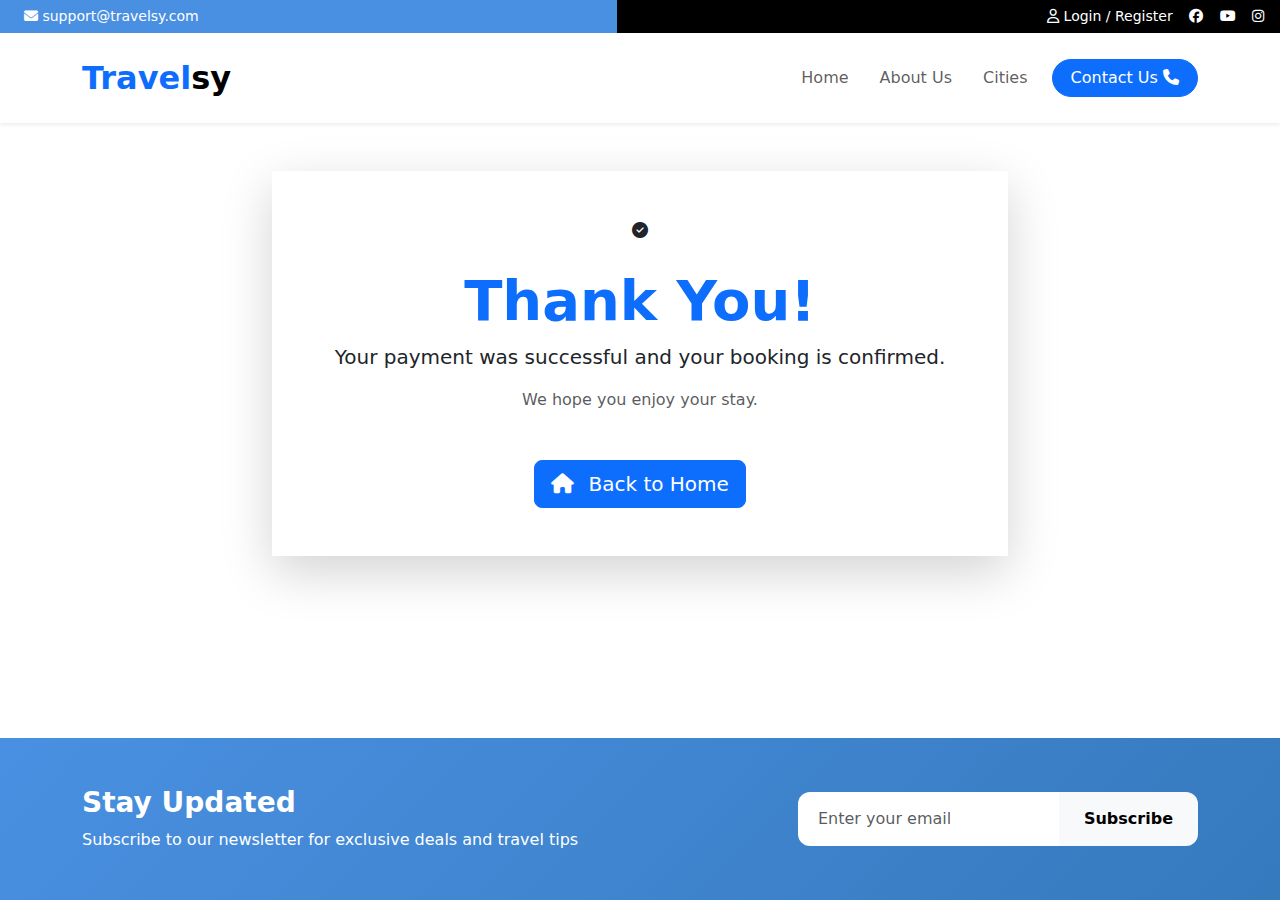
<file: pages/thank-you.html>
<!DOCTYPE html>
<html lang="en">
<head>
    <meta charset="UTF-8">
    <meta name="viewport" content="width=device-width, initial-scale=1.0">
    <title>Travelsy - Thank You</title>
    <link rel="stylesheet" href="https://cdnjs.cloudflare.com/ajax/libs/font-awesome/6.5.0/css/all.min.css"/>
    <link rel="stylesheet" href="https://cdn.jsdelivr.net/npm/bootstrap@5.3.2/dist/css/bootstrap.min.css"/>
    <link rel="stylesheet" href="../css/index.css" />
</head>
<body>
    <div class="top-header d-flex flex-wrap">
        <div class="top-bar flex-grow-1 text-center text-lg-start px-3">
          <a href="mailto:support@travelsy.com" class="ms-2">
            <i class="fa-solid fa-envelope"></i> support@travelsy.com
          </a>
        </div>
        <div class="black-bar flex-grow-1 text-center text-lg-end px-3">
          <a href="#"><i class="fa-regular fa-user"></i> Login / Register</a>
          <a href="https://www.facebook.com/share/1AtBywFTQe/"><i class="fab fa-facebook"></i></a>
          <a href="#"><i class="fab fa-youtube"></i></a>
          <a href="#"><i class="fab fa-instagram"></i></a>
        </div>
      </div>
  
      <nav class="navbar navbar-expand-lg bg-white shadow-sm py-3">
        <div class="container">
          <a class="navbar-brand fs-2 fw-bold" href="../index.html">
            <span class="text-primary">Travel</span>sy
          </a>
          <button
            class="navbar-toggler"
            type="button"
            data-bs-toggle="collapse"
            data-bs-target="#navbarSupportedContent"
          >
            <span class="navbar-toggler-icon"></span>
          </button>
          <div class="collapse navbar-collapse" id="navbarSupportedContent">
            <ul class="navbar-nav ms-auto mb-2 mb-lg-0">
              <li class="nav-item">
                <a class="nav-link" href="../index.html">Home</a>
              </li>
              <li class="nav-item">
                <a class="nav-link" href="../About.html">About Us</a>
              </li>
              <li class="nav-item">
                <a class="nav-link" href="../city.html">Cities</a>
              </li>
            </ul>
            <div class="d-flex ms-3 align-items-center">
              <a href="../About.html" class="btn btn-primary btn-contact">
                Contact Us <i class="fa-solid fa-phone"></i>
              </a>
            </div>
          </div>
        </div>
      </nav>

      <div class="page-content">
        <section class="thank-you-section py-5">
          <div class="container">
            <div class="row">
              <div class="col-lg-8 mx-auto text-center">
                <div class="thank-you-card p-5 shadow-lg">
                  <div class="thank-you-icon mb-4">
                    <i class="fas fa-check-circle"></i>
                  </div>
                  <h1 class="display-4 fw-bold text-primary">Thank You!</h1>
                  <p class="lead">Your payment was successful and your booking is confirmed.</p>
                  <p class="text-muted">We hope you enjoy your stay.</p>
                  <div class="mt-5">
                    <a href="../index.html" class="btn btn-primary btn-lg">
                      <i class="fas fa-home me-2"></i> Back to Home
                    </a>
                  </div>
                </div>
              </div>
            </div>
          </div>
        </section>
      </div>

      <!-- Newsletter Section -->
      <section class="newsletter-section py-5 bg-primary text-white">
        <div class="container">
          <div class="row align-items-center">
            <div class="col-lg-6">
              <h3 class="fw-bold">Stay Updated</h3>
              <p class="mb-0">Subscribe to our newsletter for exclusive deals and travel tips</p>
            </div>
            <div class="col-lg-6">
              <form class="newsletter-form">
                <div class="input-group">
                  <input type="email" class="form-control" placeholder="Enter your email">
                  <button class="btn btn-light" type="submit">Subscribe</button>
                </div>
              </form>
            </div>
          </div>
        </div>
      </section>

    <script src="https://cdn.jsdelivr.net/npm/bootstrap@5.3.2/dist/js/bootstrap.bundle.min.js"></script>
</body>
</html>
</file>
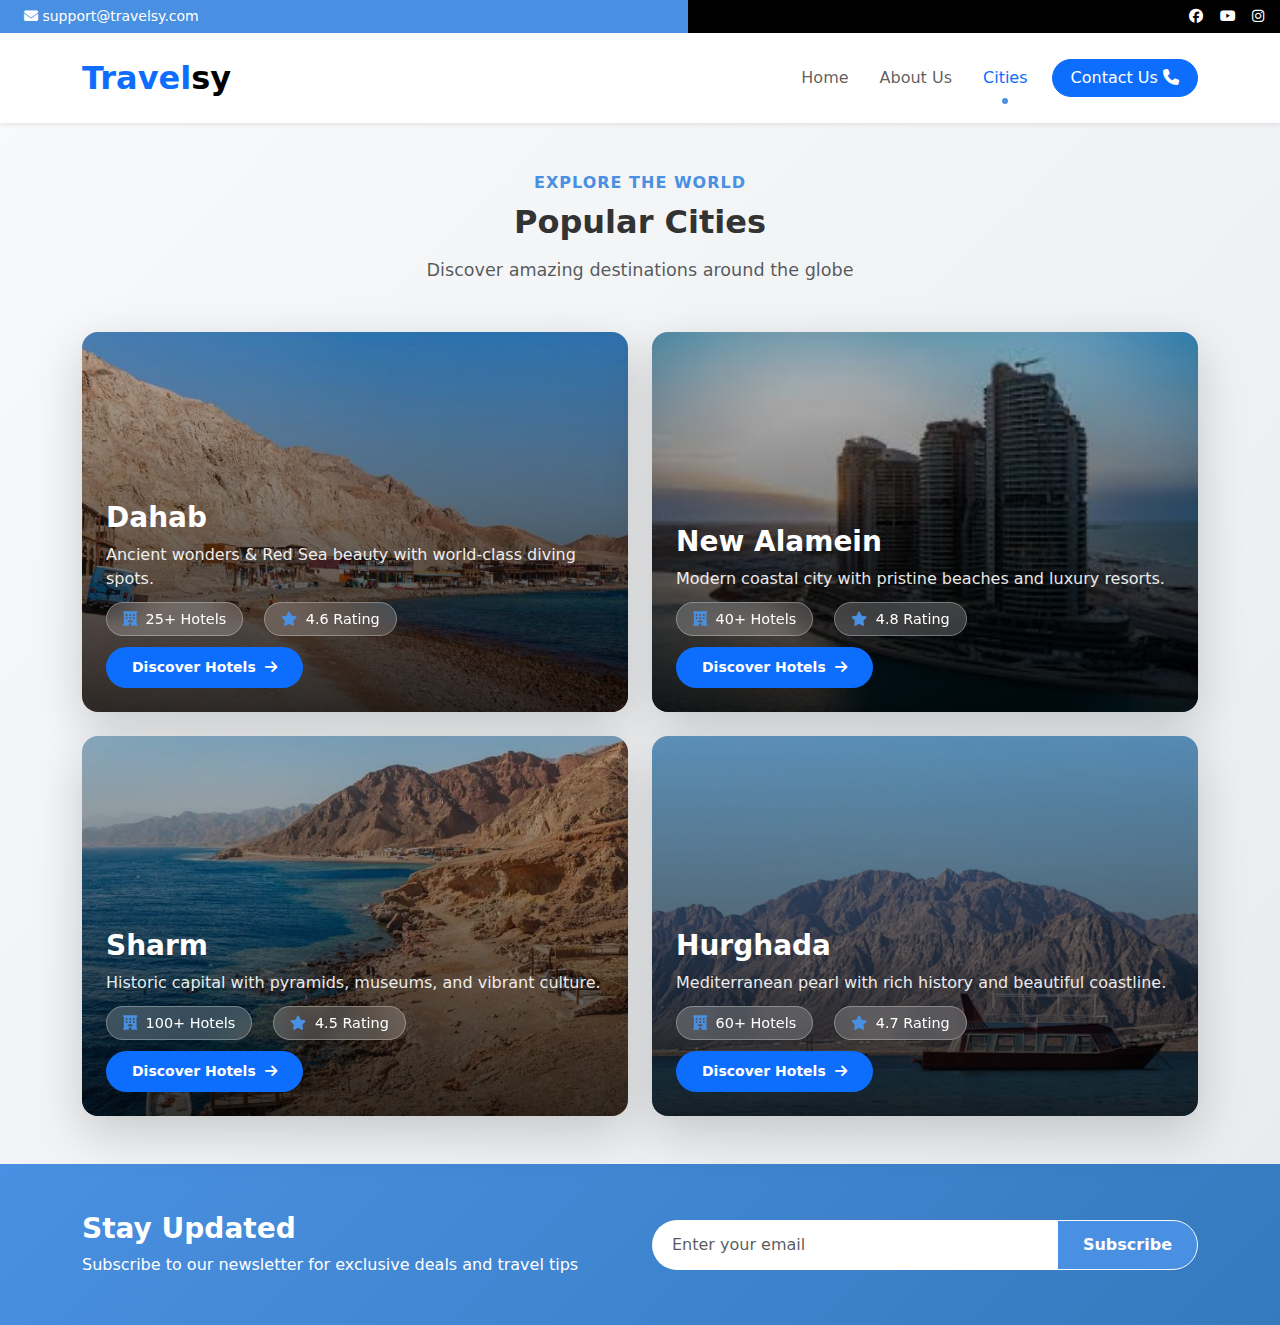
<file: Travelsy-master/Travelsy-master/city.html>
<!DOCTYPE html>
<html lang="en">
<head>
  <meta charset="UTF-8" />
  <meta name="viewport" content="width=device-width, initial-scale=1.0" />
  <title>Cities - Travelsy</title>

  <link rel="stylesheet" href="https://cdnjs.cloudflare.com/ajax/libs/font-awesome/6.5.0/css/all.min.css"/>
  <link rel="stylesheet" href="https://cdn.jsdelivr.net/npm/bootstrap@5.3.2/dist/css/bootstrap.min.css"/>
  <link rel="stylesheet" href="./css/city.css" />
</head>
<body>
<div class="top-header d-flex flex-wrap">
      <div class="top-bar flex-grow-1 text-center text-lg-start px-3">
        <a href="mailto:support@travelsy.com" class="ms-2">
          <i class="fa-solid fa-envelope"></i> support@travelsy.com
        </a>
      </div>
      <div class="black-bar flex-grow-1 text-center text-lg-end px-3">
        <!-- <a href="#"><i class="fa-regular fa-user"></i> Login / Register</a> -->
        <a href="https://www.facebook.com/share/1AtBywFTQe/"><i class="fab fa-facebook"></i></a>
        <a href="#"><i class="fab fa-youtube"></i></a>
        <a href="#"><i class="fab fa-instagram"></i></a>
      </div>
    </div>

    <nav class="navbar navbar-expand-lg bg-white shadow-sm py-3">
      <div class="container">
        <a class="navbar-brand fs-2 fw-bold" href="./index.html">
          <span class="text-primary">Travel</span>sy
        </a>
        <button
          class="navbar-toggler"
          type="button"
          data-bs-toggle="collapse"
          data-bs-target="#navbarSupportedContent"
        >
          <span class="navbar-toggler-icon"></span>
        </button>
        <div class="collapse navbar-collapse" id="navbarSupportedContent">
          <ul class="navbar-nav ms-auto mb-2 mb-lg-0">
            <li class="nav-item">
              <a class="nav-link" href="./index.html">Home</a>
            </li>
            <li class="nav-item">
              <a class="nav-link" href="./About.html">About Us</a>
            </li>
            <li class="nav-item">
              <a class="nav-link active text-primary" href="./city.html">Cities</a>
            </li>
          </ul>
          <div class="d-flex ms-3 align-items-center">
            <a href="./About.html" class="btn btn-primary btn-contact">
              Contact Us <i class="fa-solid fa-phone"></i>
            </a>
          </div>
      </div>
    </nav>

  <div class="page-content">
    <section class="cities-section py-5 bg-light">
      <div class="container">
        <div class="text-center mb-5">
          <p class="section-subtitle">Explore The World</p>
          <h2 class="fw-bold">Popular Cities</h2>
          <p class="text-muted">Discover amazing destinations around the globe</p>
        </div>

        <div class="row g-4">
          <div class="col-md-6">
            <div class="city-card position-relative rounded-4 overflow-hidden shadow-lg" style="height:380px;">
                            <img src="./images/D3.jpeg" class="w-100 h-100 object-fit-cover" alt="Dahab">

              <div class="city-overlay position-absolute top-0 start-0 w-100 h-100 d-flex flex-column justify-content-end p-4 text-white">
                <h3 class="fw-bold mb-2">Dahab</h3>
                <p class="mb-3">Ancient wonders & Red Sea beauty with world-class diving spots.</p>
                <div class="city-stats mb-3">
                  <span class="me-3"><i class="fa-solid fa-hotel me-1"></i> 25+ Hotels</span>
                  <span><i class="fa-solid fa-star me-1"></i> 4.6 Rating</span>
                </div>
                <a href="./pages/Dahab.html" class="btn btn-primary rounded-pill btn-sm align-self-start">
                  Discover Hotels <i class="fa-solid fa-arrow-right ms-1"></i>
                </a>
              </div>
            </div>
          </div>

          <div class="col-md-6">
            <div class="city-card position-relative rounded-4 overflow-hidden shadow-lg" style="height:380px;">
              <img src="./images/NA1.jpeg" class="w-100 h-100 object-fit-cover" alt="New Alamein">
              <div class="city-overlay position-absolute top-0 start-0 w-100 h-100 d-flex flex-column justify-content-end p-4 text-white">
                <h3 class="fw-bold mb-2">New Alamein</h3>
                <p class="mb-3">Modern coastal city with pristine beaches and luxury resorts.</p>
                <div class="city-stats mb-3">
                  <span class="me-3"><i class="fa-solid fa-hotel me-1"></i> 40+ Hotels</span>
                  <span><i class="fa-solid fa-star me-1"></i> 4.8 Rating</span>
                </div>
                <a href="./pages/new-Alalamein.html" class="btn btn-primary rounded-pill btn-sm align-self-start">
                  Discover Hotels <i class="fa-solid fa-arrow-right ms-1"></i>
                </a>
              </div>
            </div>
          </div>

          <div class="col-md-6">
            <div class="city-card position-relative rounded-4 overflow-hidden shadow-lg" style="height:380px;">
              <img src="./images/D1.jpeg" class="w-100 h-100 object-fit-cover" alt="Cairo">
              <div class="city-overlay position-absolute top-0 start-0 w-100 h-100 d-flex flex-column justify-content-end p-4 text-white">
                <h3 class="fw-bold mb-2">Sharm</h3>
                <p class="mb-3">Historic capital with pyramids, museums, and vibrant culture.</p>
                <div class="city-stats mb-3">
                  <span class="me-3"><i class="fa-solid fa-hotel me-1"></i> 100+ Hotels</span>
                  <span><i class="fa-solid fa-star me-1"></i> 4.5 Rating</span>
                </div>
                <a href="./pages/hotels.html" class="btn btn-primary rounded-pill btn-sm align-self-start">
                  Discover Hotels <i class="fa-solid fa-arrow-right ms-1"></i>
                </a>
              </div>
            </div>
          </div>

          <div class="col-md-6">
            <div class="city-card position-relative rounded-4 overflow-hidden shadow-lg" style="height:380px;">
              <img src="./images/D2.jpg" class="w-100 h-100 object-fit-cover" alt="Alexandria">
              <div class="city-overlay position-absolute top-0 start-0 w-100 h-100 d-flex flex-column justify-content-end p-4 text-white">
                <h3 class="fw-bold mb-2">Hurghada</h3>
                <p class="mb-3">Mediterranean pearl with rich history and beautiful coastline.</p>
                <div class="city-stats mb-3">
                  <span class="me-3"><i class="fa-solid fa-hotel me-1"></i> 60+ Hotels</span>
                  <span><i class="fa-solid fa-star me-1"></i> 4.7 Rating</span>
                </div>
                <a href="./pages/hurghada.html" class="btn btn-primary rounded-pill btn-sm align-self-start">
                  Discover Hotels <i class="fa-solid fa-arrow-right ms-1"></i>
                </a>
              </div>
            </div>
          </div>
        </div>
      </div>
    </section>

    
    <section class="newsletter-section py-5 bg-primary text-white">
      <div class="container">
        <div class="row align-items-center">
          <div class="col-lg-6">
            <h3 class="fw-bold">Stay Updated</h3>
            <p class="mb-0">Subscribe to our newsletter for exclusive deals and travel tips</p>
          </div>
          <div class="col-lg-6">
            <form class="newsletter-form">
              <div class="input-group">
                <input type="email" class="form-control" placeholder="Enter your email">
                <button class="btn btn-light" type="submit">Subscribe</button>
              </div>
            </form>
          </div>
        </div>
      </div>
    </section>
  </div>



  <script src="https://cdn.jsdelivr.net/npm/bootstrap@5.3.2/dist/js/bootstrap.bundle.min.js"></script>
</body>
</html>
</file>
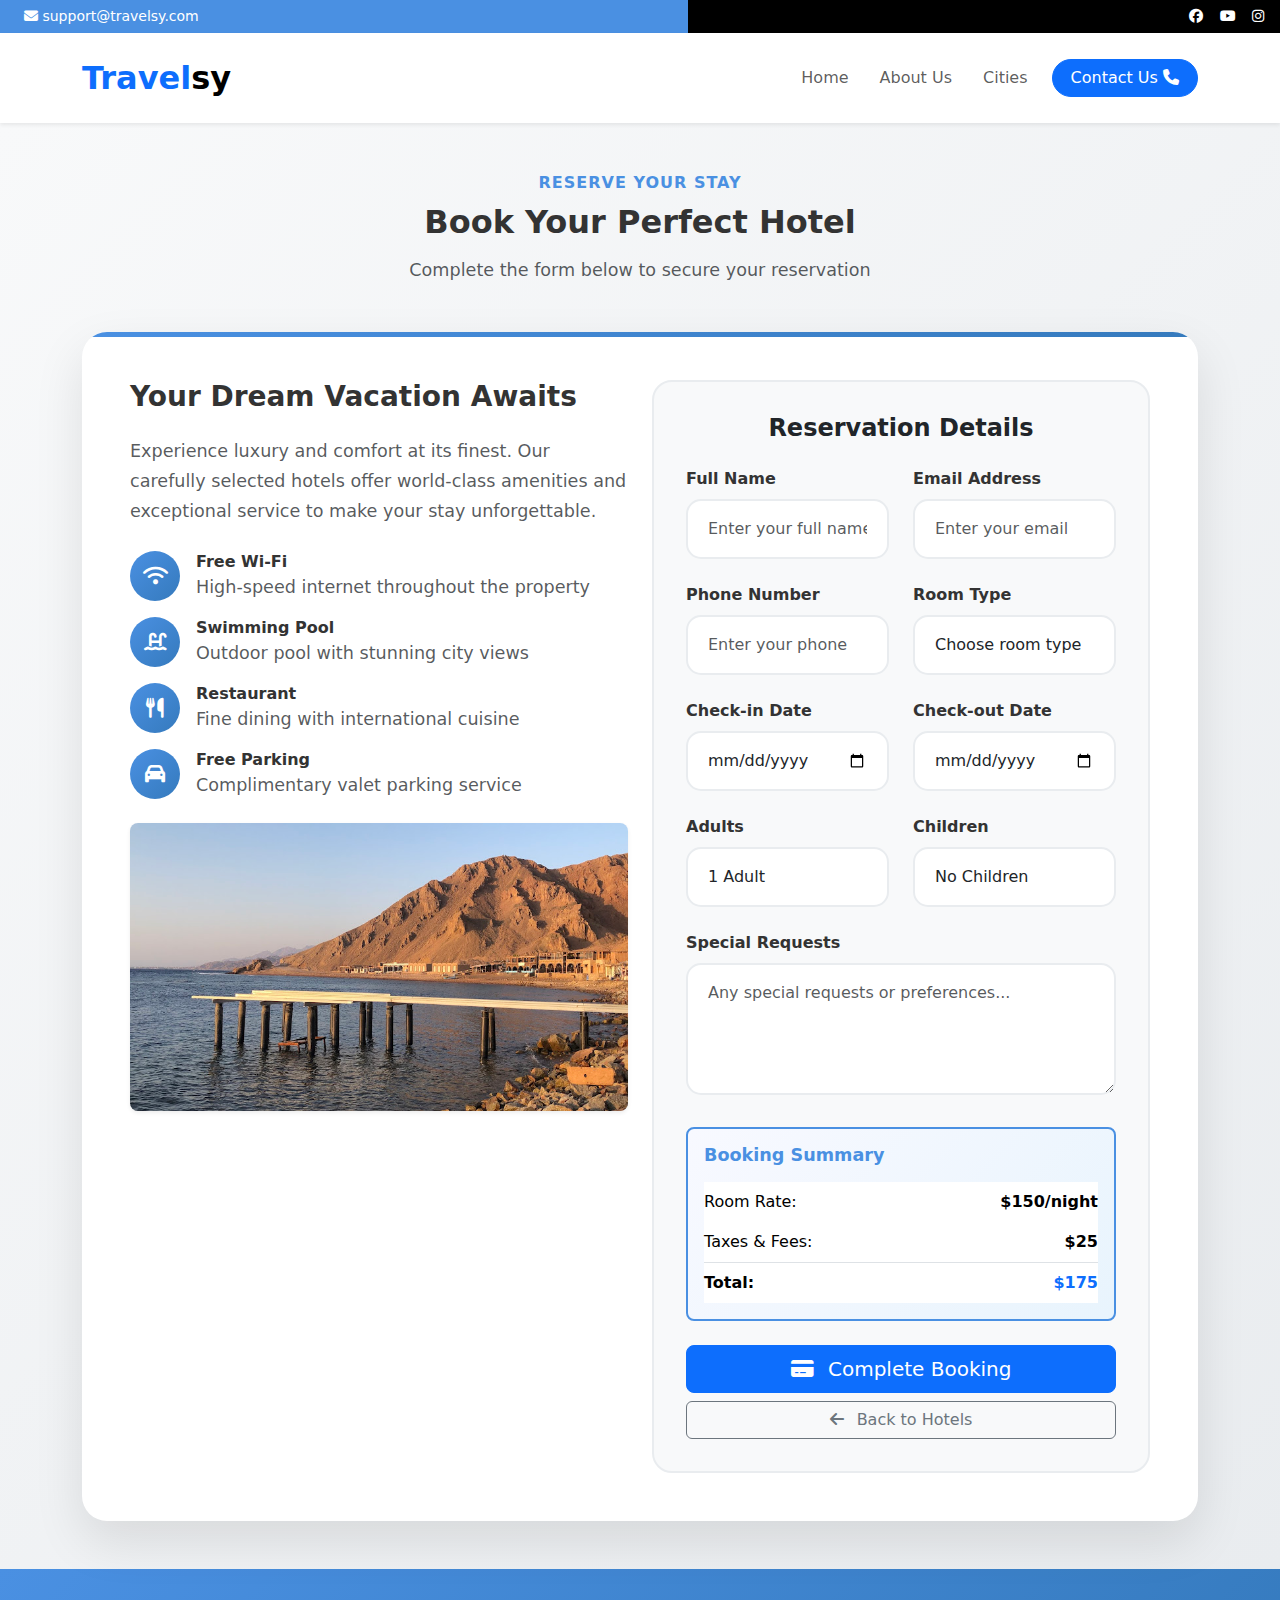
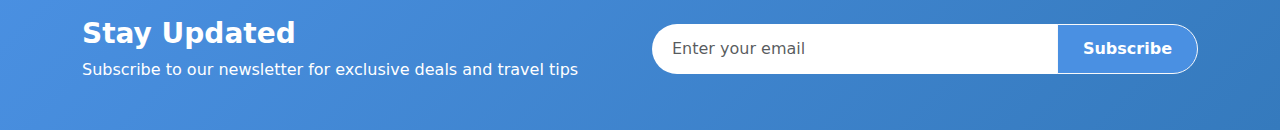
<file: Travelsy-master/Travelsy-master/pages/booking.html>
<!DOCTYPE html>
<html lang="en">

<head>
    <meta charset="UTF-8">
    <meta name="viewport" content="width=device-width, initial-scale=1.0">
    <title>Travelsy - Hotel Booking</title>
    <link rel="stylesheet" href="https://cdnjs.cloudflare.com/ajax/libs/font-awesome/6.5.0/css/all.min.css" />
    <link rel="stylesheet" href="https://cdn.jsdelivr.net/npm/bootstrap@5.3.2/dist/css/bootstrap.min.css" />
    <link rel="stylesheet" href="../css/booking.css" />
</head>

<body>
    <div class="top-header d-flex flex-wrap">
        <div class="top-bar flex-grow-1 text-center text-lg-start px-3">
            <a href="mailto:support@travelsy.com" class="ms-2">
                <i class="fa-solid fa-envelope"></i> support@travelsy.com
            </a>
        </div>
        <div class="black-bar flex-grow-1 text-center text-lg-end px-3">
            <!-- <a href="#"><i class="fa-regular fa-user"></i> Login / Register</a> --> 
            <a href="https://www.facebook.com/share/1AtBywFTQe/"><i class="fab fa-facebook"></i></a>
            <a href="#"><i class="fab fa-youtube"></i></a>
            <a href="#"><i class="fab fa-instagram"></i></a>
        </div>
    </div>

    <nav class="navbar navbar-expand-lg bg-white shadow-sm py-3">
        <div class="container">
            <a class="navbar-brand fs-2 fw-bold" href="../index.html">
                <span class="text-primary">Travel</span>sy
            </a>
            <button class="navbar-toggler" type="button" data-bs-toggle="collapse"
                data-bs-target="#navbarSupportedContent">
                <span class="navbar-toggler-icon"></span>
            </button>
            <div class="collapse navbar-collapse" id="navbarSupportedContent">
                <ul class="navbar-nav ms-auto mb-2 mb-lg-0">
                    <li class="nav-item">
                        <a class="nav-link" href="../index.html">Home</a>
                    </li>
                    <li class="nav-item">
                        <a class="nav-link" href="../About.html">About Us</a>
                    </li>
                    <li class="nav-item">
                        <a class="nav-link" href="../city.html">Cities</a>
                    </li>
                </ul>
                <div class="d-flex ms-3 align-items-center">
                    <a href="../About.html" class="btn btn-primary btn-contact">
                        Contact Us <i class="fa-solid fa-phone"></i>
                    </a>
                </div>
            </div>
        </div>
    </nav>

    <div class="page-content">
        <section class="booking-section py-5 bg-light">
            <div class="container">
                <div class="text-center mb-5">
                    <p class="section-subtitle">Reserve Your Stay</p>
                    <h2 class="fw-bold">Book Your Perfect Hotel</h2>
                    <p class="text-muted">Complete the form below to secure your reservation</p>
                </div>

                <div class="row justify-content-center">
                    <div class="col-lg-12">
                        <div class="booking-form-container">
                            <div class="row">
                                <div class="col-lg-6 booking-form-info">
                                    <h3 class="fw-bold mb-4">Your Dream Vacation Awaits</h3>
                                    <p class="text-muted mb-4">Experience luxury and comfort at its finest. Our
                                        carefully selected hotels offer world-class amenities and exceptional service to
                                        make your stay unforgettable.</p>

                                    <div class="booking-features mb-4">
                                        <div class="feature-item d-flex align-items-center mb-3">
                                            <div class="feature-icon me-3">
                                                <i class="fa-solid fa-wifi"></i>
                                            </div>
                                            <div>
                                                <h6 class="mb-1">Free Wi-Fi</h6>
                                                <p class="text-muted mb-0 small">High-speed internet throughout the
                                                    property</p>
                                            </div>
                                        </div>

                                        <div class="feature-item d-flex align-items-center mb-3">
                                            <div class="feature-icon me-3">
                                                <i class="fa-solid fa-swimming-pool"></i>
                                            </div>
                                            <div>
                                                <h6 class="mb-1">Swimming Pool</h6>
                                                <p class="text-muted mb-0 small">Outdoor pool with stunning city views
                                                </p>
                                            </div>
                                        </div>

                                        <div class="feature-item d-flex align-items-center mb-3">
                                            <div class="feature-icon me-3">
                                                <i class="fa-solid fa-utensils"></i>
                                            </div>
                                            <div>
                                                <h6 class="mb-1">Restaurant</h6>
                                                <p class="text-muted mb-0 small">Fine dining with international cuisine
                                                </p>
                                            </div>
                                        </div>

                                        <div class="feature-item d-flex align-items-center">
                                            <div class="feature-icon me-3">
                                                <i class="fa-solid fa-car"></i>
                                            </div>
                                            <div>
                                                <h6 class="mb-1">Free Parking</h6>
                                                <p class="text-muted mb-0 small">Complimentary valet parking service</p>
                                            </div>
                                        </div>
                                    </div>

                                    <img src="../images/D4.jpg" class="img-fluid w-100 rounded-3 shadow-sm"
                                        alt="Hotel">
                                </div>

                                <div class="col-lg-6">
                                    <div class="booking-form-card">
                                        <h4 class="fw-bold mb-4 text-center">Reservation Details</h4>
                                        <form>
                                            <div class="row">
                                                <div class="col-md-6 mb-4">
                                                    <label for="name" class="form-label fw-semibold">Full Name</label>
                                                    <input type="text" class="form-control" id="name"
                                                        placeholder="Enter your full name">
                                                </div>
                                                <div class="col-md-6 mb-4">
                                                    <label for="email" class="form-label fw-semibold">Email
                                                        Address</label>
                                                    <input type="email" class="form-control" id="email"
                                                        placeholder="Enter your email">
                                                </div>
                                            </div>

                                            <div class="row">
                                                <div class="col-md-6 mb-4">
                                                    <label for="phone" class="form-label fw-semibold">Phone
                                                        Number</label>
                                                    <input type="tel" class="form-control" id="phone"
                                                        placeholder="Enter your phone">
                                                </div>
                                                <div class="col-md-6 mb-4">
                                                    <label for="room-type" class="form-label fw-semibold">Room
                                                        Type</label>
                                                    <select class="form-select" id="room-type">
                                                        <option selected>Choose room type</option>
                                                        <option value="single">Single Room - $150/night</option>
                                                        <option value="double">Double Room - $200/night</option>
                                                        <option value="suite">Suite - $350/night</option>
                                                        <option value="deluxe">Deluxe Suite - $500/night</option>
                                                    </select>
                                                </div>
                                            </div>

                                            <div class="row">
                                                <div class="col-md-6 mb-4">
                                                    <label for="checkin" class="form-label fw-semibold">Check-in
                                                        Date</label>
                                                    <input type="date" class="form-control" id="checkin">
                                                </div>
                                                <div class="col-md-6 mb-4">
                                                    <label for="checkout" class="form-label fw-semibold">Check-out
                                                        Date</label>
                                                    <input type="date" class="form-control" id="checkout">
                                                </div>
                                            </div>

                                            <div class="row">
                                                <div class="col-md-6 mb-4">
                                                    <label for="adults" class="form-label fw-semibold">Adults</label>
                                                    <select class="form-select" id="adults">
                                                        <option value="1">1 Adult</option>
                                                        <option value="2">2 Adults</option>
                                                        <option value="3">3 Adults</option>
                                                        <option value="4">4 Adults</option>
                                                    </select>
                                                </div>
                                                <div class="col-md-6 mb-4">
                                                    <label for="children"
                                                        class="form-label fw-semibold">Children</label>
                                                    <select class="form-select" id="children">
                                                        <option value="0">No Children</option>
                                                        <option value="1">1 Child</option>
                                                        <option value="2">2 Children</option>
                                                        <option value="3">3 Children</option>
                                                    </select>
                                                </div>
                                            </div>

                                            <div class="mb-4">
                                                <label for="requests" class="form-label fw-semibold">Special
                                                    Requests</label>
                                                <textarea class="form-control" id="requests" rows="4"
                                                    placeholder="Any special requests or preferences..."></textarea>
                                            </div>

                                            <div class="booking-summary mb-4 p-3 bg-light rounded-3">
                                                <h6 class="fw-semibold mb-3">Booking Summary</h6>
                                                <table class="table table-borderless mb-0">
                                                    <tbody>
                                                        <tr>
                                                            <td class="ps-0">Room Rate:</td>
                                                            <td class="text-end pe-0 fw-semibold">$150/night</td>
                                                        </tr>
                                                        <tr>
                                                            <td class="ps-0">Taxes & Fees:</td>
                                                            <td class="text-end pe-0 fw-semibold">$25</td>
                                                        </tr>
                                                        <tr class="border-top">
                                                            <td class="ps-0 fw-bold">Total:</td>
                                                            <td class="text-end pe-0 fw-bold text-primary">$175</td>
                                                        </tr>
                                                    </tbody>
                                                </table>
                                            </div>

                                            <div class="d-grid gap-2">
                                                <a href="payment.html" class="btn btn-primary btn-lg">
                                                    <i class="fa-solid fa-credit-card me-2"></i>
                                                    Complete Booking
                                                </a>
                                                <a href="./hotels.html" class="btn btn-outline-secondary">
                                                    <i class="fa-solid fa-arrow-left me-2"></i>
                                                    Back to Hotels
                                                </a>
                                            </div>
                                        </form>
                                    </div>
                                </div>
                            </div>
                        </div>
                    </div>
                </div>
            </div>
        </section>
    </div>

    <section class="newsletter-section py-5 bg-primary text-white">
        <div class="container">
            <div class="row align-items-center">
                <div class="col-lg-6">
                    <h3 class="fw-bold">Stay Updated</h3>
                    <p class="mb-0">Subscribe to our newsletter for exclusive deals and travel tips</p>
                </div>
                <div class="col-lg-6">
                    <form class="newsletter-form">
                        <div class="input-group">
                            <input type="email" class="form-control" placeholder="Enter your email">
                            <button class="btn btn-light" type="submit">Subscribe</button>
                        </div>
                    </form>
                </div>
            </div>
        </div>
    </section>

    <script src="https://cdn.jsdelivr.net/npm/bootstrap@5.3.2/dist/js/bootstrap.bundle.min.js"></script>
</body>

</html>
</file>
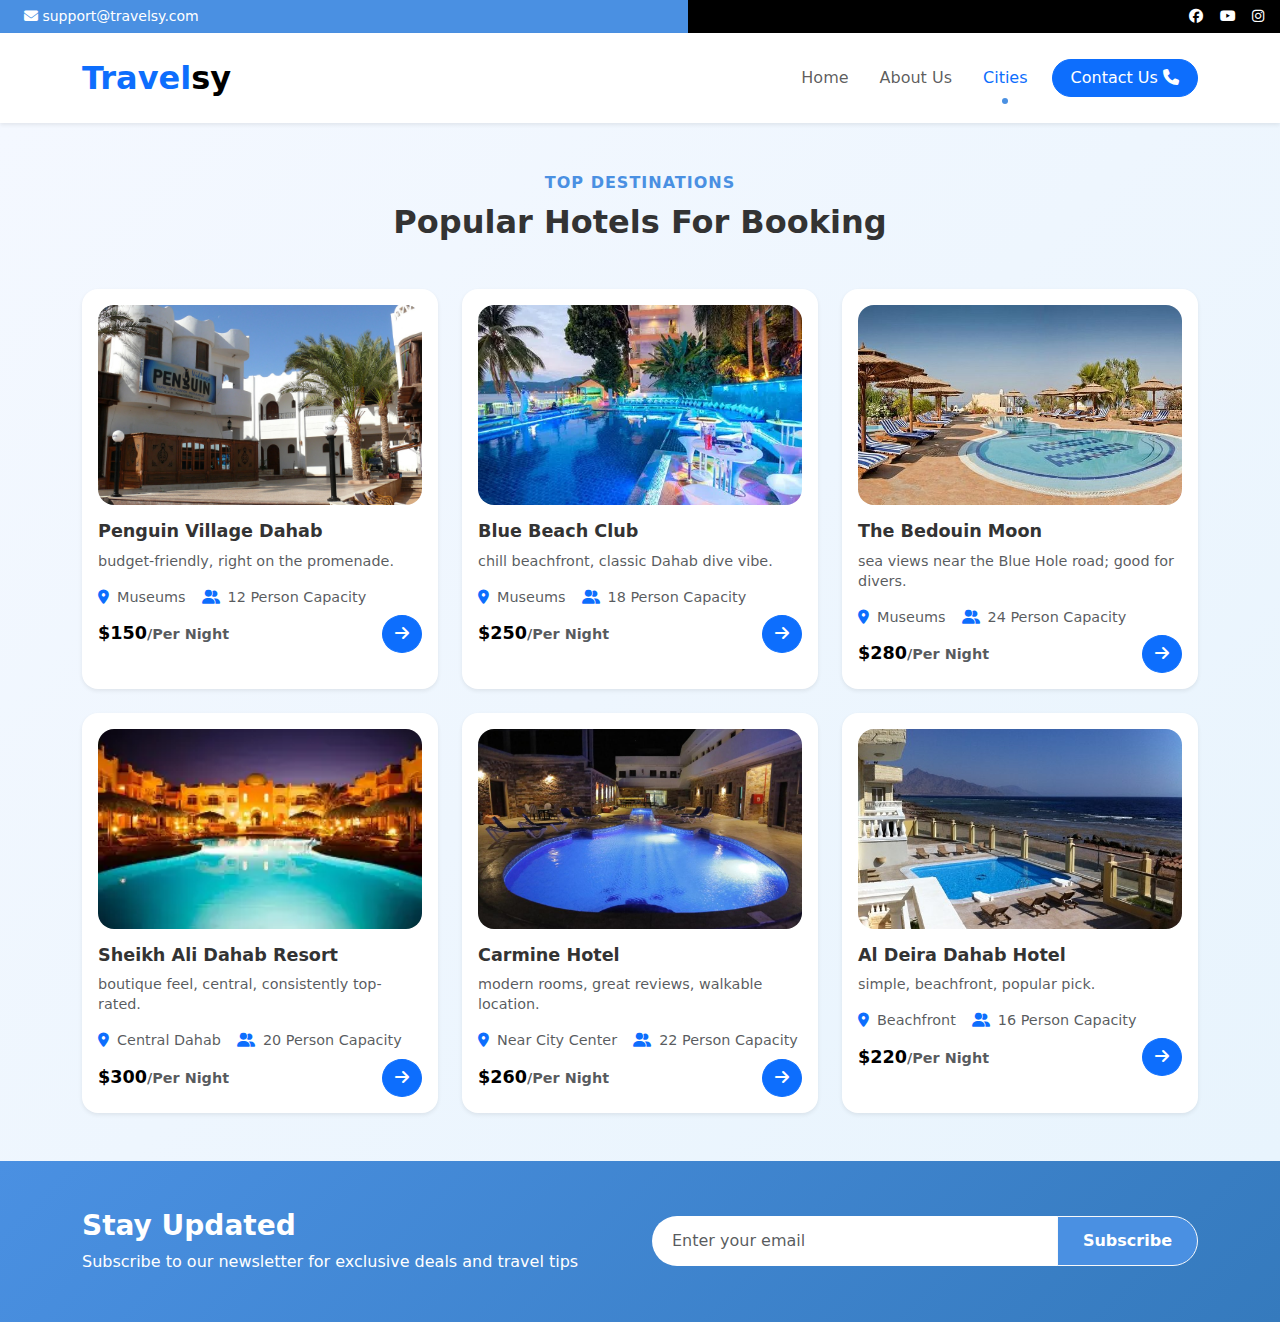
<file: Travelsy-master/Travelsy-master/pages/Dahab.html>
<!DOCTYPE html>
<html lang="en">
  <head>
    <meta charset="UTF-8" />
    <meta name="viewport" content="width=device-width, initial-scale=1.0" />
    <title>Travelsy - Hotels</title>

    <link
      rel="stylesheet"
      href="https://cdnjs.cloudflare.com/ajax/libs/font-awesome/6.5.0/css/all.min.css"
    />
    <link
      rel="stylesheet"
      href="https://cdn.jsdelivr.net/npm/bootstrap@5.3.2/dist/css/bootstrap.min.css"
    />
    <link rel="stylesheet" href="./../css/hotels.css" />
  </head>
  <body>
    <div class="top-header d-flex flex-wrap">
      <div class="top-bar flex-grow-1 text-center text-lg-start px-3">
        <a href="mailto:support@travelsy.com" class="ms-2">
          <i class="fa-solid fa-envelope"></i> support@travelsy.com
        </a>
      </div>
      <div class="black-bar flex-grow-1 text-center text-lg-end px-3">
        <!--  <a href="#"><i class="fa-regular fa-user"></i> Login / Register</a> -->
        <a href="https://www.facebook.com/share/1AtBywFTQe/"
          ><i class="fab fa-facebook"></i
        ></a>
        <a href="#"><i class="fab fa-youtube"></i></a>
        <a href="#"><i class="fab fa-instagram"></i></a>
      </div>
    </div>

    <nav class="navbar navbar-expand-lg bg-white shadow-sm py-3">
      <div class="container">
        <a class="navbar-brand fs-2 fw-bold" href="./../index.html">
          <span class="text-primary">Travel</span>sy
        </a>
        <button
          class="navbar-toggler"
          type="button"
          data-bs-toggle="collapse"
          data-bs-target="#navbarSupportedContent"
        >
          <span class="navbar-toggler-icon"></span>
        </button>
        <div class="collapse navbar-collapse" id="navbarSupportedContent">
          <ul class="navbar-nav ms-auto mb-2 mb-lg-0">
            <li class="nav-item">
              <a class="nav-link" href="./../index.html">Home</a>
            </li>
            <li class="nav-item">
              <a class="nav-link" href="./../About.html">About Us</a>
            </li>
            <li class="nav-item">
              <a class="nav-link active text-primary" href="./../city.html"
                >Cities</a
              >
            </li>
          </ul>
          <div class="d-flex ms-3 align-items-center">
            <a href="./../About.html" class="btn btn-primary btn-contact">
              Contact Us <i class="fa-solid fa-phone"></i>
            </a>
          </div>
        </div>
      </div>
    </nav>

    <div class="page-content">
      <section class="hotels-section py-5">
        <div class="container">
          <div class="text-center mb-5">
            <p class="section-subtitle">Top Destinations</p>
            <h2 class="fw-bold">Popular Hotels For Booking</h2>
          </div>

          <!-- <div class="row mb-5">
            <div class="col-md-6 mx-auto">
              <div class="input-group">
                <input type="text" class="form-control" placeholder="Search for hotels...">
                <button class="btn btn-primary" type="button"><i class="fa fa-search"></i></button>
              </div>
            </div>
          </div> -->

          <div class="row g-4">
            <!-- Hotel 1 -->
            <div class="col-md-4">
              <div class="hotel-card p-3 shadow-sm bg-white rounded-4 h-100">
                <img
                  src="./../images/Penguin.jfif"
                  class="img-fluid w-100 rounded-4 mb-3"
                  alt="Hotel 1"
                />
                <h5 class="fw-semibold">Penguin Village Dahab</h5>
                <p class="text-muted small">
                  budget-friendly, right on the promenade.
                </p>
                <div class="d-flex align-items-center mb-2 small text-muted">
                  <i class="fa-solid fa-location-dot me-2 text-primary"></i
                  >Museums
                  <i class="fa-solid fa-user-group ms-3 me-2 text-primary"></i>
                  12 Person Capacity
                </div>
                <div class="d-flex justify-content-between align-items-center">
                  <h5 class="mb-0 text-dark">
                    <span class="fw-bold text-black">$150</span
                    ><small class="text-muted">/Per Night</small>
                  </h5>
                  <a
                    href="./booking.html"
                    class="btn btn-primary rounded-circle"
                    ><i class="fa-solid fa-arrow-right"></i
                  ></a>
                </div>
              </div>
            </div>

            <!-- Hotel 2 -->
            <div class="col-md-4">
              <div class="hotel-card p-3 shadow-sm bg-white rounded-4 h-100">
                <img
                  src="./../images/Blue beach.webp"
                  class="img-fluid w-100 rounded-4 mb-3"
                  alt="Hotel 2"
                />
                <h5 class="fw-semibold">Blue Beach Club</h5>
                <p class="text-muted small">
                  chill beachfront, classic Dahab dive vibe.
                </p>
                <div class="d-flex align-items-center mb-2 small text-muted">
                  <i class="fa-solid fa-location-dot me-2 text-primary"></i
                  >Museums
                  <i class="fa-solid fa-user-group ms-3 me-2 text-primary"></i>
                  18 Person Capacity
                </div>
                <div class="d-flex justify-content-between align-items-center">
                  <h5 class="mb-0 text-dark">
                    <span class="fw-bold text-black">$250</span
                    ><small class="text-muted">/Per Night</small>
                  </h5>
                  <a
                    href="./booking.html"
                    class="btn btn-primary rounded-circle"
                    ><i class="fa-solid fa-arrow-right"></i
                  ></a>
                </div>
              </div>
            </div>

            <!-- Hotel 3 -->
            <div class="col-md-4">
              <div class="hotel-card p-3 shadow-sm bg-white rounded-4 h-100">
                <img
                  src="./../images/B moon.jfif"
                  class="img-fluid w-100 rounded-4 mb-3"
                  alt="Hotel 3"
                />
                <h5 class="fw-semibold">The Bedouin Moon</h5>
                <p class="text-muted small">
                  sea views near the Blue Hole road; good for divers.
                </p>
                <div class="d-flex align-items-center mb-2 small text-muted">
                  <i class="fa-solid fa-location-dot me-2 text-primary"></i
                  >Museums
                  <i class="fa-solid fa-user-group ms-3 me-2 text-primary"></i>
                  24 Person Capacity
                </div>
                <div class="d-flex justify-content-between align-items-center">
                  <h5 class="mb-0 text-dark">
                    <span class="fw-bold text-black">$280</span
                    ><small class="text-muted">/Per Night</small>
                  </h5>
                  <a
                    href="./booking.html"
                    class="btn btn-primary rounded-circle"
                    ><i class="fa-solid fa-arrow-right"></i
                  ></a>
                </div>
              </div>
            </div>

            <!-- Hotel 4 (NEW) -->
            <div class="col-md-4">
              <div class="hotel-card p-3 shadow-sm bg-white rounded-4 h-100">
                <img
                  src="./../images/Sheikh Ali.png.webp"
                  class="img-fluid w-100 rounded-4 mb-3"
                  alt="Sheikh Ali Dahab Resort"
                />
                <h5 class="fw-semibold">Sheikh Ali Dahab Resort</h5>
                <p class="text-muted small">
                  boutique feel, central, consistently top-rated.
                </p>
                <div class="d-flex align-items-center mb-2 small text-muted">
                  <i class="fa-solid fa-location-dot me-2 text-primary"></i
                  >Central Dahab
                  <i class="fa-solid fa-user-group ms-3 me-2 text-primary"></i>
                  20 Person Capacity
                </div>
                <div class="d-flex justify-content-between align-items-center">
                  <h5 class="mb-0 text-dark">
                    <span class="fw-bold text-black">$300</span
                    ><small class="text-muted">/Per Night</small>
                  </h5>
                  <a
                    href="./booking.html"
                    class="btn btn-primary rounded-circle"
                    ><i class="fa-solid fa-arrow-right"></i
                  ></a>
                </div>
              </div>
            </div>

            <!-- Hotel 5 (NEW) -->
            <div class="col-md-4">
              <div class="hotel-card p-3 shadow-sm bg-white rounded-4 h-100">
                <img
                  src="./../images/Carmine-Hotel.jpg"
                  class="img-fluid w-100 rounded-4 mb-3"
                  alt="Carmine Hotel"
                />
                <h5 class="fw-semibold">Carmine Hotel</h5>
                <p class="text-muted small">
                  modern rooms, great reviews, walkable location.
                </p>
                <div class="d-flex align-items-center mb-2 small text-muted">
                  <i class="fa-solid fa-location-dot me-2 text-primary"></i>Near
                  City Center
                  <i class="fa-solid fa-user-group ms-3 me-2 text-primary"></i>
                  22 Person Capacity
                </div>
                <div class="d-flex justify-content-between align-items-center">
                  <h5 class="mb-0 text-dark">
                    <span class="fw-bold text-black">$260</span
                    ><small class="text-muted">/Per Night</small>
                  </h5>
                  <a
                    href="./booking.html"
                    class="btn btn-primary rounded-circle"
                    ><i class="fa-solid fa-arrow-right"></i
                  ></a>
                </div>
              </div>
            </div>

            <!-- Hotel 6 (NEW) -->
            <div class="col-md-4">
              <div class="hotel-card p-3 shadow-sm bg-white rounded-4 h-100">
                <img
                  src="./../images/dahab-hotel-view-from.jpg"
                  class="img-fluid w-100 rounded-4 mb-3"
                  alt="Al Deira Dahab Hotel"
                />
                <h5 class="fw-semibold">Al Deira Dahab Hotel</h5>
                <p class="text-muted small">
                  simple, beachfront, popular pick.
                </p>
                <div class="d-flex align-items-center mb-2 small text-muted">
                  <i class="fa-solid fa-location-dot me-2 text-primary"></i
                  >Beachfront
                  <i class="fa-solid fa-user-group ms-3 me-2 text-primary"></i>
                  16 Person Capacity
                </div>
                <div class="d-flex justify-content-between align-items-center">
                  <h5 class="mb-0 text-dark">
                    <span class="fw-bold text-black">$220</span
                    ><small class="text-muted">/Per Night</small>
                  </h5>
                  <a
                    href="./booking.html"
                    class="btn btn-primary rounded-circle"
                    ><i class="fa-solid fa-arrow-right"></i
                  ></a>
                </div>
              </div>
            </div>
          </div>
        </div>
      </section>

      <section class="newsletter-section py-5 bg-primary text-white">
        <div class="container">
          <div class="row align-items-center">
            <div class="col-lg-6">
              <h3 class="fw-bold">Stay Updated</h3>
              <p class="mb-0">
                Subscribe to our newsletter for exclusive deals and travel tips
              </p>
            </div>
            <div class="col-lg-6">
              <form class="newsletter-form">
                <div class="input-group">
                  <input
                    type="email"
                    class="form-control"
                    placeholder="Enter your email"
                  />
                  <button class="btn btn-light" type="submit">Subscribe</button>
                </div>
              </form>
            </div>
          </div>
        </div>
      </section>
    </div>

    <script src="https://cdn.jsdelivr.net/npm/bootstrap@5.3.2/dist/js/bootstrap.bundle.min.js"></script>
  </body>
</html>
</file>
<file: css/index.css>
/* Body Layout */
body {
  min-height: 100vh;
  display: flex;
  flex-direction: column;
}

/* Page Content Flex Grow */
.page-content {
  flex-grow: 1;
  display: flex;
  flex-direction: column;
}

.page-content > *:first-child {
  flex-grow: 1;
}

/* Top blue bar */
.top-bar {
  background: #4a90e2;
  color: #fff;
  font-size: 14px;
  padding: 6px 0;
}

.top-bar a {
  color: #fff;
  text-decoration: none;
}

/* Black bar */
.black-bar {
  background: #000;
  color: #fff;
  font-size: 14px;
  padding: 6px 0;
}

.black-bar a {
  color: #fff;
  margin-left: 12px;
  text-decoration: none;
  transition: color 0.3s ease;
}

.black-bar a:hover {
  color: #4a90e2;
}

/* Navbar */
.navbar-nav .nav-link {
  margin-left: 15px;
  font-weight: 500;
  position: relative;
}

.navbar-nav .nav-link.active::after {
  content: "";
  position: absolute;
  bottom: -6px;
  left: 50%;
  transform: translateX(-50%);
  width: 6px;
  height: 6px;
  background: #4a90e2;
  border-radius: 50%;
}

/* Contact button */
.btn-contact {
  border-radius: 25px;
  padding: 6px 18px;
  transition: 0.3s;
}

.btn-contact:hover {
  background-color: #357abd;
}

/* Search icon */
.search-icon {
  border: 1px solid #4a90e2;
  border-radius: 50%;
  padding: 7px 12px;
  color: #4a90e2;
  margin-right: 10px;
  transition: background 0.3s;
}

.search-icon:hover {
  background: #4a90e2;
  color: #fff;
}

/* Hero */
.hero {
  background: linear-gradient(135deg, rgba(74, 144, 226, 0.1) 0%, rgba(53, 122, 189, 0.05) 50%, rgba(255, 255, 255, 0.1) 100%), 
              url('../images/wave-haikei.svg') no-repeat center center;
  background-size: cover;
  position: relative;
  overflow: hidden;
}

/* Professional gradient overlay */
.hero::before {
  content: "";
  position: absolute;
  top: 0;
  left: 0;
  width: 100%;
  height: 100%;
  background: linear-gradient(45deg, 
    rgba(74, 144, 226, 0.08) 0%, 
    rgba(255, 255, 255, 0.05) 25%, 
    rgba(53, 122, 189, 0.06) 50%, 
    rgba(255, 255, 255, 0.03) 75%, 
    rgba(74, 144, 226, 0.05) 100%);
  pointer-events: none;
  z-index: 0;
}

/* Animated gradient overlay for extra depth */
.hero::after {
  content: "";
  position: absolute;
  top: -50%;
  left: -50%;
  width: 200%;
  height: 200%;
  background: radial-gradient(circle, 
    rgba(74, 144, 226, 0.03) 0%, 
    transparent 50%);
  animation: float 20s ease-in-out infinite;
  pointer-events: none;
  z-index: 0;
}

@keyframes float {
  0%, 100% {
    transform: translate(0, 0) rotate(0deg);
  }
  33% {
    transform: translate(30px, -30px) rotate(120deg);
  }
  66% {
    transform: translate(-20px, 20px) rotate(240deg);
  }
}

.hero .container {
  position: relative;
  z-index: 1;
}

/* Tagline */
.hero .tagline {
  font-family: 'Dancing Script', cursive;
  font-size: 22px;
  color: #666;
}

/* Image structure */
.image-structure {
  position: relative;
}

.clickable-image-container {
  position: relative;
  overflow: hidden;
  border-radius: 15px;
  cursor: pointer;
}

.img-vertical {
  width: 48%;
  height: 250px;
  object-fit: cover;
  border-radius: 15px;
  box-shadow: 0px 4px 12px rgba(0, 0, 0, 0.1);
  transition: transform 0.4s ease;
}

.img-horizontal {
  width: 100%;
  height: 200px;
  object-fit: cover;
  border-radius: 15px;
  box-shadow: 0px 4px 12px rgba(0, 0, 0, 0.1);
  transition: transform 0.4s ease;
}

.clickable-image {
  transition: transform 0.4s ease, filter 0.3s ease;
}

.clickable-image-container:hover .clickable-image {
  transform: scale(1.05);
  filter: brightness(0.7);
}

.image-overlay {
  position: absolute;
  top: 0;
  left: 0;
  right: 0;
  bottom: 0;
  background: rgba(74, 144, 226, 0.9);
  display: flex;
  align-items: center;
  justify-content: center;
  opacity: 0;
  transition: opacity 0.3s ease;
  border-radius: 15px;
}

.clickable-image-container:hover .image-overlay {
  opacity: 1;
}

.overlay-content {
  text-align: center;
  padding: 20px;
}

.social-links-overlay {
  display: flex;
  gap: 15px;
  justify-content: center;
}

.social-link {
  display: inline-flex;
  align-items: center;
  justify-content: center;
  width: 40px;
  height: 40px;
  background: rgba(255, 255, 255, 0.2);
  border-radius: 50%;
  color: #fff;
  text-decoration: none;
  transition: all 0.3s ease;
  backdrop-filter: blur(10px);
}

.social-link:hover {
  background: #fff;
  color: #4a90e2;
  transform: scale(1.1);
}

.social-link i {
  font-size: 18px;
}

/* Join Now circle */
.join-now {
  position: absolute;
  right: 43%;
  top: 40%;
  width: 100px;
  height: 100px;
  border-radius: 50%;
  background: #4a90e2;
  color: #fff;
  display: flex;
  align-items: center;
  justify-content: center;
  overflow: hidden;
}

.join-now i {
  font-size: 24px;
  position: absolute;
}

/* Rotating text */
.circle-text {
  position: absolute;
  font-size: 13px;
  font-weight: bold;
  letter-spacing: 2px;
  text-transform: uppercase;
  animation: rotate 8s linear infinite;
  white-space: nowrap;
}

@keyframes rotate {
  from {
    transform: rotate(0deg);
  }
  to {
    transform: rotate(360deg);
  }
}

/* Section Subtitle */
.section-subtitle {
  font-size: 14px;
  color: #4a90e2;
  font-weight: 600;
  margin-bottom: 5px;
  text-transform: uppercase;
  letter-spacing: 1px;
}

/* Featured Destinations */
.featured-destinations {
  background: #f8f9fa;
}

.destination-card {
  background: #fff;
  border-radius: 20px;
  overflow: hidden;
  box-shadow: 0 10px 30px rgba(0, 0, 0, 0.1);
  transition: transform 0.3s ease, box-shadow 0.3s ease;
  height: 100%;
}

.destination-card:hover {
  transform: translateY(-10px);
  box-shadow: 0 20px 40px rgba(0, 0, 0, 0.15);
}

.destination-image {
  position: relative;
  overflow: hidden;
  height: 250px;
}

.destination-image img {
  width: 100%;
  height: 100%;
  object-fit: cover;
  transition: transform 0.3s ease;
}

.destination-card:hover .destination-image img {
  transform: scale(1.1);
}

.destination-overlay {
  position: absolute;
  top: 0;
  left: 0;
  right: 0;
  bottom: 0;
  background: rgba(74, 144, 226, 0.8);
  display: flex;
  align-items: center;
  justify-content: center;
  opacity: 0;
  transition: opacity 0.3s ease;
}

.destination-card:hover .destination-overlay {
  opacity: 1;
}

.destination-content {
  padding: 25px;
}

.destination-content h5 {
  font-weight: 700;
  margin-bottom: 10px;
  color: #333;
}

.destination-stats {
  display: flex;
  gap: 20px;
  font-size: 14px;
  color: #666;
}

.destination-stats i {
  color: #4a90e2;
  margin-right: 5px;
}

/* Services Section */
.services-section {
  background: #f8f9fa;
}

.service-card {
  background: #fff;
  padding: 40px 30px;
  border-radius: 20px;
  box-shadow: 0 5px 20px rgba(0, 0, 0, 0.08);
  transition: transform 0.3s ease, box-shadow 0.3s ease;
  height: 100%;
}

.service-card:hover {
  transform: translateY(-5px);
  box-shadow: 0 15px 35px rgba(0, 0, 0, 0.15);
}

.service-icon {
  width: 80px;
  height: 80px;
  background: linear-gradient(135deg, #4a90e2, #357abd);
  border-radius: 50%;
  display: flex;
  align-items: center;
  justify-content: center;
  margin: 0 auto 25px;
  transition: transform 0.3s ease;
}

.service-card:hover .service-icon {
  transform: scale(1.1);
}

.service-icon i {
  font-size: 32px;
  color: #fff;
}

.service-card h5 {
  font-weight: 700;
  margin-bottom: 15px;
  color: #333;
}

/* Testimonials Section */
.testimonials-section {
  background: #fff;
}

.testimonial-card {
  background: #f8f9fa;
  padding: 30px;
  border-radius: 20px;
  border-left: 4px solid #4a90e2;
  box-shadow: 0 5px 20px rgba(0, 0, 0, 0.08);
  transition: transform 0.3s ease;
  height: 100%;
}

.testimonial-card:hover {
  transform: translateY(-5px);
}

.testimonial-content {
  margin-bottom: 25px;
}

.testimonial-content p {
  font-style: italic;
  font-size: 16px;
  line-height: 1.6;
  color: #555;
  margin-bottom: 0;
}

.testimonial-author {
  display: flex;
  align-items: center;
  gap: 15px;
}

.author-image {
  width: 60px;
  height: 60px;
  border-radius: 50%;
  object-fit: cover;
  border: 3px solid #4a90e2;
}

.author-info h6 {
  font-weight: 700;
  margin-bottom: 5px;
  color: #333;
}

.author-info p {
  margin-bottom: 0;
  font-size: 14px;
}

/* Video Section */
.video-section {
  background: #f8f9fa;
}

.video-container {
  position: relative;
  overflow: hidden;
  border-radius: 20px;
  box-shadow: 0 15px 35px rgba(0, 0, 0, 0.1);
  transition: transform 0.3s ease;
}

.video-container:hover {
  transform: translateY(-5px);
}

.video-container iframe {
  border-radius: 20px;
}

/* Newsletter Section */
.newsletter-section {
  background: linear-gradient(135deg, #4a90e2, #357abd);
}

.newsletter-form .input-group {
  max-width: 400px;
  margin-left: auto;
}

.newsletter-form .form-control {
  border: none;
  padding: 15px 20px;
  border-radius: 50px 0 0 50px;
  font-size: 16px;
}

.newsletter-form .btn {
  border-radius: 0 50px 50px 0;
  padding: 15px 25px;
  font-weight: 600;
  border: none;
}

/* Footer */
.footer {
  background: #1a1a1a !important;
  margin-top: auto;
}

.footer h5, .footer h6 {
  color: #fff;
  margin-bottom: 20px;
}

.footer .list-unstyled li {
  margin-bottom: 8px;
}

.footer .list-unstyled a {
  text-decoration: none;
  transition: color 0.3s ease;
}

.footer .list-unstyled a:hover {
  color: #4a90e2 !important;
}

.footer .social-links a {
  display: inline-block;
  width: 40px;
  height: 40px;
  background: #333;
  border-radius: 50%;
  text-align: center;
  line-height: 40px;
  transition: all 0.3s ease;
  text-decoration: none;
  color: #fff;
}

.footer .social-links a:hover {
  background: #4a90e2;
  color: #fff !important;
  transform: translateY(-2px);
}

/* Newsletter Section in Footer */
.footer .newsletter-section {
  background: linear-gradient(135deg, #4a90e2, #357abd) !important;
}

.footer .newsletter-form .input-group {
  max-width: 400px;
  margin-left: auto;
}

.footer .newsletter-form .form-control {
  border: none;
  padding: 15px 20px;
  border-radius: 50px 0 0 50px;
  font-size: 16px;
}

.footer .newsletter-form .btn {
  border-radius: 0 50px 50px 0;
  padding: 15px 25px;
  font-weight: 600;
  border: none;
}

/* Footer responsive */
@media (max-width: 768px) {
  .footer .newsletter-form .input-group {
    margin-top: 20px;
    flex-direction: column;
  }
  
  .footer .newsletter-form .form-control {
    border-radius: 12px;
    margin-bottom: 15px;
  }
  
  .footer .newsletter-form .btn {
    border-radius: 12px;
  }
  
  .footer .row > div {
    margin-bottom: 30px;
  }
}

/* Hotels Section */
.hotels-section {
  background-color: #f4f8ff;
}

.hotels-section .section-subtitle {
  font-size: 14px;
  color: #4a90e2;
  font-weight: 600;
  margin-bottom: 5px;
}

.hotels-section h2 {
  font-size: 28px;
  font-weight: 700;
  color: #000;
}

/* Hotel Card */
.hotel-card {
  transition: transform 0.3s ease, box-shadow 0.3s ease;
}

.hotel-card:hover {
  transform: translateY(-8px);
  box-shadow: 0px 6px 20px rgba(0, 0, 0, 0.15);
}

.hotel-card img {
  height: 200px;
  object-fit: cover;
  border-radius: 12px;
}

.hotel-card h5 {
  font-size: 18px;
  margin-bottom: 8px;
}

.hotel-card p {
  font-size: 14px;
  line-height: 1.4;
}

.hotel-card .btn {
  width: 40px;
  height: 40px;
  display: flex;
  align-items: center;
  justify-content: center;
  padding: 0;
}

/* Modern Form Styling */
.form-control {
  border: 2px solid #e9ecef;
  border-radius: 12px;
  padding: 15px 20px;
  font-size: 16px;
  transition: border-color 0.3s ease, box-shadow 0.3s ease;
}

.form-control:focus {
  border-color: #4a90e2;
  box-shadow: 0 0 0 0.2rem rgba(74, 144, 226, 0.25);
}

.input-group .form-control {
  border-radius: 12px 0 0 12px;
}

.input-group .btn {
  border-radius: 0 12px 12px 0;
  padding: 15px 25px;
  font-weight: 600;
}

/* Booking Form Container */
.booking-form-container {
  background: #fff;
  border-radius: 20px;
  box-shadow: 0px 10px 40px rgba(0, 0, 0, 0.1);
  padding: 40px;
}

.booking-form-info {
  padding-right: 40px;
}

/* Booking Form Card */
.booking-form-card {
  background: #f8f9fa;
  border-radius: 15px;
  padding: 30px;
  border: 1px solid #e9ecef;
}

/* Feature Items */
.feature-item {
  transition: transform 0.2s ease;
}

.feature-item:hover {
  transform: translateX(5px);
}

.feature-icon {
  width: 45px;
  height: 45px;
  background: linear-gradient(135deg, #4a90e2, #357abd);
  border-radius: 50%;
  display: flex;
  align-items: center;
  justify-content: center;
  flex-shrink: 0;
}

.feature-icon i {
  color: #fff;
  font-size: 18px;
}

/* Booking Summary */
.booking-summary {
  border: 2px solid #4a90e2;
  background: #f8f9ff !important;
}

.booking-summary h6 {
  color: #4a90e2;
}

/* Form Select Styling */
.form-select {
  border: 2px solid #e9ecef;
  border-radius: 12px;
  padding: 15px 20px;
  font-size: 16px;
  transition: border-color 0.3s ease, box-shadow 0.3s ease;
}

.form-select:focus {
  border-color: #4a90e2;
  box-shadow: 0 0 0 0.2rem rgba(74, 144, 226, 0.25);
}

/* City Cards */
.city-card {
  transition: transform 0.3s ease, box-shadow 0.3s ease;
  cursor: pointer;
}

.city-card:hover {
  transform: translateY(-10px);
  box-shadow: 0 20px 40px rgba(0, 0, 0, 0.2) !important;
}

.city-images {
  position: relative;
  width: 100%;
  height: 100%;
}

.city-image {
  position: absolute;
  top: 0;
  left: 0;
  width: 100%;
  height: 100%;
  object-fit: cover;
  opacity: 0;
  transition: opacity 0.5s ease;
}

.city-image.active {
  opacity: 1;
}

.city-overlay {
  background: linear-gradient(to top, rgba(0, 0, 0, 0.8), rgba(0, 0, 0, 0.3), transparent);
  transition: background 0.3s ease;
}

.city-card:hover .city-overlay {
  background: linear-gradient(to top, rgba(74, 144, 226, 0.9), rgba(74, 144, 226, 0.5), transparent);
}

.city-stats span {
  background: rgba(255, 255, 255, 0.2);
  padding: 5px 10px;
  border-radius: 15px;
  font-size: 14px;
  backdrop-filter: blur(10px);
}

/* Responsive Design */
@media (max-width: 1200px) {
  .booking-form-info {
    padding-right: 20px;
  }
  
  .service-card {
    padding: 30px 20px;
  }
}

@media (max-width: 992px) {
  .destination-stats {
    flex-direction: column;
    gap: 10px;
  }
  
  .booking-form-info {
    padding-right: 0;
    margin-bottom: 40px;
  }
  
  .booking-form-card {
    margin-top: 0;
  }
  
  .hero .display-5 {
    font-size: 2.5rem;
  }
  
  .service-card {
    margin-bottom: 30px;
    padding: 25px 20px;
  }
  
  .testimonial-card {
    margin-bottom: 30px;
  }
}

@media (max-width: 768px) {
  .newsletter-form .input-group {
    margin-top: 20px;
  }
  
  .city-card {
    height: 300px !important;
  }
  
  .hero .display-5 {
    font-size: 2rem;
  }
  
  .hero .tagline {
    font-size: 18px;
  }
  
  .booking-form-container {
    padding: 30px 20px;
  }
  
  .booking-form-card {
    padding: 25px 20px;
  }
  
  .feature-item {
    margin-bottom: 20px !important;
  }
  
  .destination-content {
    padding: 20px;
  }
  
  .service-icon {
    width: 60px;
    height: 60px;
    margin-bottom: 20px;
  }
  
  .service-icon i {
    font-size: 24px;
  }
  
  .author-image {
    width: 50px;
    height: 50px;
  }
  
  .footer .row > div {
    margin-bottom: 30px;
  }
  
  .navbar-nav {
    text-align: center;
    margin-top: 20px;
  }
  
  .btn-contact {
    margin-top: 15px;
  }
}

@media (max-width: 576px) {
  .hero {
    padding: 40px 0;
  }
  
  .hero .display-5 {
    font-size: 1.75rem;
    line-height: 1.3;
  }
  
  .hero .lead {
    font-size: 1rem;
  }
  
  .section-subtitle {
    font-size: 12px;
  }
  
  h2.fw-bold {
    font-size: 1.5rem;
  }
  
  .booking-form-container {
    padding: 20px 15px;
  }
  
  .booking-form-card {
    padding: 20px 15px;
  }
  
  .form-control, .form-select {
    padding: 12px 15px;
    font-size: 14px;
  }
  
  .btn-lg {
    padding: 12px 20px;
    font-size: 16px;
  }
  
  .destination-card {
    margin-bottom: 25px;
  }
  
  .service-card {
    padding: 20px 15px;
  }
  
  .testimonial-card {
    padding: 15px;
  }
  
  .city-card {
    height: 250px !important;
  }
  
  .city-overlay {
    padding: 20px !important;
  }
  
  .city-overlay h3 {
    font-size: 1.25rem;
  }
  
  .city-overlay p {
    font-size: 14px;
  }
  
  .hotel-card {
    margin-bottom: 25px;
  }
  
  .top-header {
    font-size: 12px;
  }
  
  .navbar-brand {
    font-size: 1.5rem !important;
  }
  
  .img-vertical, .img-horizontal {
    border-radius: 10px;
  }
  
  .clickable-image-container {
    border-radius: 10px;
  }
  
  .image-overlay {
    border-radius: 10px;
  }
  
  .overlay-content {
    padding: 15px;
  }
  
  .overlay-content h6 {
    font-size: 14px;
  }
  
  .social-link {
    width: 35px;
    height: 35px;
  }
  
  .social-link i {
    font-size: 16px;
  }
  
  .join-now {
    width: 80px;
    height: 80px;
    right: 45%;
  }
  
  .circle-text {
    font-size: 11px;
  }
  
  .newsletter-form .input-group {
    flex-direction: column;
  }
  
  .newsletter-form .form-control {
    border-radius: 12px;
    margin-bottom: 15px;
  }
  
  .newsletter-form .btn {
    border-radius: 12px;
  }
  
  .booking-summary {
    margin-bottom: 30px;
  }
  
  .feature-icon {
    width: 35px;
    height: 35px;
  }
  
  .feature-icon i {
    font-size: 16px;
  }
}

@media (max-width: 480px) {
  .container {
    padding-left: 15px;
    padding-right: 15px;
  }
  
  .hero .btn-lg {
    font-size: 14px;
    padding: 10px 20px;
  }
  
  .booking-form-container {
    margin: 0 10px;
  }
  
  .city-card {
    height: 220px !important;
  }
  
  .destination-image {
    height: 180px;
  }
  
  .service-card {
    padding: 15px;
  }
  
  .testimonial-card {
    padding: 15px;
  }
  
  .hotel-card {
    padding: 15px !important;
  }
}

/* Landscape Mobile */
@media (max-width: 768px) and (orientation: landscape) {
  .hero {
    padding: 30px 0;
  }
  
  .city-card {
    height: 200px !important;
  }
  
  .booking-form-container {
    padding: 25px;
  }
}
</file>
<file: Travelsy-master/Travelsy-master/css/index.css>
/* Index/Home Page Specific Styles */
@import url('./base.css');

/* Hero Section */
.hero {
  background: linear-gradient(135deg, rgba(74, 144, 226, 0.1) 0%, rgba(53, 122, 189, 0.05) 50%, rgba(255, 255, 255, 0.1) 100%), 
              url('../images/wave-haikei.svg') no-repeat center center;
  background-size: cover;
  position: relative;
  overflow: hidden;
}

.hero::before {
  content: "";
  position: absolute;
  top: 0;
  left: 0;
  right: 0;
  bottom: 0;
  background: rgba(255, 255, 255, 0.1);
  z-index: 1;
}

.hero .container {
  position: relative;
  z-index: 2;
}

.tagline {
  color: #4a90e2;
  font-weight: 600;
  font-size: 1.1rem;
  margin-bottom: 1rem;
}

/* Image Structure */
.image-structure {
  position: relative;
  z-index: 2;
}

.img-vertical {
  width: 200px;
  height: 250px;
  object-fit: cover;
  transition: transform 0.3s ease;
}

.img-horizontal {
  width: 400px;
  height: 200px;
  object-fit: cover;
  transition: transform 0.3s ease;
}

.clickable-image-container {
  position: relative;
  overflow: hidden;
  border-radius: 12px;
  box-shadow: 0 8px 25px rgba(0, 0, 0, 0.15);
}

.clickable-image:hover {
  transform: scale(1.05);
}

.image-overlay {
  position: absolute;
  top: 0;
  left: 0;
  right: 0;
  bottom: 0;
  background: rgba(0, 0, 0, 0.7);
  display: flex;
  align-items: center;
  justify-content: center;
  opacity: 0;
  transition: opacity 0.3s ease;
}

.clickable-image-container:hover .image-overlay {
  opacity: 1;
}

.overlay-content {
  text-align: center;
  color: white;
}

.social-links-overlay {
  display: flex;
  gap: 15px;
  justify-content: center;
  margin-top: 15px;
}

.social-link {
  color: white;
  font-size: 1.5rem;
  transition: color 0.3s ease;
}

.social-link:hover {
  color: #4a90e2;
}

/* Join Now Circle */
.join-now {
  position: absolute;
  bottom: -20px;
  right: 20px;
  z-index: 3;
}

.circle-text {
  background: #4a90e2;
  color: white;
  padding: 15px 25px;
  border-radius: 50px;
  font-weight: 600;
  box-shadow: 0 4px 15px rgba(74, 144, 226, 0.3);
  animation: pulse 2s infinite;
}

@keyframes pulse {
  0% { transform: scale(1); }
  50% { transform: scale(1.05); }
  100% { transform: scale(1); }
}

/* Featured Destinations */
.featured-destinations {
  background: #f8f9fa;
}

.destination-card {
  background: white;
  border-radius: 15px;
  overflow: hidden;
  box-shadow: 0 5px 20px rgba(0, 0, 0, 0.1);
  transition: transform 0.3s ease, box-shadow 0.3s ease;
}

.destination-card:hover {
  transform: translateY(-5px);
  box-shadow: 0 10px 30px rgba(0, 0, 0, 0.15);
}

.destination-image {
  position: relative;
  overflow: hidden;
}

.destination-image img {
  width: 100%;
  height: 200px;
  object-fit: cover;
  transition: transform 0.3s ease;
}

.destination-card:hover .destination-image img {
  transform: scale(1.1);
}

.destination-overlay {
  position: absolute;
  top: 0;
  left: 0;
  right: 0;
  bottom: 0;
  background: rgba(0, 0, 0, 0.6);
  display: flex;
  align-items: center;
  justify-content: center;
  opacity: 0;
  transition: opacity 0.3s ease;
}

.destination-card:hover .destination-overlay {
  opacity: 1;
}

.destination-content {
  padding: 20px;
}

.destination-content h5 {
  color: #333;
  margin-bottom: 10px;
}

.destination-stats {
  display: flex;
  gap: 15px;
  margin-top: 15px;
  font-size: 0.9rem;
  color: #666;
}

.destination-stats span {
  display: flex;
  align-items: center;
  gap: 5px;
}

.destination-stats i {
  color: #4a90e2;
}


/* Responsive Design */
@media (max-width: 768px) {
  .img-vertical {
    width: 150px;
    height: 180px;
  }
  
  .img-horizontal {
    width: 300px;
    height: 150px;
  }
  
  .join-now {
    bottom: -10px;
    right: 10px;
  }
  
  .circle-text {
    padding: 10px 20px;
    font-size: 0.9rem;
  }
}
</file>
<file: css/about.css>
/* About Page Specific Styles */
@import url('./base.css');

/* About Section */
.about-section {
  background: linear-gradient(135deg, #f8f9fa 0%, #e9ecef 100%);
}

.about-section .section-subtitle {
  color: #4a90e2;
  font-weight: 600;
  text-transform: uppercase;
  letter-spacing: 1px;
  margin-bottom: 0.5rem;
}

.about-section h2 {
  color: #333;
  margin-bottom: 1rem;
}

.about-section .lead {
  color: #666;
  font-size: 1.1rem;
}

/* Founder Cards */
.founder-card {
  background: white;
  border-radius: 20px;
  box-shadow: 0 10px 30px rgba(0, 0, 0, 0.1);
  transition: transform 0.3s ease, box-shadow 0.3s ease;
  height: 100%;
  border: none;
}

.founder-card:hover {
  transform: translateY(-10px);
  box-shadow: 0 20px 40px rgba(0, 0, 0, 0.15);
}

.founder-card img {
  border: 4px solid #4a90e2;
  transition: transform 0.3s ease;
}

.founder-card:hover img {
  transform: scale(1.05);
}

.founder-card h4 {
  color: #333;
  margin-bottom: 0.5rem;
}

.founder-card .text-primary {
  color: #4a90e2 !important;
  font-weight: 600;
}

.founder-card .text-muted {
  line-height: 1.6;
  color: #666;
}

/* Social Links */
.social-links a {
  color: #4a90e2;
  transition: all 0.3s ease;
  text-decoration: none;
}

.social-links a:hover {
  color: #357abd;
  transform: translateY(-2px);
}

/* Team Values Section */
.team-values {
  background: white;
  border-radius: 20px;
  padding: 40px;
  box-shadow: 0 10px 30px rgba(0, 0, 0, 0.1);
  margin-top: 40px;
}

.value-item {
  text-align: center;
  padding: 20px;
}

.value-icon {
  width: 80px;
  height: 80px;
  background: linear-gradient(135deg, #4a90e2, #357abd);
  border-radius: 50%;
  display: flex;
  align-items: center;
  justify-content: center;
  margin: 0 auto 20px;
  transition: transform 0.3s ease;
}

.value-item:hover .value-icon {
  transform: scale(1.1);
}

.value-icon i {
  font-size: 32px;
  color: white;
}

.value-item h5 {
  color: #333;
  margin-bottom: 15px;
  font-weight: 600;
}

.value-item p {
  color: #666;
  line-height: 1.6;
}

/* Mission Statement */
.mission-statement {
  background: linear-gradient(135deg, #4a90e2 0%, #357abd 100%);
  color: white;
  border-radius: 20px;
  padding: 40px;
  margin-top: 40px;
  text-align: center;
}

.mission-statement h3 {
  margin-bottom: 20px;
  font-weight: 600;
}

.mission-statement p {
  font-size: 1.1rem;
  line-height: 1.6;
  opacity: 0.9;
}

/* Responsive Design */
@media (max-width: 768px) {
  .about-section {
    padding: 40px 0;
  }
  
  .founder-card {
    margin-bottom: 30px;
  }
  
  .team-values {
    padding: 30px 20px;
  }
  
  .mission-statement {
    padding: 30px 20px;
  }
  
  .value-item {
    margin-bottom: 30px;
  }
}

@media (max-width: 576px) {
  .founder-card img {
    width: 120px;
    height: 120px;
  }
  
  .value-icon {
    width: 60px;
    height: 60px;
  }
  
  .value-icon i {
    font-size: 24px;
  }
}
</file>
<file: css/city.css>
/* Cities Page Specific Styles */
@import url('./base.css');

/* Cities Section */
.cities-section {
  background: linear-gradient(135deg, #f8f9fa 0%, #e9ecef 100%);
}

.cities-section .section-subtitle {
  color: #4a90e2;
  font-weight: 600;
  text-transform: uppercase;
  letter-spacing: 1px;
  margin-bottom: 0.5rem;
}

.cities-section h2 {
  color: #333;
  margin-bottom: 1rem;
}

.cities-section .text-muted {
  color: #666;
  font-size: 1.1rem;
}

/* City Cards */
.city-card {
  position: relative;
  border-radius: 20px;
  overflow: hidden;
  box-shadow: 0 15px 35px rgba(0, 0, 0, 0.1);
  transition: transform 0.3s ease, box-shadow 0.3s ease;
  cursor: pointer;
  height: 380px;
}

.city-card:hover {
  transform: translateY(-15px);
  box-shadow: 0 25px 50px rgba(0, 0, 0, 0.2);
}

.city-card img {
  width: 100%;
  height: 100%;
  object-fit: cover;
  transition: transform 0.5s ease;
}

.city-card:hover img {
  transform: scale(1.1);
}

/* City Overlay */
.city-overlay {
  position: absolute;
  top: 0;
  left: 0;
  width: 100%;
  height: 100%;
  background: linear-gradient(
    to top,
    rgba(0, 0, 0, 0.8) 0%,
    rgba(0, 0, 0, 0.5) 50%,
    rgba(0, 0, 0, 0.2) 100%
  );
  display: flex;
  flex-direction: column;
  justify-content: flex-end;
  padding: 2rem;
  color: white;
  transition: background 0.3s ease;
}

.city-card:hover .city-overlay {
  background: linear-gradient(
    to top,
    rgba(74, 144, 226, 0.9) 0%,
    rgba(74, 144, 226, 0.6) 50%,
    rgba(74, 144, 226, 0.3) 100%
  );
}

.city-overlay h3 {
  font-weight: 700;
  margin-bottom: 0.5rem;
  font-size: 1.75rem;
}

.city-overlay p {
  margin-bottom: 1rem;
  line-height: 1.5;
  opacity: 0.9;
}

/* City Stats */
.city-stats {
  margin-bottom: 1rem;
}

.city-stats span {
  background: rgba(255, 255, 255, 0.2);
  padding: 0.5rem 1rem;
  border-radius: 25px;
  font-size: 0.9rem;
  margin-right: 0.75rem;
  backdrop-filter: blur(10px);
  border: 1px solid rgba(255, 255, 255, 0.3);
}

.city-stats i {
  margin-right: 0.5rem;
  color: #4a90e2;
}

/* City Buttons */
.city-overlay .btn {
  align-self: flex-start;
  border-radius: 25px;
  padding: 0.5rem 1.5rem;
  font-weight: 600;
  transition: all 0.3s ease;
  border: 2px solid transparent;
}

.city-overlay .btn:hover {
  background: white;
  color: #4a90e2;
  transform: translateY(-2px);
  box-shadow: 0 5px 15px rgba(0, 0, 0, 0.2);
}

/* City Grid Layout */
.city-grid {
  display: grid;
  gap: 2rem;
  margin-top: 3rem;
}

/* Featured City */
.featured-city {
  grid-column: span 2;
  height: 450px;
}

.featured-city .city-overlay h3 {
  font-size: 2.5rem;
}

.featured-city .city-overlay p {
  font-size: 1.1rem;
}

/* City Categories */
.city-categories {
  margin-bottom: 3rem;
}

.category-filter {
  display: flex;
  justify-content: center;
  gap: 1rem;
  flex-wrap: wrap;
}

.category-btn {
  background: white;
  border: 2px solid #e9ecef;
  color: #666;
  padding: 0.75rem 1.5rem;
  border-radius: 25px;
  font-weight: 500;
  transition: all 0.3s ease;
  cursor: pointer;
}

.category-btn:hover,
.category-btn.active {
  background: #4a90e2;
  color: white;
  border-color: #4a90e2;
  transform: translateY(-2px);
}

/* City Search */
.city-search {
  max-width: 500px;
  margin: 0 auto 3rem;
}

.city-search .input-group {
  box-shadow: 0 5px 20px rgba(0, 0, 0, 0.1);
  border-radius: 25px;
  overflow: hidden;
}

.city-search .form-control {
  border: none;
  padding: 1rem 1.5rem;
  font-size: 1rem;
}

.city-search .btn {
  border: none;
  padding: 1rem 1.5rem;
  background: #4a90e2;
  color: white;
  font-weight: 600;
}

.city-search .btn:hover {
  background: #357abd;
}

/* Responsive Design */
@media (max-width: 1200px) {
  .featured-city {
    grid-column: span 1;
    height: 380px;
  }
  
  .featured-city .city-overlay h3 {
    font-size: 2rem;
  }
}

@media (max-width: 768px) {
  .cities-section {
    padding: 40px 0;
  }
  
  .city-card {
    height: 300px;
    margin-bottom: 2rem;
  }
  
  .city-overlay {
    padding: 1.5rem;
  }
  
  .city-overlay h3 {
    font-size: 1.5rem;
  }
  
  .city-stats span {
    display: block;
    margin-bottom: 0.5rem;
    margin-right: 0;
  }
  
  .category-filter {
    gap: 0.5rem;
  }
  
  .category-btn {
    padding: 0.5rem 1rem;
    font-size: 0.9rem;
  }
}

@media (max-width: 576px) {
  .city-card {
    height: 250px;
  }
  
  .city-overlay {
    padding: 1rem;
  }
  
  .city-overlay h3 {
    font-size: 1.25rem;
  }
  
  .city-overlay p {
    font-size: 0.9rem;
  }
  
  .city-search .form-control,
  .city-search .btn {
    padding: 0.75rem 1rem;
  }
}
</file>
<file: css/hotels.css>
/* Hotels Page Specific Styles */
@import url('./base.css');

/* Hotels Section */
.hotels-section {
  background: linear-gradient(135deg, #f4f8ff 0%, #e8f4fd 100%);
  padding: 60px 0;
}

.hotels-section .section-subtitle {
  color: #4a90e2;
  font-weight: 600;
  text-transform: uppercase;
  letter-spacing: 1px;
  margin-bottom: 0.5rem;
}

.hotels-section h2 {
  color: #333;
  margin-bottom: 1rem;
  font-weight: 700;
}

/* Hotel Cards */
.hotel-card {
  background: white;
  border-radius: 20px;
  padding: 1.5rem;
  box-shadow: 0 8px 25px rgba(0, 0, 0, 0.1);
  transition: transform 0.3s ease, box-shadow 0.3s ease;
  height: 100%;
  border: none;
  position: relative;
  overflow: hidden;
}

.hotel-card::before {
  content: '';
  position: absolute;
  top: 0;
  left: 0;
  right: 0;
  height: 4px;
  background: linear-gradient(90deg, #4a90e2, #357abd);
  transform: scaleX(0);
  transition: transform 0.3s ease;
}

.hotel-card:hover::before {
  transform: scaleX(1);
}

.hotel-card:hover {
  transform: translateY(-10px);
  box-shadow: 0 20px 40px rgba(0, 0, 0, 0.15);
}

.hotel-card img {
  width: 100%;
  height: 200px;
  object-fit: cover;
  border-radius: 15px;
  margin-bottom: 1rem;
  transition: transform 0.3s ease;
}

.hotel-card:hover img {
  transform: scale(1.05);
}

.hotel-card h5 {
  color: #333;
  font-weight: 600;
  margin-bottom: 0.5rem;
  font-size: 1.1rem;
}

.hotel-card .text-muted {
  color: #666;
  font-size: 0.9rem;
  line-height: 1.4;
  margin-bottom: 1rem;
}

/* Hotel Features */
.hotel-features {
  display: flex;
  align-items: center;
  margin-bottom: 1rem;
  font-size: 0.85rem;
  color: #666;
}

.hotel-features i {
  color: #4a90e2;
  margin-right: 0.5rem;
  width: 16px;
}

.hotel-features .me-2 {
  margin-right: 0.5rem;
}

.hotel-features .ms-3 {
  margin-left: 1rem;
}

/* Hotel Price and Booking */
.hotel-price {
  display: flex;
  justify-content: space-between;
  align-items: center;
  margin-top: 1rem;
}

.price-info h5 {
  margin-bottom: 0;
  color: #333;
}

.price-info .fw-bold {
  color: #4a90e2;
  font-size: 1.25rem;
}

.price-info small {
  color: #666;
  font-size: 0.8rem;
}

.booking-btn {
  width: 45px;
  height: 45px;
  border-radius: 50%;
  background: #4a90e2;
  color: white;
  border: none;
  display: flex;
  align-items: center;
  justify-content: center;
  transition: all 0.3s ease;
  box-shadow: 0 4px 15px rgba(74, 144, 226, 0.3);
}

.booking-btn:hover {
  background: #357abd;
  transform: scale(1.1);
  box-shadow: 0 6px 20px rgba(74, 144, 226, 0.4);
}

/* Hotel Search and Filters */
.hotel-filters {
  background: white;
  border-radius: 20px;
  padding: 2rem;
  box-shadow: 0 5px 20px rgba(0, 0, 0, 0.1);
  margin-bottom: 3rem;
}

.filter-row {
  display: flex;
  gap: 1rem;
  flex-wrap: wrap;
  align-items: end;
}

.filter-group {
  flex: 1;
  min-width: 200px;
}

.filter-group label {
  font-weight: 600;
  color: #333;
  margin-bottom: 0.5rem;
  display: block;
}

.filter-group .form-control,
.filter-group .form-select {
  border: 2px solid #e9ecef;
  border-radius: 12px;
  padding: 0.75rem 1rem;
  transition: border-color 0.3s ease, box-shadow 0.3s ease;
}

.filter-group .form-control:focus,
.filter-group .form-select:focus {
  border-color: #4a90e2;
  box-shadow: 0 0 0 0.2rem rgba(74, 144, 226, 0.25);
}

.filter-btn {
  background: #4a90e2;
  color: white;
  border: none;
  padding: 0.75rem 1.5rem;
  border-radius: 12px;
  font-weight: 600;
  transition: all 0.3s ease;
}

.filter-btn:hover {
  background: #357abd;
  transform: translateY(-2px);
}

/* Hotel Grid */
.hotel-grid {
  display: grid;
  gap: 2rem;
  grid-template-columns: repeat(auto-fit, minmax(350px, 1fr));
}

/* Hotel Categories */
.hotel-categories {
  margin-bottom: 2rem;
}

.category-tabs {
  display: flex;
  justify-content: center;
  gap: 1rem;
  flex-wrap: wrap;
}

.category-tab {
  background: white;
  border: 2px solid #e9ecef;
  color: #666;
  padding: 0.75rem 1.5rem;
  border-radius: 25px;
  font-weight: 500;
  transition: all 0.3s ease;
  cursor: pointer;
  text-decoration: none;
}

.category-tab:hover,
.category-tab.active {
  background: #4a90e2;
  color: white;
  border-color: #4a90e2;
  transform: translateY(-2px);
}

/* Responsive Design */
@media (max-width: 1200px) {
  .hotel-grid {
    grid-template-columns: repeat(auto-fit, minmax(300px, 1fr));
  }
}

@media (max-width: 768px) {
  .hotels-section {
    padding: 40px 0;
  }
  
  .hotel-filters {
    padding: 1.5rem;
  }
  
  .filter-row {
    flex-direction: column;
    gap: 1rem;
  }
  
  .filter-group {
    min-width: 100%;
  }
  
  .hotel-grid {
    grid-template-columns: 1fr;
    gap: 1.5rem;
  }
  
  .hotel-card {
    margin-bottom: 1.5rem;
  }
  
  .category-tabs {
    gap: 0.5rem;
  }
  
  .category-tab {
    padding: 0.5rem 1rem;
    font-size: 0.9rem;
  }
}

@media (max-width: 576px) {
  .hotel-card {
    padding: 1rem;
  }
  
  .hotel-card img {
    height: 180px;
  }
  
  .hotel-features {
    flex-direction: column;
    align-items: flex-start;
    gap: 0.5rem;
  }
  
  .hotel-features .ms-3 {
    margin-left: 0;
  }
  
  .price-info h5 {
    font-size: 1rem;
  }
  
  .price-info .fw-bold {
    font-size: 1.1rem;
  }
  
  .booking-btn {
    width: 40px;
    height: 40px;
  }
}
</file>
<file: css/payment.css>
/* Payment Page Specific Styles */
@import url('./base.css');

/* Payment Section */
.payment-section {
  background: linear-gradient(135deg, #f8f9fa 0%, #e9ecef 100%);
  padding: 60px 0;
  display: flex;
  justify-content: center;
  align-items: center;
}

.payment-section .section-subtitle {
  color: #4a90e2;
  font-weight: 600;
  text-transform: uppercase;
  letter-spacing: 1px;
  margin-bottom: 0.5rem;
}

.payment-section h2 {
  color: #333;
  margin-bottom: 1rem;
  font-weight: 700;
}

.payment-section .text-muted {
  color: #666;
  font-size: 1.1rem;
}

/* Payment Container */
.payment-container {
  background: white;
  border-radius: 25px;
  box-shadow: 0 20px 50px rgba(0, 0, 0, 0.1);
  padding: 3rem;
  overflow: hidden;
  position: relative;
}

.payment-container::before {
  content: '';
  position: absolute;
  top: 0;
  left: 0;
  right: 0;
  height: 5px;
  background: linear-gradient(90deg, #28a745, #4a90e2, #28a745);
  background-size: 200% 100%;
  animation: security-gradient 4s ease-in-out infinite;
}

@keyframes security-gradient {
  0%, 100% { background-position: 0% 50%; }
  50% { background-position: 100% 50%; }
}

/* Payment Methods */
.payment-methods {
  margin-bottom: 2rem;
}

.payment-method {
  border: 2px solid #e9ecef;
  border-radius: 15px;
  padding: 1.5rem;
  margin-bottom: 1rem;
  cursor: pointer;
  transition: all 0.3s ease;
  background: white;
}

.payment-method:hover {
  border-color: #4a90e2;
  transform: translateY(-2px);
  box-shadow: 0 5px 20px rgba(74, 144, 226, 0.1);
}

.payment-method.selected {
  border-color: #4a90e2;
  background: #f8f9ff;
  box-shadow: 0 5px 20px rgba(74, 144, 226, 0.15);
}

.payment-method-header {
  display: flex;
  align-items: center;
  justify-content: space-between;
  margin-bottom: 1rem;
}

.payment-method-info {
  display: flex;
  align-items: center;
  gap: 1rem;
}

.payment-icon {
  width: 50px;
  height: 50px;
  background: linear-gradient(135deg, #4a90e2, #357abd);
  border-radius: 12px;
  display: flex;
  align-items: center;
  justify-content: center;
  color: white;
  font-size: 24px;
}

.payment-method-details h6 {
  color: #333;
  font-weight: 600;
  margin-bottom: 0.25rem;
}

.payment-method-details p {
  color: #666;
  margin-bottom: 0;
  font-size: 0.9rem;
}

.payment-method-radio {
  width: 20px;
  height: 20px;
  accent-color: #4a90e2;
}

/* Payment Form */
.payment-form {
  background: #f8f9fa;
  border-radius: 20px;
  padding: 2.5rem;
  border: 2px solid #e9ecef;
  position: relative;
}

.payment-form::before {
  content: '';
  position: absolute;
  top: -2px;
  left: -2px;
  right: -2px;
  bottom: -2px;
  background: linear-gradient(135deg, #28a745, #4a90e2);
  border-radius: 20px;
  z-index: -1;
  opacity: 0;
  transition: opacity 0.3s ease;
}

.payment-form:hover::before {
  opacity: 1;
}

/* Form Controls */
.form-control,
.form-select {
  border: 2px solid #e9ecef;
  border-radius: 15px;
  padding: 1rem 1.25rem;
  font-size: 1rem;
  transition: all 0.3s ease;
  background: white;
}

.form-control:focus,
.form-select:focus {
  border-color: #28a745;
  box-shadow: 0 0 0 0.25rem rgba(40, 167, 69, 0.15);
  background: white;
}

.form-label {
  font-weight: 600;
  color: #333;
  margin-bottom: 0.5rem;
}

/* Card Input Styling */
.card-input {
  position: relative;
}

.card-input .form-control {
  padding-left: 3rem;
}

.card-input::before {
  content: '💳';
  position: absolute;
  left: 1rem;
  top: 50%;
  transform: translateY(-50%);
  font-size: 1.2rem;
  z-index: 10;
}

/* Form Groups */
.form-group {
  margin-bottom: 1.5rem;
}

.form-row {
  display: flex;
  gap: 1rem;
  flex-wrap: wrap;
}

.form-row .form-group {
  flex: 1;
  min-width: 200px;
}

/* Security Features */
.security-features {
  background: linear-gradient(135deg, #d4edda 0%, #c3e6cb 100%);
  border: 1px solid #c3e6cb;
  border-radius: 15px;
  padding: 1.5rem;
  margin-bottom: 2rem;
}

.security-features h6 {
  color: #155724;
  font-weight: 600;
  margin-bottom: 1rem;
  display: flex;
  align-items: center;
  gap: 0.5rem;
}

.security-features i {
  color: #28a745;
}

.security-features ul {
  margin-bottom: 0;
  padding-left: 1.5rem;
}

.security-features li {
  color: #155724;
  margin-bottom: 0.5rem;
  font-size: 0.9rem;
}

/* Submit Button */
.btn-pay {
  background: linear-gradient(135deg, #28a745, #20c997);
  border: none;
  color: white;
  padding: 1rem 2rem;
  border-radius: 15px;
  font-weight: 600;
  font-size: 1.1rem;
  transition: all 0.3s ease;
  width: 100%;
  margin-top: 1rem;
}

.btn-pay:hover {
  transform: translateY(-3px);
  box-shadow: 0 10px 25px rgba(40, 167, 69, 0.3);
}

.btn-pay:active {
  transform: translateY(-1px);
}

/* Payment Summary */
.payment-summary {
  background: linear-gradient(135deg, #f8f9ff 0%, #e8f4fd 100%);
  border: 2px solid #4a90e2;
  border-radius: 20px;
  padding: 2rem;
  margin-top: 2rem;
}

.payment-summary h6 {
  color: #4a90e2;
  font-weight: 700;
  margin-bottom: 1rem;
  font-size: 1.1rem;
}

.summary-item {
  display: flex;
  justify-content: space-between;
  align-items: center;
  padding: 0.75rem 0;
  border-bottom: 1px solid #e9ecef;
}

.summary-item:last-child {
  border-bottom: none;
  font-weight: 700;
  color: #28a745;
  font-size: 1.25rem;
}

.summary-label {
  color: #666;
}

.summary-value {
  color: #333;
  font-weight: 500;
}

/* Progress Steps */
.payment-progress {
  display: flex;
  justify-content: center;
  margin-bottom: 3rem;
}

.progress-step {
  display: flex;
  align-items: center;
  margin: 0 1rem;
}

.progress-step .step-number {
  width: 40px;
  height: 40px;
  background: #e9ecef;
  border-radius: 50%;
  display: flex;
  align-items: center;
  justify-content: center;
  color: #666;
  font-weight: 600;
  margin-right: 0.5rem;
  transition: all 0.3s ease;
}

.progress-step.active .step-number {
  background: #28a745;
  color: white;
}

.progress-step.completed .step-number {
  background: #4a90e2;
  color: white;
}

.progress-step .step-label {
  color: #666;
  font-weight: 500;
  font-size: 0.9rem;
}

.progress-step.active .step-label {
  color: #28a745;
  font-weight: 600;
}

.progress-step.completed .step-label {
  color: #4a90e2;
}

/* Trust Indicators */
.trust-indicators {
  display: flex;
  justify-content: center;
  gap: 2rem;
  margin-top: 2rem;
  flex-wrap: wrap;
}

.trust-indicator {
  display: flex;
  align-items: center;
  gap: 0.5rem;
  color: #666;
  font-size: 0.9rem;
}

.trust-indicator i {
  color: #28a745;
  font-size: 1.1rem;
}

/* Responsive Design */
@media (max-width: 1200px) {
  .payment-container {
    padding: 2rem;
  }
  
  .payment-form {
    padding: 2rem;
  }
}

@media (max-width: 992px) {
  .form-row {
    flex-direction: column;
  }
  
  .form-row .form-group {
    min-width: 100%;
  }
}

@media (max-width: 768px) {
  .payment-section {
    padding: 40px 0;
  }
  
  .payment-container {
    padding: 2rem;
    margin: 0 1rem;
  }
  
  .payment-form {
    padding: 1.5rem;
  }
  
  .payment-method {
    padding: 1rem;
  }
  
  .payment-icon {
    width: 40px;
    height: 40px;
    font-size: 20px;
  }
  
  .progress-step {
    margin: 0 0.5rem;
  }
  
  .progress-step .step-label {
    display: none;
  }
  
  .trust-indicators {
    gap: 1rem;
  }
}

@media (max-width: 576px) {
  .payment-container {
    padding: 1.5rem;
    margin: 0 0.5rem;
  }
  
  .payment-form {
    padding: 1rem;
  }
  
  .form-control,
  .form-select {
    padding: 0.75rem 1rem;
    font-size: 0.9rem;
  }
  
  .btn-pay {
    padding: 0.75rem 1.5rem;
    font-size: 1rem;
  }
  
  .payment-method-header {
    flex-direction: column;
    align-items: flex-start;
    gap: 1rem;
  }
  
  .security-features {
    padding: 1rem;
  }
  
  .trust-indicators {
    flex-direction: column;
    align-items: center;
    gap: 1rem;
  }
}
</file>
<file: Travelsy-master/Travelsy-master/css/city.css>
/* Cities Page Specific Styles */
@import url('./base.css');

/* Cities Section */
.cities-section {
  background: linear-gradient(135deg, #f8f9fa 0%, #e9ecef 100%);
}

.cities-section .section-subtitle {
  color: #4a90e2;
  font-weight: 600;
  text-transform: uppercase;
  letter-spacing: 1px;
  margin-bottom: 0.5rem;
}

.cities-section h2 {
  color: #333;
  margin-bottom: 1rem;
}

.cities-section .text-muted {
  color: #666;
  font-size: 1.1rem;
}

/* City Cards */
.city-card {
  position: relative;
  border-radius: 20px;
  overflow: hidden;
  box-shadow: 0 15px 35px rgba(0, 0, 0, 0.1);
  transition: transform 0.3s ease, box-shadow 0.3s ease;
  cursor: pointer;
  height: 380px;
}

.city-card:hover {
  transform: translateY(-15px);
  box-shadow: 0 25px 50px rgba(0, 0, 0, 0.2);
}

.city-card img {
  width: 100%;
  height: 100%;
  object-fit: cover;
  transition: transform 0.5s ease;
}

.city-card:hover img {
  transform: scale(1.1);
}

/* City Overlay */
.city-overlay {
  position: absolute;
  top: 0;
  left: 0;
  width: 100%;
  height: 100%;
  background: linear-gradient(
    to top,
    rgba(0, 0, 0, 0.8) 0%,
    rgba(0, 0, 0, 0.5) 50%,
    rgba(0, 0, 0, 0.2) 100%
  );
  display: flex;
  flex-direction: column;
  justify-content: flex-end;
  padding: 2rem;
  color: white;
  transition: background 0.3s ease;
}

.city-card:hover .city-overlay {
  background: linear-gradient(
    to top,
    rgba(74, 144, 226, 0.9) 0%,
    rgba(74, 144, 226, 0.6) 50%,
    rgba(74, 144, 226, 0.3) 100%
  );
}

.city-overlay h3 {
  font-weight: 700;
  margin-bottom: 0.5rem;
  font-size: 1.75rem;
}

.city-overlay p {
  margin-bottom: 1rem;
  line-height: 1.5;
  opacity: 0.9;
}

/* City Stats */
.city-stats {
  margin-bottom: 1rem;
}

.city-stats span {
  background: rgba(255, 255, 255, 0.2);
  padding: 0.5rem 1rem;
  border-radius: 25px;
  font-size: 0.9rem;
  margin-right: 0.75rem;
  backdrop-filter: blur(10px);
  border: 1px solid rgba(255, 255, 255, 0.3);
}

.city-stats i {
  margin-right: 0.5rem;
  color: #4a90e2;
}

/* City Buttons */
.city-overlay .btn {
  align-self: flex-start;
  border-radius: 25px;
  padding: 0.5rem 1.5rem;
  font-weight: 600;
  transition: all 0.3s ease;
  border: 2px solid transparent;
}

.city-overlay .btn:hover {
  background: white;
  color: #4a90e2;
  transform: translateY(-2px);
  box-shadow: 0 5px 15px rgba(0, 0, 0, 0.2);
}

/* City Grid Layout */
.city-grid {
  display: grid;
  gap: 2rem;
  margin-top: 3rem;
}

/* Featured City */
.featured-city {
  grid-column: span 2;
  height: 450px;
}

.featured-city .city-overlay h3 {
  font-size: 2.5rem;
}

.featured-city .city-overlay p {
  font-size: 1.1rem;
}

/* City Categories */
.city-categories {
  margin-bottom: 3rem;
}

.category-filter {
  display: flex;
  justify-content: center;
  gap: 1rem;
  flex-wrap: wrap;
}

.category-btn {
  background: white;
  border: 2px solid #e9ecef;
  color: #666;
  padding: 0.75rem 1.5rem;
  border-radius: 25px;
  font-weight: 500;
  transition: all 0.3s ease;
  cursor: pointer;
}

.category-btn:hover,
.category-btn.active {
  background: #4a90e2;
  color: white;
  border-color: #4a90e2;
  transform: translateY(-2px);
}

/* City Search */
.city-search {
  max-width: 500px;
  margin: 0 auto 3rem;
}

.city-search .input-group {
  box-shadow: 0 5px 20px rgba(0, 0, 0, 0.1);
  border-radius: 25px;
  overflow: hidden;
}

.city-search .form-control {
  border: none;
  padding: 1rem 1.5rem;
  font-size: 1rem;
}

.city-search .btn {
  border: none;
  padding: 1rem 1.5rem;
  background: #4a90e2;
  color: white;
  font-weight: 600;
}

.city-search .btn:hover {
  background: #357abd;
}

/* Responsive Design */
@media (max-width: 1200px) {
  .featured-city {
    grid-column: span 1;
    height: 380px;
  }
  
  .featured-city .city-overlay h3 {
    font-size: 2rem;
  }
}

@media (max-width: 768px) {
  .cities-section {
    padding: 40px 0;
  }
  
  .city-card {
    height: 300px;
    margin-bottom: 2rem;
  }
  
  .city-overlay {
    padding: 1.5rem;
  }
  
  .city-overlay h3 {
    font-size: 1.5rem;
  }
  
  .city-stats span {
    display: block;
    margin-bottom: 0.5rem;
    margin-right: 0;
  }
  
  .category-filter {
    gap: 0.5rem;
  }
  
  .category-btn {
    padding: 0.5rem 1rem;
    font-size: 0.9rem;
  }
}

@media (max-width: 576px) {
  .city-card {
    height: 250px;
  }
  
  .city-overlay {
    padding: 1rem;
  }
  
  .city-overlay h3 {
    font-size: 1.25rem;
  }
  
  .city-overlay p {
    font-size: 0.9rem;
  }
  
  .city-search .form-control,
  .city-search .btn {
    padding: 0.75rem 1rem;
  }
}
</file>
<file: Travelsy-master/Travelsy-master/css/booking.css>
/* Booking Page Specific Styles */
@import url('./base.css');

/* Booking Section */
.booking-section {
  background: linear-gradient(135deg, #f8f9fa 0%, #e9ecef 100%);
  padding: 60px 0;
}

.booking-section .section-subtitle {
  color: #4a90e2;
  font-weight: 600;
  text-transform: uppercase;
  letter-spacing: 1px;
  margin-bottom: 0.5rem;
}

.booking-section h2 {
  color: #333;
  margin-bottom: 1rem;
  font-weight: 700;
}

.booking-section .text-muted {
  color: #666;
  font-size: 1.1rem;
}

/* Booking Form Container */
.booking-form-container {
  background: white;
  border-radius: 25px;
  box-shadow: 0 20px 50px rgba(0, 0, 0, 0.1);
  padding: 3rem;
  overflow: hidden;
  position: relative;
}

.booking-form-container::before {
  content: '';
  position: absolute;
  top: 0;
  left: 0;
  right: 0;
  height: 5px;
  background: linear-gradient(90deg, #4a90e2, #357abd, #4a90e2);
  background-size: 200% 100%;
  animation: gradient-shift 3s ease-in-out infinite;
}

@keyframes gradient-shift {
  0%, 100% { background-position: 0% 50%; }
  50% { background-position: 100% 50%; }
}


.booking-form-info h3 {
  color: #333;
  font-weight: 700;
  margin-bottom: 1.5rem;
  font-size: 1.75rem;
}

.booking-form-info p {
  color: #666;
  line-height: 1.7;
  margin-bottom: 2rem;
}

/* Feature Items */
.booking-features {
  margin-bottom: 2rem;
}

.feature-item {
  display: flex;
  align-items: center;
  margin-bottom: 1.5rem;
  transition: transform 0.2s ease;
}

.feature-item:hover {
  transform: translateX(10px);
}

.feature-icon {
  width: 50px;
  height: 50px;
  background: linear-gradient(135deg, #4a90e2, #357abd);
  border-radius: 50%;
  display: flex;
  align-items: center;
  justify-content: center;
  margin-right: 1rem;
  flex-shrink: 0;
  transition: transform 0.3s ease;
}

.feature-item:hover .feature-icon {
  transform: scale(1.1);
}

.feature-icon i {
  color: white;
  font-size: 20px;
}

.feature-item h6 {
  color: #333;
  margin-bottom: 0.25rem;
  font-weight: 600;
}

.feature-item p {
  color: #666;
  margin-bottom: 0;
  font-size: 0.9rem;
  line-height: 1.4;
}

/* Booking Form Card */
.booking-form-card {
  background: #f8f9fa;
  border-radius: 20px;
  padding: 2rem;
  border: 2px solid #e9ecef;
  position: relative;
}

.booking-form-card::before {
  content: '';
  position: absolute;
  top: -2px;
  left: -2px;
  right: -2px;
  bottom: -2px;
  background: linear-gradient(135deg, #4a90e2, #357abd);
  border-radius: 20px;
  z-index: -1;
  opacity: 0;
  transition: opacity 0.3s ease;
}

.booking-form-card:hover::before {
  opacity: 1;
}

/* Form Controls */
.form-control,
.form-select {
  border: 2px solid #e9ecef;
  border-radius: 15px;
  padding: 1rem 1.25rem;
  font-size: 1rem;
  transition: all 0.3s ease;
  background: white;
}

.form-control:focus,
.form-select:focus {
  border-color: #4a90e2;
  box-shadow: 0 0 0 0.25rem rgba(74, 144, 226, 0.15);
  background: white;
}

.form-label {
  font-weight: 600;
  color: #333;
  margin-bottom: 0.5rem;
}

/* Form Groups */
.form-group {
  margin-bottom: 1.5rem;
}

.form-row {
  display: flex;
  gap: 1rem;
  flex-wrap: wrap;
}

.form-row .form-group {
  flex: 1;
  min-width: 200px;
}

/* Submit Button */
.btn-submit {
  background: linear-gradient(135deg, #4a90e2, #357abd);
  border: none;
  color: white;
  padding: 1rem 2rem;
  border-radius: 15px;
  font-weight: 600;
  font-size: 1.1rem;
  transition: all 0.3s ease;
  width: 100%;
  margin-top: 1rem;
}

.btn-submit:hover {
  transform: translateY(-3px);
  box-shadow: 0 10px 25px rgba(74, 144, 226, 0.3);
}

.btn-submit:active {
  transform: translateY(-1px);
}

/* Booking Summary */
.booking-summary {
  background: linear-gradient(135deg, #f8f9ff 0%, #e8f4fd 100%);
  border: 2px solid #4a90e2;
  border-radius: 20px;
  padding: 2rem;
  margin-top: 2rem;
}

.booking-summary h6 {
  color: #4a90e2;
  font-weight: 700;
  margin-bottom: 1rem;
  font-size: 1.1rem;
}

.summary-item {
  display: flex;
  justify-content: space-between;
  align-items: center;
  padding: 0.75rem 0;
  border-bottom: 1px solid #e9ecef;
}

.summary-item:last-child {
  border-bottom: none;
  font-weight: 700;
  color: #4a90e2;
  font-size: 1.1rem;
}

.summary-label {
  color: #666;
}

.summary-value {
  color: #333;
  font-weight: 500;
}

/* Progress Steps */
.booking-progress {
  display: flex;
  justify-content: center;
  margin-bottom: 3rem;
}

.progress-step {
  display: flex;
  align-items: center;
  margin: 0 1rem;
}

.progress-step .step-number {
  width: 40px;
  height: 40px;
  background: #e9ecef;
  border-radius: 50%;
  display: flex;
  align-items: center;
  justify-content: center;
  color: #666;
  font-weight: 600;
  margin-right: 0.5rem;
  transition: all 0.3s ease;
}

.progress-step.active .step-number {
  background: #4a90e2;
  color: white;
}

.progress-step.completed .step-number {
  background: #28a745;
  color: white;
}

.progress-step .step-label {
  color: #666;
  font-weight: 500;
  font-size: 0.9rem;
}

.progress-step.active .step-label {
  color: #4a90e2;
  font-weight: 600;
}

.progress-step.completed .step-label {
  color: #28a745;
}

/* Responsive Design */
@media (max-width: 1200px) {
  .booking-form-info {
    padding-right: 2rem;
  }
  
  .booking-form-card {
    padding: 2rem;
  }
}

@media (max-width: 992px) {
  .booking-form-info {
    padding-right: 0;
    margin-bottom: 2rem;
  }
  
  .form-row {
    flex-direction: column;
  }
  
  .form-row .form-group {
    min-width: 100%;
  }
}

@media (max-width: 768px) {
  .booking-section {
    padding: 40px 0;
  }
  
  .booking-form-container {
    padding: 2rem;
    margin: 0 1rem;
  }
  
  .booking-form-card {
    padding: 1.5rem;
  }
  
  .booking-form-info h3 {
    font-size: 1.5rem;
  }
  
  .feature-item {
    margin-bottom: 1rem;
  }
  
  .feature-icon {
    width: 40px;
    height: 40px;
  }
  
  .feature-icon i {
    font-size: 16px;
  }
  
  .progress-step {
    margin: 0 0.5rem;
  }
  
  .progress-step .step-label {
    display: none;
  }
}

@media (max-width: 576px) {
  .booking-form-container {
    padding: 1.5rem;
    margin: 0 0.5rem;
  }
  
  .booking-form-card {
    padding: 1rem;
  }
  
  .form-control,
  .form-select {
    padding: 0.75rem 1rem;
    font-size: 0.9rem;
  }
  
  .btn-submit {
    padding: 0.75rem 1.5rem;
    font-size: 1rem;
  }
  
  .feature-item {
    flex-direction: column;
    text-align: center;
    gap: 0.5rem;
  }
  
  .feature-icon {
    margin-right: 0;
    margin-bottom: 0.5rem;
  }
}
</file>
<file: Travelsy-master/Travelsy-master/css/hotels.css>
/* Hotels Page Specific Styles */
@import url('./base.css');

/* Hotels Section */
.hotels-section {
  background: linear-gradient(135deg, #f4f8ff 0%, #e8f4fd 100%);
  padding: 60px 0;
}

.hotels-section .section-subtitle {
  color: #4a90e2;
  font-weight: 600;
  text-transform: uppercase;
  letter-spacing: 1px;
  margin-bottom: 0.5rem;
}

.hotels-section h2 {
  color: #333;
  margin-bottom: 1rem;
  font-weight: 700;
}

/* Hotel Cards */
.hotel-card {
  background: white;
  border-radius: 20px;
  padding: 1.5rem;
  box-shadow: 0 8px 25px rgba(0, 0, 0, 0.1);
  transition: transform 0.3s ease, box-shadow 0.3s ease;
  height: 100%;
  border: none;
  position: relative;
  overflow: hidden;
}

.hotel-card::before {
  content: '';
  position: absolute;
  top: 0;
  left: 0;
  right: 0;
  height: 4px;
  background: linear-gradient(90deg, #4a90e2, #357abd);
  transform: scaleX(0);
  transition: transform 0.3s ease;
}

.hotel-card:hover::before {
  transform: scaleX(1);
}

.hotel-card:hover {
  transform: translateY(-10px);
  box-shadow: 0 20px 40px rgba(0, 0, 0, 0.15);
}

.hotel-card img {
  width: 100%;
  height: 200px;
  object-fit: cover;
  border-radius: 15px;
  margin-bottom: 1rem;
  transition: transform 0.3s ease;
}

.hotel-card:hover img {
  transform: scale(1.05);
}

.hotel-card h5 {
  color: #333;
  font-weight: 600;
  margin-bottom: 0.5rem;
  font-size: 1.1rem;
}

.hotel-card .text-muted {
  color: #666;
  font-size: 0.9rem;
  line-height: 1.4;
  margin-bottom: 1rem;
}

/* Hotel Features */
.hotel-features {
  display: flex;
  align-items: center;
  margin-bottom: 1rem;
  font-size: 0.85rem;
  color: #666;
}

.hotel-features i {
  color: #4a90e2;
  margin-right: 0.5rem;
  width: 16px;
}

.hotel-features .me-2 {
  margin-right: 0.5rem;
}

.hotel-features .ms-3 {
  margin-left: 1rem;
}

/* Hotel Price and Booking */
.hotel-price {
  display: flex;
  justify-content: space-between;
  align-items: center;
  margin-top: 1rem;
}

.price-info h5 {
  margin-bottom: 0;
  color: #333;
}

.price-info .fw-bold {
  color: #4a90e2;
  font-size: 1.25rem;
}

.price-info small {
  color: #666;
  font-size: 0.8rem;
}

.booking-btn {
  width: 45px;
  height: 45px;
  border-radius: 50%;
  background: #4a90e2;
  color: white;
  border: none;
  display: flex;
  align-items: center;
  justify-content: center;
  transition: all 0.3s ease;
  box-shadow: 0 4px 15px rgba(74, 144, 226, 0.3);
}

.booking-btn:hover {
  background: #357abd;
  transform: scale(1.1);
  box-shadow: 0 6px 20px rgba(74, 144, 226, 0.4);
}

/* Hotel Search and Filters */
.hotel-filters {
  background: white;
  border-radius: 20px;
  padding: 2rem;
  box-shadow: 0 5px 20px rgba(0, 0, 0, 0.1);
  margin-bottom: 3rem;
}

.filter-row {
  display: flex;
  gap: 1rem;
  flex-wrap: wrap;
  align-items: end;
}

.filter-group {
  flex: 1;
  min-width: 200px;
}

.filter-group label {
  font-weight: 600;
  color: #333;
  margin-bottom: 0.5rem;
  display: block;
}

.filter-group .form-control,
.filter-group .form-select {
  border: 2px solid #e9ecef;
  border-radius: 12px;
  padding: 0.75rem 1rem;
  transition: border-color 0.3s ease, box-shadow 0.3s ease;
}

.filter-group .form-control:focus,
.filter-group .form-select:focus {
  border-color: #4a90e2;
  box-shadow: 0 0 0 0.2rem rgba(74, 144, 226, 0.25);
}

.filter-btn {
  background: #4a90e2;
  color: white;
  border: none;
  padding: 0.75rem 1.5rem;
  border-radius: 12px;
  font-weight: 600;
  transition: all 0.3s ease;
}

.filter-btn:hover {
  background: #357abd;
  transform: translateY(-2px);
}

/* Hotel Grid */
.hotel-grid {
  display: grid;
  gap: 2rem;
  grid-template-columns: repeat(auto-fit, minmax(350px, 1fr));
}

/* Hotel Categories */
.hotel-categories {
  margin-bottom: 2rem;
}

.category-tabs {
  display: flex;
  justify-content: center;
  gap: 1rem;
  flex-wrap: wrap;
}

.category-tab {
  background: white;
  border: 2px solid #e9ecef;
  color: #666;
  padding: 0.75rem 1.5rem;
  border-radius: 25px;
  font-weight: 500;
  transition: all 0.3s ease;
  cursor: pointer;
  text-decoration: none;
}

.category-tab:hover,
.category-tab.active {
  background: #4a90e2;
  color: white;
  border-color: #4a90e2;
  transform: translateY(-2px);
}

/* Responsive Design */
@media (max-width: 1200px) {
  .hotel-grid {
    grid-template-columns: repeat(auto-fit, minmax(300px, 1fr));
  }
}

@media (max-width: 768px) {
  .hotels-section {
    padding: 40px 0;
  }
  
  .hotel-filters {
    padding: 1.5rem;
  }
  
  .filter-row {
    flex-direction: column;
    gap: 1rem;
  }
  
  .filter-group {
    min-width: 100%;
  }
  
  .hotel-grid {
    grid-template-columns: 1fr;
    gap: 1.5rem;
  }
  
  .hotel-card {
    margin-bottom: 1.5rem;
  }
  
  .category-tabs {
    gap: 0.5rem;
  }
  
  .category-tab {
    padding: 0.5rem 1rem;
    font-size: 0.9rem;
  }
}

@media (max-width: 576px) {
  .hotel-card {
    padding: 1rem;
  }
  
  .hotel-card img {
    height: 180px;
  }
  
  .hotel-features {
    flex-direction: column;
    align-items: flex-start;
    gap: 0.5rem;
  }
  
  .hotel-features .ms-3 {
    margin-left: 0;
  }
  
  .price-info h5 {
    font-size: 1rem;
  }
  
  .price-info .fw-bold {
    font-size: 1.1rem;
  }
  
  .booking-btn {
    width: 40px;
    height: 40px;
  }
}
</file>
